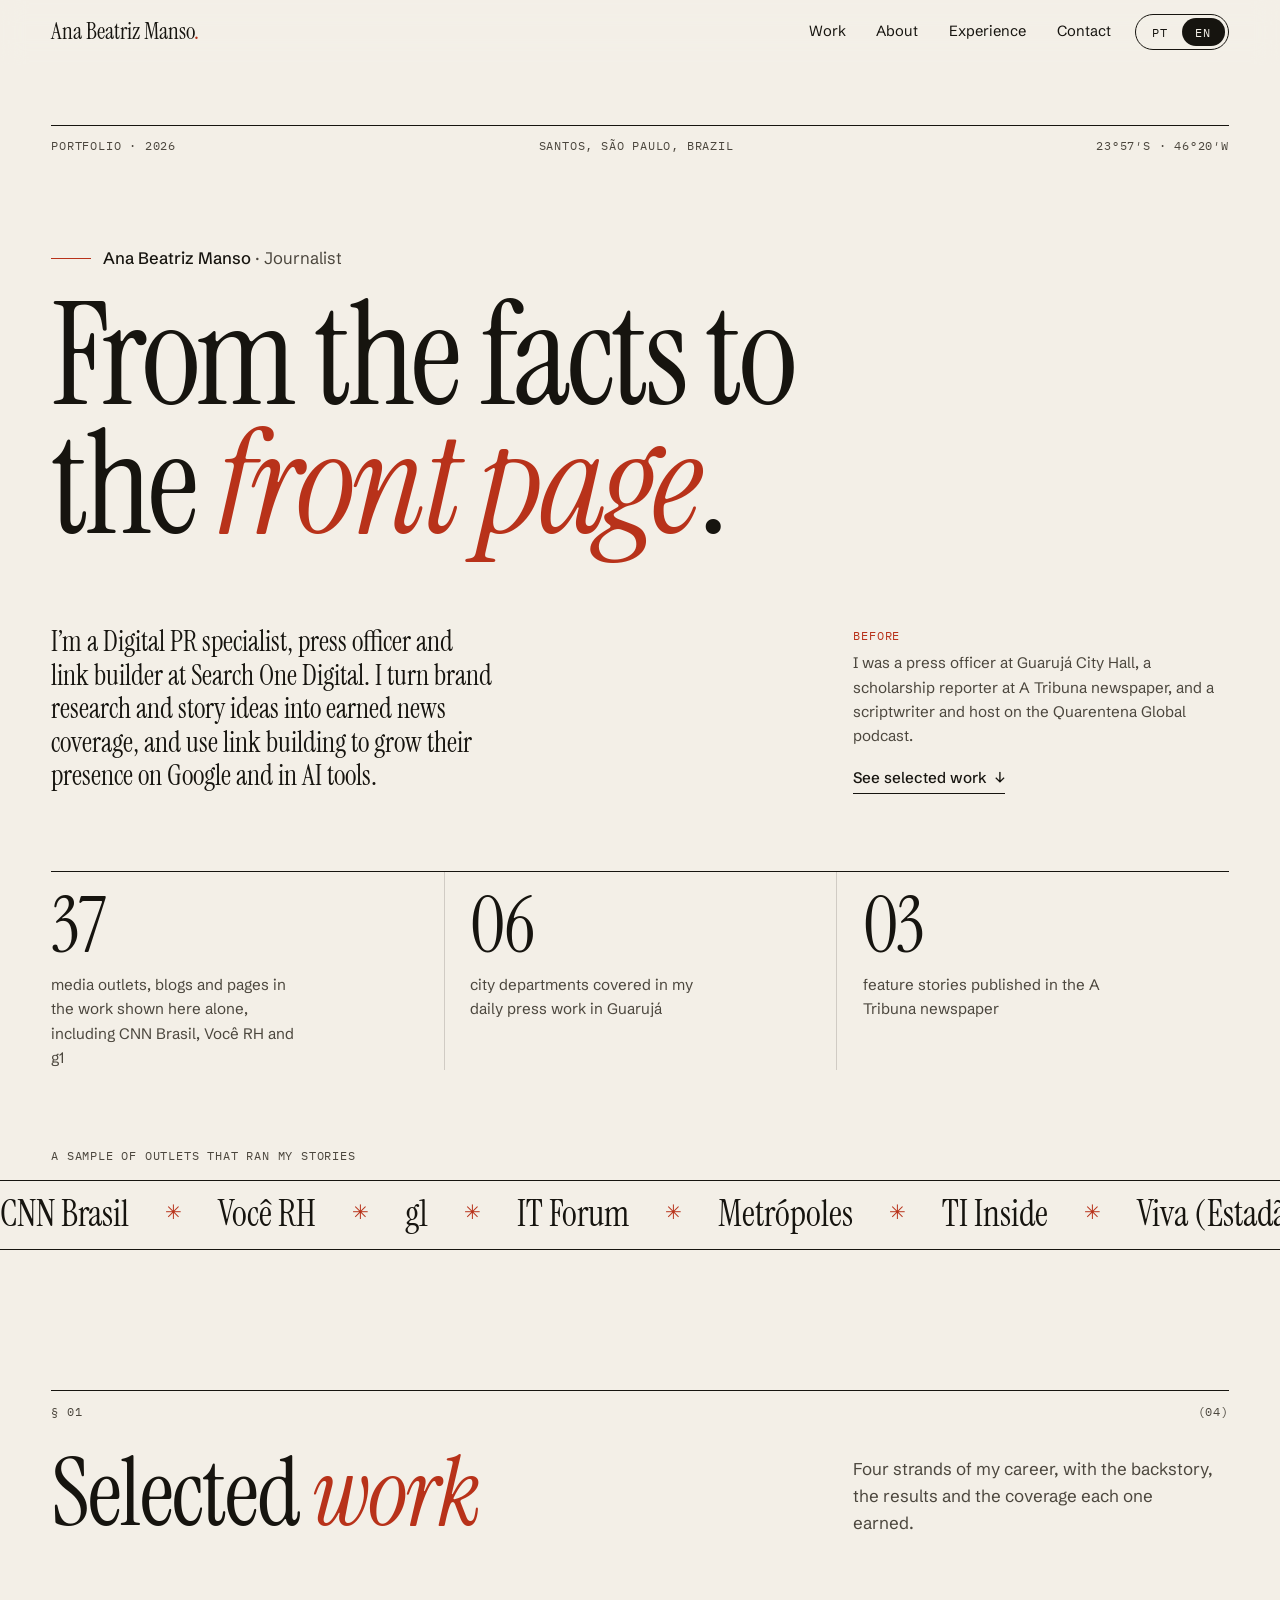
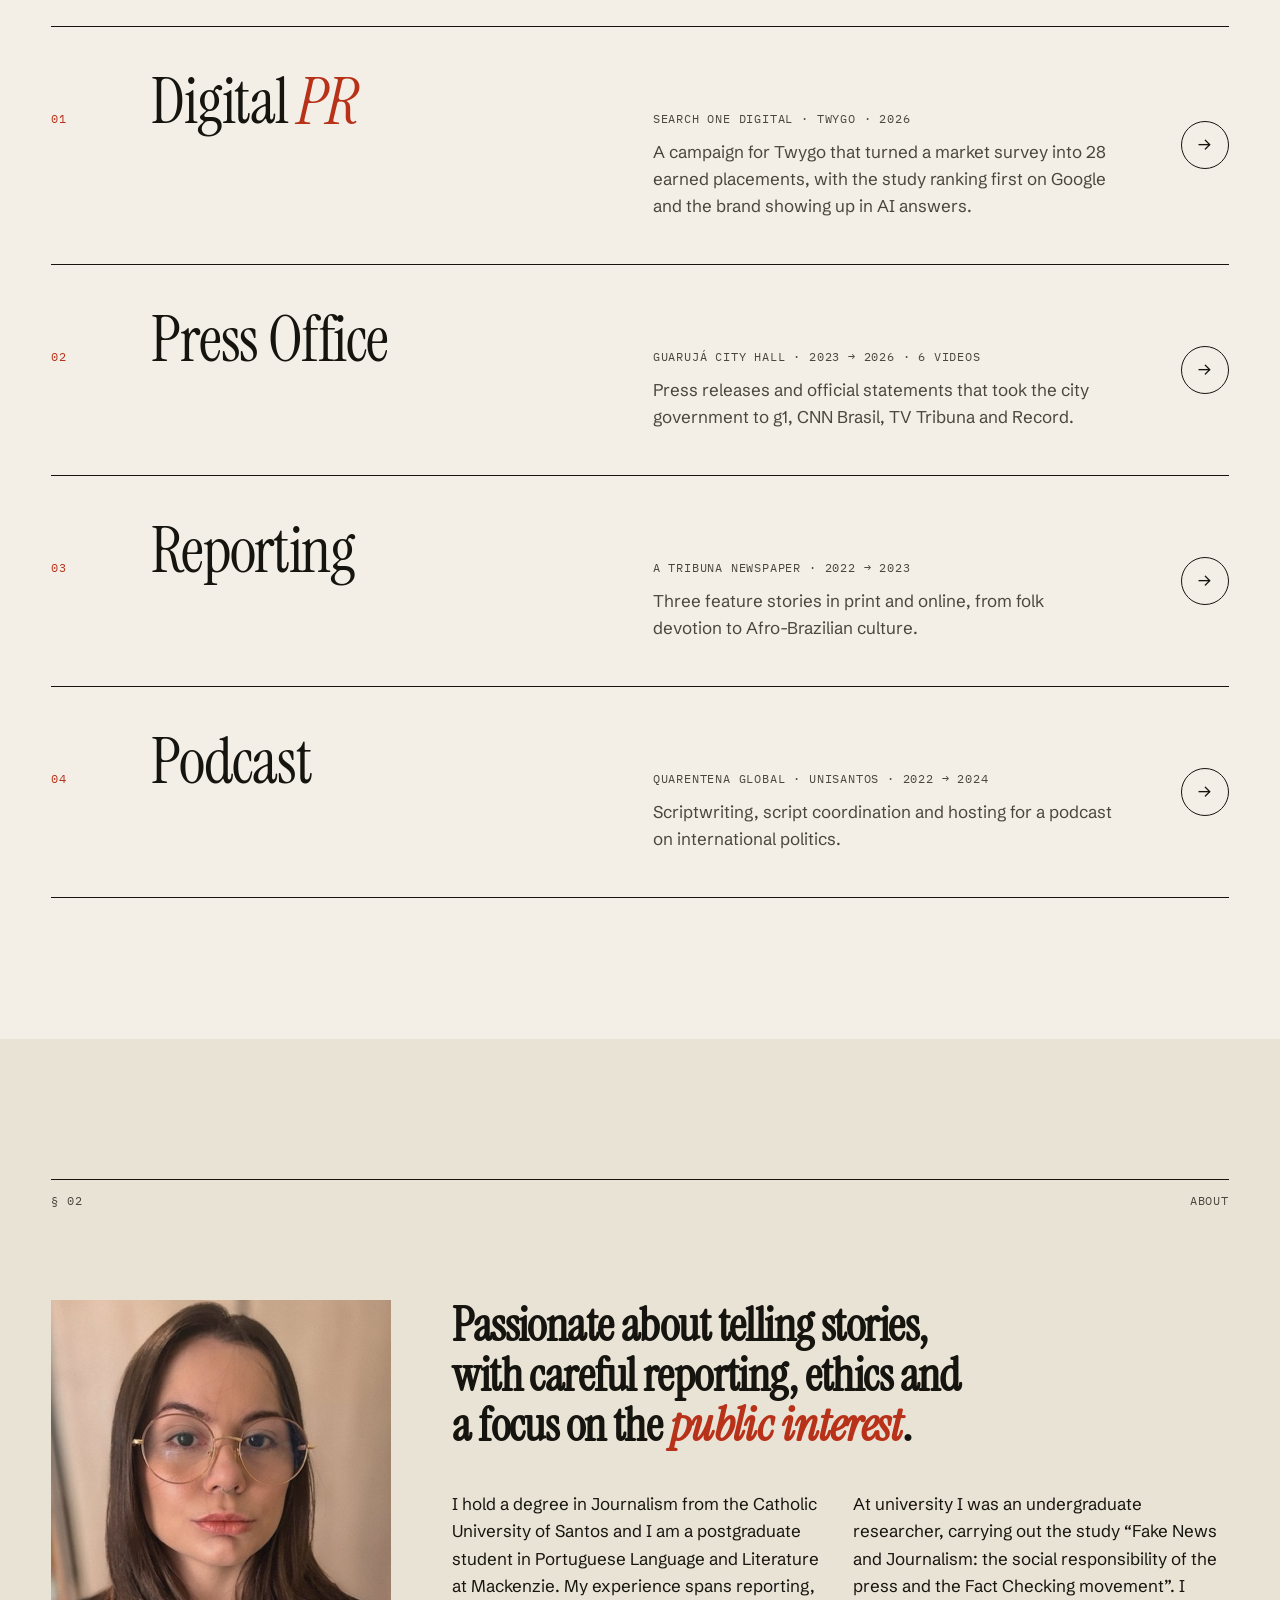
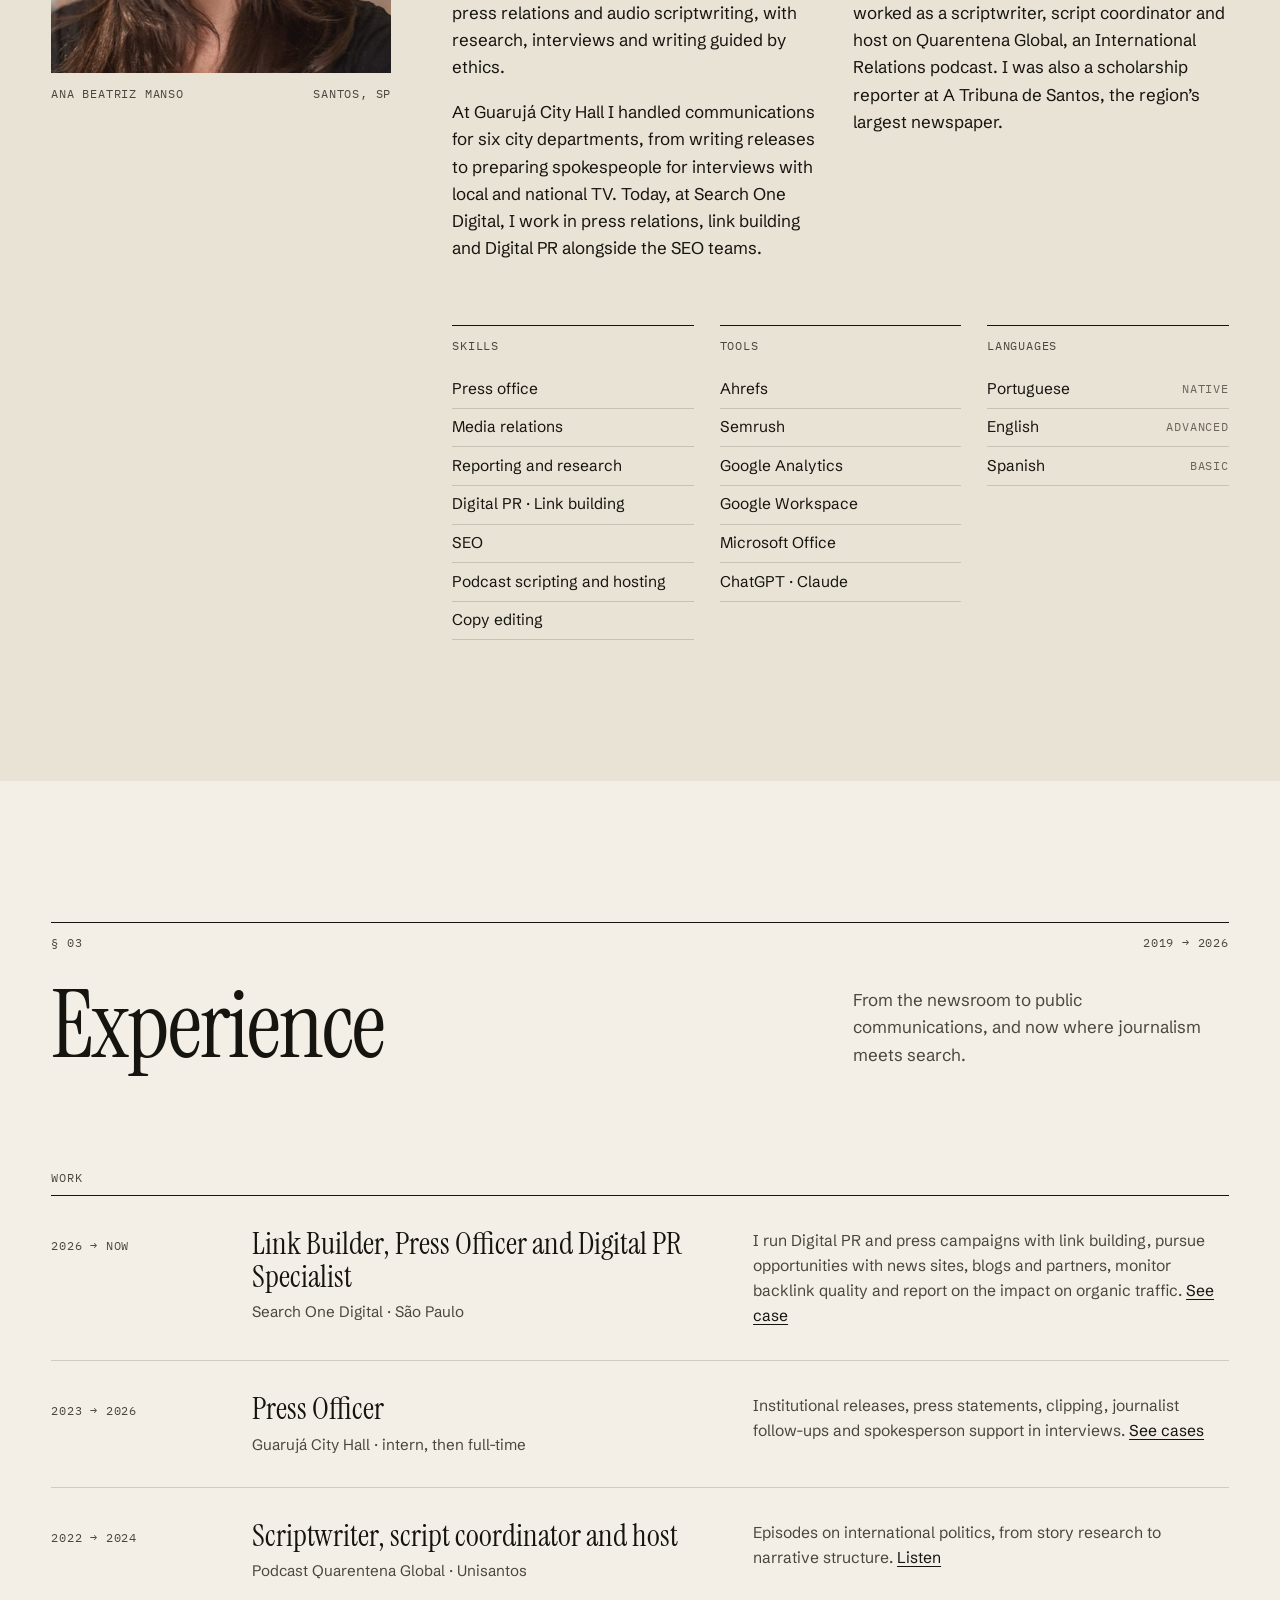
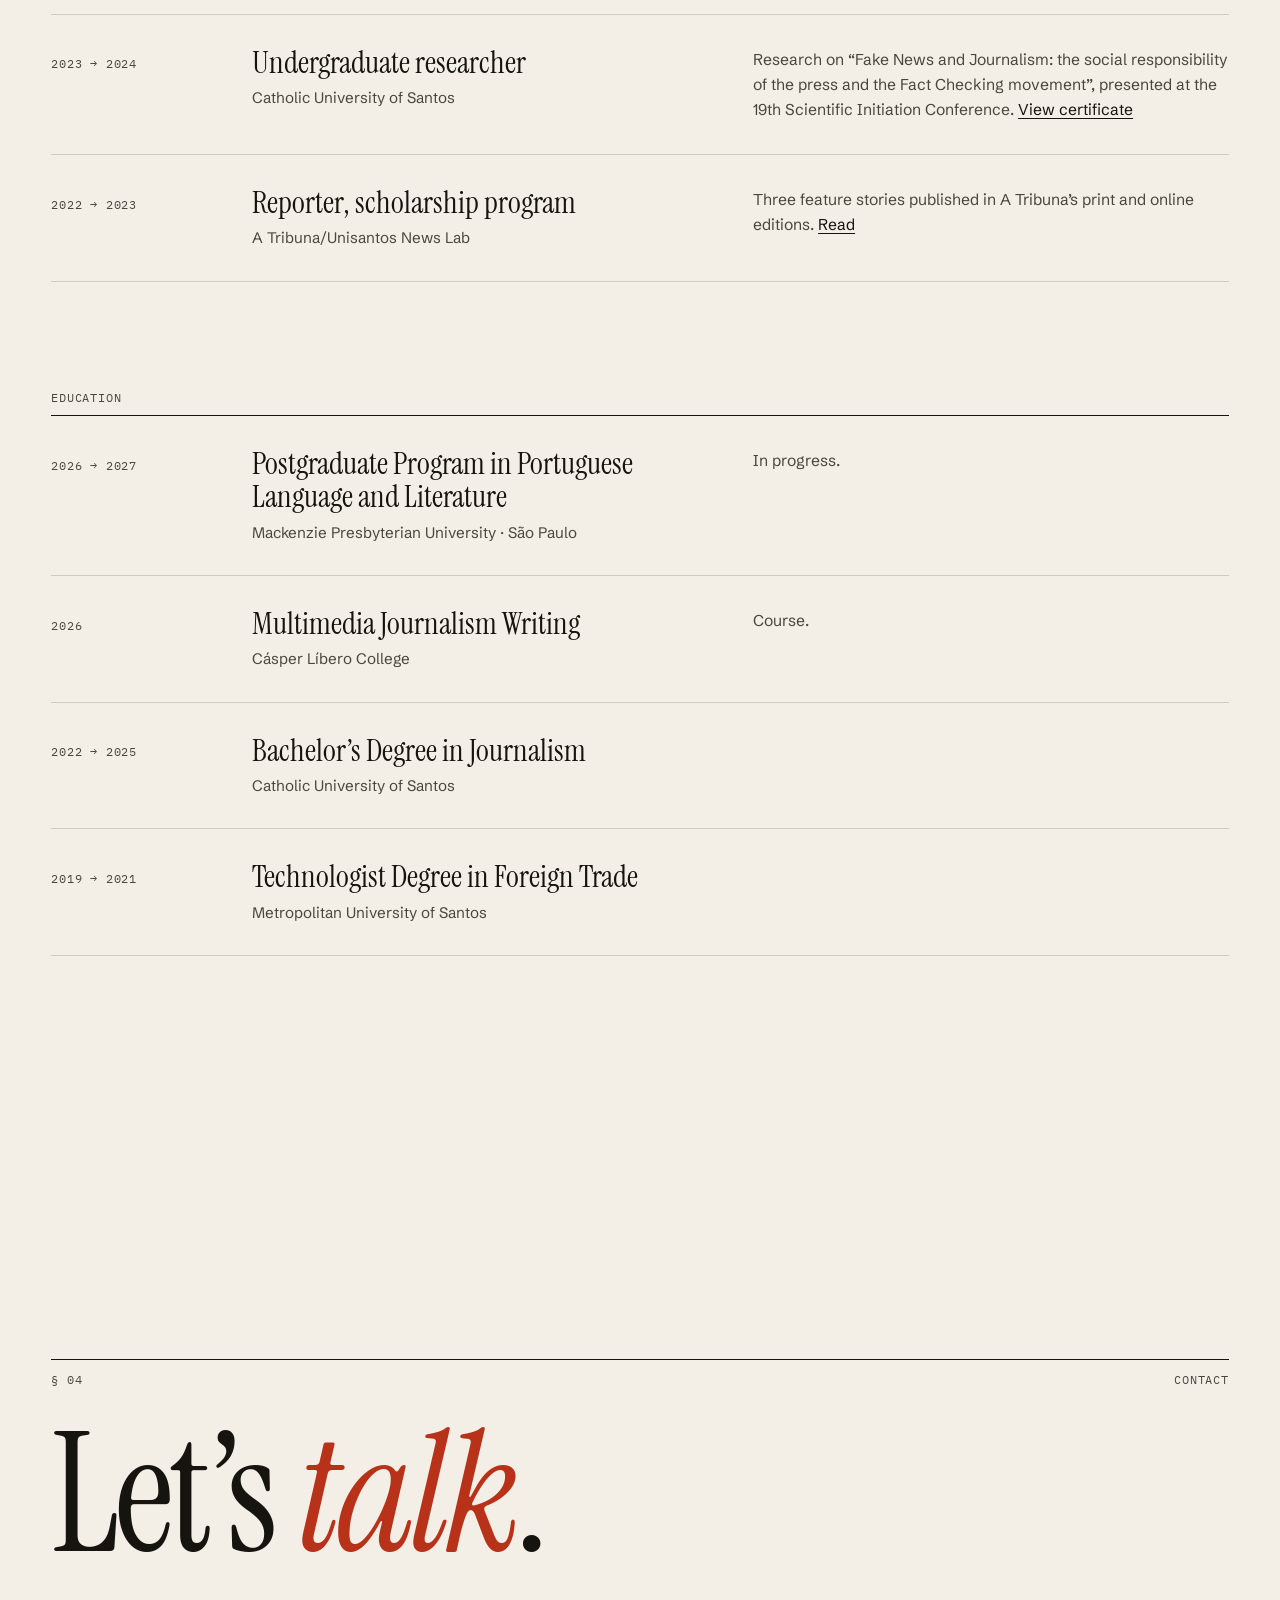
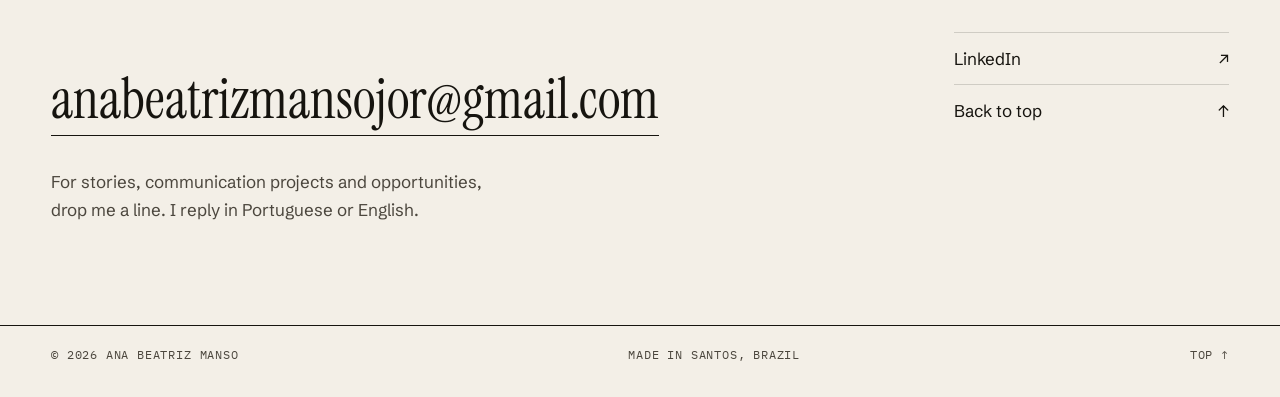
<file: index.html>
<!doctype html>
<html lang="pt-BR" data-lang="pt"
  data-doc-title-pt="Ana Beatriz Manso · Jornalista"
  data-doc-title-en="Ana Beatriz Manso · Journalist">
<head>
  <meta charset="utf-8">
  <meta name="viewport" content="width=device-width, initial-scale=1">
  <title>Ana Beatriz Manso · Jornalista</title>
  <meta name="description"
    content="Portfólio de Ana Beatriz Manso, jornalista em Santos (SP). Digital PR, assessoria de imprensa, reportagem e podcast."
    data-pt="Portfólio de Ana Beatriz Manso, jornalista em Santos (SP). Digital PR, assessoria de imprensa, reportagem e podcast."
    data-en="Portfolio of Ana Beatriz Manso, a journalist based in Santos, Brazil. Digital PR, press office, reporting and podcasting.">
  <meta name="theme-color" content="#f3efe7" media="(prefers-color-scheme: light)">
  <meta name="theme-color" content="#12110e" media="(prefers-color-scheme: dark)">
  <link rel="canonical" href="https://www.manso-portfolio.com/">
  <link rel="alternate" hreflang="pt-BR" href="https://www.manso-portfolio.com/?lang=pt">
  <link rel="alternate" hreflang="en" href="https://www.manso-portfolio.com/?lang=en">
  <meta property="og:type" content="website">
  <meta property="og:title" content="Ana Beatriz Manso · Jornalista">
  <meta property="og:description" content="Digital PR, assessoria de imprensa, reportagem e podcast.">
  <meta property="og:url" content="https://www.manso-portfolio.com/">
  <meta property="og:locale" content="pt_BR">
  <meta property="og:locale:alternate" content="en_US">
  <link rel="icon" href="data:image/svg+xml,%3Csvg xmlns='http://www.w3.org/2000/svg' viewBox='0 0 64 64'%3E%3Crect width='64' height='64' rx='14' fill='%2316140f'/%3E%3Ctext x='32' y='46' text-anchor='middle' font-family='Georgia,serif' font-style='italic' font-size='42' fill='%23f3efe7'%3EM%3C/text%3E%3C/svg%3E">
  <script>
    !function(){var d=document.documentElement,l=null;d.className+=" js";try{l=new URLSearchParams(location.search).get("lang")}catch(e){}if(l!=="pt"&&l!=="en"){try{l=localStorage.getItem("abm-lang")}catch(e){}}if(l!=="pt"&&l!=="en"){l=/^pt/i.test(navigator.language||"pt")?"pt":"en"}d.setAttribute("data-lang",l);d.lang=l==="en"?"en":"pt-BR"}();
  </script>
  <link rel="preconnect" href="https://fonts.googleapis.com">
  <link rel="preconnect" href="https://fonts.gstatic.com" crossorigin>
  <link rel="stylesheet" href="https://fonts.googleapis.com/css2?family=IBM+Plex+Mono:wght@400;500&family=Instrument+Serif:ital@0;1&family=Schibsted+Grotesk:ital,wght@0,400..700;1,400..700&display=swap">
  <link rel="stylesheet" href="assets/style.css">
  <script src="assets/main.js" defer></script>
  <script type="application/ld+json">
  {
    "@context": "https://schema.org",
    "@type": "Person",
    "name": "Ana Beatriz Manso",
    "jobTitle": "Jornalista",
    "url": "https://www.manso-portfolio.com/",
    "email": "mailto:anabeatrizmansojor@gmail.com",
    "address": { "@type": "PostalAddress", "addressLocality": "Santos", "addressRegion": "SP", "addressCountry": "BR" },
    "alumniOf": [
      { "@type": "CollegeOrUniversity", "name": "Universidade Católica de Santos" },
      { "@type": "CollegeOrUniversity", "name": "Universidade Metropolitana de Santos" }
    ],
    "worksFor": { "@type": "Organization", "name": "Search One Digital" },
    "knowsLanguage": ["pt-BR", "en", "es"],
    "sameAs": ["https://www.linkedin.com/in/ana-beatriz-manso-5119b9244/"]
  }
  </script>
</head>
<body>
  <a class="skip-link" href="#conteudo"><span lang="pt-BR">Pular para o conteúdo</span><span lang="en">Skip to content</span></a>

  <header class="site-header" data-header>
    <div class="wrap header-inner">
      <a class="brand" href="#top">Ana Beatriz Manso<span class="dot">.</span></a>
      <nav class="nav" data-label-pt="Principal" data-label-en="Main" aria-label="Principal">
        <a href="#trabalhos"><span lang="pt-BR">Trabalhos</span><span lang="en">Work</span></a>
        <a href="#sobre"><span lang="pt-BR">Sobre</span><span lang="en">About</span></a>
        <a href="#trajetoria"><span lang="pt-BR">Trajetória</span><span lang="en">Experience</span></a>
        <a href="#contato"><span lang="pt-BR">Contato</span><span lang="en">Contact</span></a>
      </nav>
      <div class="lang-tabs" role="group" aria-label="Idioma / Language">
        <button type="button" data-set-lang="pt" aria-pressed="true" title="Português">PT</button>
        <button type="button" data-set-lang="en" aria-pressed="false" title="English">EN</button>
      </div>
      <button type="button" class="menu-btn" aria-expanded="false" aria-controls="mobile-menu">Menu</button>
    </div>
  </header>

  <div class="mobile-menu" id="mobile-menu" hidden>
    <nav data-label-pt="Menu" data-label-en="Menu" aria-label="Menu">
      <a href="#trabalhos"><span lang="pt-BR">Trabalhos</span><span lang="en">Work</span></a>
      <a href="#sobre"><span lang="pt-BR">Sobre</span><span lang="en">About</span></a>
      <a href="#trajetoria"><span lang="pt-BR">Trajetória</span><span lang="en">Experience</span></a>
      <a href="#contato"><span lang="pt-BR">Contato</span><span lang="en">Contact</span></a>
    </nav>
    <p class="mono">anabeatrizmansojor@gmail.com</p>
  </div>

  <main id="conteudo">
    <!-- HERO -->
    <section class="hero" id="top">
      <div class="wrap">
        <p class="dateline mono">
          <span><span lang="pt-BR">Portfólio</span><span lang="en">Portfolio</span> · 2026</span>
          <span><span lang="pt-BR">Santos, São Paulo, Brasil</span><span lang="en">Santos, São Paulo, Brazil</span></span>
          <span>23°57′S · 46°20′W</span>
        </p>

        <h1 class="hero-name"><span>Ana Beatriz Manso<span class="visually-hidden">,</span> <span class="role"><span lang="pt-BR">· Jornalista</span><span lang="en">· Journalist</span></span></span></h1>

        <p class="hero-title reveal">
          <span lang="pt-BR">Da apuração à <em>manchete</em>.</span>
          <span lang="en">From the facts to the <em>front page</em>.</span>
        </p>

        <div class="hero-foot">
          <p class="hero-lede reveal">
            <span lang="pt-BR">Sou Digital PR, assessora de imprensa e link builder na Search One Digital. Transformo pesquisas e pautas de marcas em notícia espontânea na imprensa e uso o link building para ampliar a presença delas no Google e nas ferramentas de IA.</span>
            <span lang="en">I’m a Digital PR specialist, press officer and link builder at Search One Digital. I turn brand research and story ideas into earned news coverage, and use link building to grow their presence on Google and in AI tools.</span>
          </p>
          <p class="hero-now reveal">
            <span class="mono"><span lang="pt-BR">Antes</span><span lang="en">Before</span></span>
            <span lang="pt-BR">Fui assessora de imprensa da Prefeitura de Guarujá, repórter bolsista no jornal A Tribuna e roteirista e apresentadora do podcast Quarentena Global.</span>
            <span lang="en">I was a press officer at Guarujá City Hall, a scholarship reporter at A Tribuna newspaper, and a scriptwriter and host on the Quarentena Global podcast.</span>
            <br>
            <a href="#trabalhos"><span lang="pt-BR">Ver trabalhos selecionados</span><span lang="en">See selected work</span> <span class="arrow" aria-hidden="true">↓</span></a>
          </p>
        </div>

        <dl class="facts reveal">
          <div class="fact">
            <dt data-count="37">37</dt>
            <dd><span lang="pt-BR">veículos, blogs e perfis só nos trabalhos deste portfólio, entre eles CNN Brasil, Você RH e g1</span><span lang="en">media outlets, blogs and pages in the work shown here alone, including CNN Brasil, Você RH and g1</span></dd>
          </div>
          <div class="fact">
            <dt data-count="06">06</dt>
            <dd><span lang="pt-BR">secretarias municipais na minha cobertura diária em Guarujá</span><span lang="en">city departments covered in my daily press work in Guarujá</span></dd>
          </div>
          <div class="fact">
            <dt data-count="03">03</dt>
            <dd><span lang="pt-BR">reportagens especiais publicadas no jornal A Tribuna</span><span lang="en">feature stories published in the A Tribuna newspaper</span></dd>
          </div>
        </dl>
      </div>
    </section>

    <!-- VEÍCULOS -->
    <section aria-labelledby="ticker-label">
      <div class="wrap">
        <p class="ticker-label mono" id="ticker-label"><span lang="pt-BR">Uma amostra dos veículos que publicaram minhas pautas</span><span lang="en">A sample of outlets that ran my stories</span></p>
      </div>
      <div class="ticker">
        <div class="ticker-track">
          <ul class="ticker-group">
            <li>CNN Brasil</li>
            <li>Você RH</li>
            <li>g1</li>
            <li>IT Forum</li>
            <li>Metrópoles</li>
            <li>TI Inside</li>
            <li>Viva (Estadão)</li>
            <li>TV Tribuna</li>
            <li>RH pra Você</li>
            <li>Record TV Litoral e Vale</li>
            <li>Gestão RH</li>
            <li>A Tribuna</li>
            <li>Portal Radar</li>
            <li>Diário do Litoral</li>
            <li>Jornal da Orla</li>
            <li>Gazeta de São Paulo</li>
          </ul>
          <ul class="ticker-group" aria-hidden="true">
            <li>CNN Brasil</li>
            <li>Você RH</li>
            <li>g1</li>
            <li>IT Forum</li>
            <li>Metrópoles</li>
            <li>TI Inside</li>
            <li>Viva (Estadão)</li>
            <li>TV Tribuna</li>
            <li>RH pra Você</li>
            <li>Record TV Litoral e Vale</li>
            <li>Gestão RH</li>
            <li>A Tribuna</li>
            <li>Portal Radar</li>
            <li>Diário do Litoral</li>
            <li>Jornal da Orla</li>
            <li>Gazeta de São Paulo</li>
          </ul>
        </div>
      </div>
    </section>

    <!-- TRABALHOS -->
    <section class="section" id="trabalhos" aria-labelledby="trabalhos-title">
      <div class="wrap">
        <header class="section-head">
          <p class="eyebrow mono"><span>§ 01</span><span>(04)</span></p>
          <h2 class="section-title reveal" id="trabalhos-title">
            <span lang="pt-BR">Trabalhos <em>selecionados</em></span>
            <span lang="en">Selected <em>work</em></span>
          </h2>
          <p class="section-note reveal">
            <span lang="pt-BR">Quatro frentes da minha carreira, com os bastidores, os resultados e a repercussão de cada uma.</span>
            <span lang="en">Four strands of my career, with the backstory, the results and the coverage each one earned.</span>
          </p>
        </header>

        <ol class="work-index">
          <li class="work-row reveal">
            <span class="work-num mono">01</span>
            <h3 class="work-title"><a href="digital-pr.html">Digital <em>PR</em></a></h3>
            <div class="work-body">
              <p class="work-meta mono">Search One Digital · Twygo · 2026</p>
              <p class="work-desc">
                <span lang="pt-BR">Campanha para a Twygo que transformou uma pesquisa de mercado em 28 publicações espontâneas, com o estudo em primeiro lugar no Google e a marca presente nas respostas de IA.</span>
                <span lang="en">A campaign for Twygo that turned a market survey into 28 earned placements, with the study ranking first on Google and the brand showing up in AI answers.</span>
              </p>
            </div>
            <span class="work-arrow" aria-hidden="true">→</span>
          </li>

          <li class="work-row reveal">
            <span class="work-num mono">02</span>
            <h3 class="work-title"><a href="assessoria-de-imprensa.html"><span lang="pt-BR">Assessoria de Imprensa</span><span lang="en">Press Office</span></a></h3>
            <div class="work-body">
              <p class="work-meta mono"><span lang="pt-BR">Prefeitura de Guarujá</span><span lang="en">Guarujá City Hall</span> · 2023 → 2026 · <span lang="pt-BR">6 vídeos</span><span lang="en">6 videos</span></p>
              <p class="work-desc">
                <span lang="pt-BR">Releases e respostas institucionais que levaram a gestão municipal ao g1, à CNN Brasil, à TV Tribuna e à Record.</span>
                <span lang="en">Press releases and official statements that took the city government to g1, CNN Brasil, TV Tribuna and Record.</span>
              </p>
            </div>
            <span class="work-arrow" aria-hidden="true">→</span>
          </li>

          <li class="work-row reveal">
            <span class="work-num mono">03</span>
            <h3 class="work-title"><a href="reportagem.html"><span lang="pt-BR">Reportagem</span><span lang="en">Reporting</span></a></h3>
            <div class="work-body">
              <p class="work-meta mono"><span lang="pt-BR">Jornal A Tribuna</span><span lang="en">A Tribuna newspaper</span> · 2022 → 2023</p>
              <p class="work-desc">
                <span lang="pt-BR">Três reportagens especiais nas edições impressa e digital, da devoção popular à cultura afro-brasileira.</span>
                <span lang="en">Three feature stories in print and online, from folk devotion to Afro-Brazilian culture.</span>
              </p>
            </div>
            <span class="work-arrow" aria-hidden="true">→</span>
          </li>

          <li class="work-row reveal">
            <span class="work-num mono">04</span>
            <h3 class="work-title"><a href="podcast.html">Podcast</a></h3>
            <div class="work-body">
              <p class="work-meta mono">Quarentena Global · Unisantos · 2022 → 2024</p>
              <p class="work-desc">
                <span lang="pt-BR">Roteiro, coordenação de roteiros e apresentação de um podcast sobre política internacional.</span>
                <span lang="en">Scriptwriting, script coordination and hosting for a podcast on international politics.</span>
              </p>
            </div>
            <span class="work-arrow" aria-hidden="true">→</span>
          </li>
        </ol>
      </div>
    </section>

    <!-- SOBRE -->
    <section class="section about" id="sobre" aria-labelledby="sobre-title">
      <div class="wrap">
        <header class="section-head">
          <p class="eyebrow mono"><span>§ 02</span><span lang="pt-BR">Sobre</span><span lang="en">About</span></p>
        </header>
        <div class="about-grid">
          <figure class="about-portrait reveal">
            <img src="assets/img/ana-beatriz-manso.jpg" width="373" height="373"
              data-alt-pt="Retrato de Ana Beatriz Manso, de cabelos castanhos e óculos de armação dourada"
              data-alt-en="Portrait of Ana Beatriz Manso, with brown hair and gold-rimmed glasses"
              alt="Retrato de Ana Beatriz Manso, de cabelos castanhos e óculos de armação dourada">
            <figcaption class="mono"><span>Ana Beatriz Manso</span><span>Santos, SP</span></figcaption>
          </figure>

          <div class="about-body">
            <h2 class="about-statement reveal" id="sobre-title">
              <span lang="pt-BR">Apaixonada por contar histórias, com apuração cuidadosa, ética e foco no <em>interesse público</em>.</span>
              <span lang="en">Passionate about telling stories, with careful reporting, ethics and a focus on the <em>public interest</em>.</span>
            </h2>

            <div class="about-text reveal">
              <p lang="pt-BR">Sou jornalista formada pela Universidade Católica de Santos e pós-graduanda em Língua Portuguesa e Literatura pelo Mackenzie. Tenho experiência em reportagem, assessoria de imprensa e roteiro para mídia sonora, com apuração, entrevistas e redação orientadas pela ética.</p>
              <p lang="en">I hold a degree in Journalism from the Catholic University of Santos and I am a postgraduate student in Portuguese Language and Literature at Mackenzie. My experience spans reporting, press relations and audio scriptwriting, with research, interviews and writing guided by ethics.</p>
              <p lang="pt-BR">Na Prefeitura de Guarujá, cuidei da comunicação de seis secretarias, do release ao acompanhamento de porta-vozes em entrevistas para emissoras locais e nacionais. Hoje, na Search One Digital, trabalho com assessoria de imprensa, link building e digital PR ao lado das equipes de SEO.</p>
              <p lang="en">At Guarujá City Hall I handled communications for six city departments, from writing releases to preparing spokespeople for interviews with local and national TV. Today, at Search One Digital, I work in press relations, link building and Digital PR alongside the SEO teams.</p>
              <p lang="pt-BR">Na universidade, fui aluna-pesquisadora, realizando a pesquisa científica “Fake News e Jornalismo: a responsabilidade social da imprensa e o movimento Fact Checking”. Atuei como roteirista, coordenadora de roteiros e apresentadora no podcast de Relações Internacionais, Quarentena Global. Além disso, fui repórter bolsista no maior jornal da região, o A Tribuna de Santos.</p>
              <p lang="en">At university I was an undergraduate researcher, carrying out the study “Fake News and Journalism: the social responsibility of the press and the Fact Checking movement”. I worked as a scriptwriter, script coordinator and host on Quarentena Global, an International Relations podcast. I was also a scholarship reporter at A Tribuna de Santos, the region’s largest newspaper.</p>
            </div>

            <div class="about-lists reveal">
              <div>
                <h3 class="mono"><span lang="pt-BR">Competências</span><span lang="en">Skills</span></h3>
                <ul>
                  <li><span lang="pt-BR">Assessoria de imprensa</span><span lang="en">Press office</span></li>
                  <li><span lang="pt-BR">Relacionamento com a imprensa</span><span lang="en">Media relations</span></li>
                  <li><span lang="pt-BR">Reportagem e apuração</span><span lang="en">Reporting and research</span></li>
                  <li>Digital PR · Link building</li>
                  <li>SEO</li>
                  <li><span lang="pt-BR">Roteiro e apresentação de podcast</span><span lang="en">Podcast scripting and hosting</span></li>
                  <li><span lang="pt-BR">Revisão de textos</span><span lang="en">Copy editing</span></li>
                </ul>
              </div>
              <div>
                <h3 class="mono"><span lang="pt-BR">Ferramentas</span><span lang="en">Tools</span></h3>
                <ul>
                  <li>Ahrefs</li>
                  <li>Semrush</li>
                  <li>Google Analytics</li>
                  <li>Google Workspace</li>
                  <li><span lang="pt-BR">Pacote Office</span><span lang="en">Microsoft Office</span></li>
                  <li>ChatGPT · Claude</li>
                </ul>
              </div>
              <div>
                <h3 class="mono"><span lang="pt-BR">Idiomas</span><span lang="en">Languages</span></h3>
                <ul>
                  <li><span lang="pt-BR">Português</span><span lang="en">Portuguese</span> <span class="mono"><span lang="pt-BR">Nativo</span><span lang="en">Native</span></span></li>
                  <li><span lang="pt-BR">Inglês</span><span lang="en">English</span> <span class="mono"><span lang="pt-BR">Avançado</span><span lang="en">Advanced</span></span></li>
                  <li><span lang="pt-BR">Espanhol</span><span lang="en">Spanish</span> <span class="mono"><span lang="pt-BR">Básico</span><span lang="en">Basic</span></span></li>
                </ul>
              </div>
            </div>
          </div>
        </div>
      </div>
    </section>

    <!-- TRAJETÓRIA -->
    <section class="section" id="trajetoria" aria-labelledby="trajetoria-title">
      <div class="wrap">
        <header class="section-head">
          <p class="eyebrow mono"><span>§ 03</span><span>2019 → 2026</span></p>
          <h2 class="section-title reveal" id="trajetoria-title">
            <span lang="pt-BR">Trajetória</span>
            <span lang="en">Experience</span>
          </h2>
          <p class="section-note reveal">
            <span lang="pt-BR">Da redação do jornal à comunicação pública, e agora ao encontro entre jornalismo e busca.</span>
            <span lang="en">From the newsroom to public communications, and now where journalism meets search.</span>
          </p>
        </header>

        <h3 class="tl-heading mono"><span lang="pt-BR">Experiência</span><span lang="en">Work</span></h3>
        <ol class="timeline">
          <li class="tl-item reveal">
            <span class="tl-years mono">2026 → <span lang="pt-BR">hoje</span><span lang="en">now</span></span>
            <h4 class="tl-role">
              <span lang="pt-BR">Link Builder, Assessora de Imprensa e Digital PR</span>
              <span lang="en">Link Builder, Press Officer and Digital PR Specialist</span>
              <span class="tl-org">Search One Digital · São Paulo</span>
            </h4>
            <p class="tl-desc">
              <span lang="pt-BR">Conduzo campanhas de Digital PR e assessoria de imprensa com link building, busco oportunidades em portais, blogs e parceiros, monitoro a qualidade do perfil de backlinks e reporto o impacto no tráfego orgânico. <a href="digital-pr.html">Ver caso</a></span>
              <span lang="en">I run Digital PR and press campaigns with link building, pursue opportunities with news sites, blogs and partners, monitor backlink quality and report on the impact on organic traffic. <a href="digital-pr.html">See case</a></span>
            </p>
          </li>
          <li class="tl-item reveal">
            <span class="tl-years mono">2023 → 2026</span>
            <h4 class="tl-role">
              <span lang="pt-BR">Assessora de Imprensa</span>
              <span lang="en">Press Officer</span>
              <span class="tl-org"><span lang="pt-BR">Prefeitura de Guarujá</span><span lang="en">Guarujá City Hall</span> · <span lang="pt-BR">estágio e efetivação</span><span lang="en">intern, then full-time</span></span>
            </h4>
            <p class="tl-desc">
              <span lang="pt-BR">Releases institucionais, respostas à imprensa, clipping, follow-up com jornalistas e apoio a porta-vozes em entrevistas. <a href="assessoria-de-imprensa.html">Ver casos</a></span>
              <span lang="en">Institutional releases, press statements, clipping, journalist follow-ups and spokesperson support in interviews. <a href="assessoria-de-imprensa.html">See cases</a></span>
            </p>
          </li>
          <li class="tl-item reveal">
            <span class="tl-years mono">2022 → 2024</span>
            <h4 class="tl-role">
              <span lang="pt-BR">Roteirista, coordenadora de roteiros e apresentadora</span>
              <span lang="en">Scriptwriter, script coordinator and host</span>
              <span class="tl-org">Podcast Quarentena Global · Unisantos</span>
            </h4>
            <p class="tl-desc">
              <span lang="pt-BR">Episódios sobre política internacional, da pesquisa de pauta à construção narrativa. <a href="podcast.html">Ouvir</a></span>
              <span lang="en">Episodes on international politics, from story research to narrative structure. <a href="podcast.html">Listen</a></span>
            </p>
          </li>
          <li class="tl-item reveal">
            <span class="tl-years mono">2023 → 2024</span>
            <h4 class="tl-role">
              <span lang="pt-BR">Pesquisadora de iniciação científica</span>
              <span lang="en">Undergraduate researcher</span>
              <span class="tl-org"><span lang="pt-BR">Universidade Católica de Santos</span><span lang="en">Catholic University of Santos</span></span>
            </h4>
            <p class="tl-desc">
              <span lang="pt-BR">Pesquisa “Fake News e Jornalismo: a responsabilidade social da imprensa e o movimento Fact Checking”, apresentada na XIX Jornada de Iniciação Científica. <a href="https://drive.google.com/file/d/1CjnT9OLcvXH7vgWNGGtwIlUjl39rzTDM/view?usp=sharing" target="_blank" rel="noopener">Ver certificado</a></span>
              <span lang="en">Research on “Fake News and Journalism: the social responsibility of the press and the Fact Checking movement”, presented at the 19th Scientific Initiation Conference. <a href="https://drive.google.com/file/d/1CjnT9OLcvXH7vgWNGGtwIlUjl39rzTDM/view?usp=sharing" target="_blank" rel="noopener">View certificate</a></span>
            </p>
          </li>
          <li class="tl-item reveal">
            <span class="tl-years mono">2022 → 2023</span>
            <h4 class="tl-role">
              <span lang="pt-BR">Repórter bolsista</span>
              <span lang="en">Reporter, scholarship program</span>
              <span class="tl-org"><span lang="pt-BR">Laboratório de Notícias A Tribuna/Unisantos</span><span lang="en">A Tribuna/Unisantos News Lab</span></span>
            </h4>
            <p class="tl-desc">
              <span lang="pt-BR">Três reportagens especiais publicadas nas edições impressa e digital do A Tribuna. <a href="reportagem.html">Ler</a></span>
              <span lang="en">Three feature stories published in A Tribuna’s print and online editions. <a href="reportagem.html">Read</a></span>
            </p>
          </li>
        </ol>

        <h3 class="tl-heading mono"><span lang="pt-BR">Formação</span><span lang="en">Education</span></h3>
        <ol class="timeline">
          <li class="tl-item reveal">
            <span class="tl-years mono">2026 → 2027</span>
            <h4 class="tl-role">
              <span lang="pt-BR">Pós-graduação em Língua Portuguesa e Literatura</span>
              <span lang="en">Postgraduate Program in Portuguese Language and Literature</span>
              <span class="tl-org"><span lang="pt-BR">Universidade Presbiteriana Mackenzie</span><span lang="en">Mackenzie Presbyterian University</span> · São Paulo</span>
            </h4>
            <p class="tl-desc"><span lang="pt-BR">Em andamento.</span><span lang="en">In progress.</span></p>
          </li>
          <li class="tl-item reveal">
            <span class="tl-years mono">2026</span>
            <h4 class="tl-role">
              <span lang="pt-BR">Produção de texto jornalístico para multimeios</span>
              <span lang="en">Multimedia Journalism Writing</span>
              <span class="tl-org"><span lang="pt-BR">Faculdade Cásper Líbero</span><span lang="en">Cásper Líbero College</span></span>
            </h4>
            <p class="tl-desc"><span lang="pt-BR">Curso.</span><span lang="en">Course.</span></p>
          </li>
          <li class="tl-item reveal">
            <span class="tl-years mono">2022 → 2025</span>
            <h4 class="tl-role">
              <span lang="pt-BR">Bacharelado em Jornalismo</span>
              <span lang="en">Bachelor’s Degree in Journalism</span>
              <span class="tl-org"><span lang="pt-BR">Universidade Católica de Santos</span><span lang="en">Catholic University of Santos</span></span>
            </h4>
            <p class="tl-desc"></p>
          </li>
          <li class="tl-item reveal">
            <span class="tl-years mono">2019 → 2021</span>
            <h4 class="tl-role">
              <span lang="pt-BR">Tecnóloga em Comércio Exterior</span>
              <span lang="en">Technologist Degree in Foreign Trade</span>
              <span class="tl-org"><span lang="pt-BR">Universidade Metropolitana de Santos</span><span lang="en">Metropolitan University of Santos</span></span>
            </h4>
            <p class="tl-desc"></p>
          </li>
        </ol>
      </div>
    </section>

    <!-- CONTATO -->
    <section class="contact" id="contato" aria-labelledby="contato-title">
      <div class="wrap">
        <p class="eyebrow mono"><span>§ 04</span><span lang="pt-BR">Contato</span><span lang="en">Contact</span></p>
        <h2 class="contact-title reveal" id="contato-title">
          <span lang="pt-BR">Vamos <em>conversar</em>.</span>
          <span lang="en">Let’s <em>talk</em>.</span>
        </h2>
        <div class="contact-row">
          <a class="contact-mail reveal" href="mailto:anabeatrizmansojor@gmail.com">anabeatrizmansojor@gmail.com</a>
          <ul class="contact-links reveal">
            <li><a href="https://www.linkedin.com/in/ana-beatriz-manso-5119b9244/" target="_blank" rel="noopener">LinkedIn <span aria-hidden="true">↗</span></a></li>
            <li><a href="#top"><span lang="pt-BR">Voltar ao topo</span><span lang="en">Back to top</span> <span aria-hidden="true">↑</span></a></li>
          </ul>
          <p class="contact-note reveal">
            <span lang="pt-BR">Para pautas, projetos de comunicação e oportunidades, escreva para mim. Respondo em português ou inglês.</span>
            <span lang="en">For stories, communication projects and opportunities, drop me a line. I reply in Portuguese or English.</span>
          </p>
        </div>
      </div>
    </section>
  </main>

  <footer class="site-footer">
    <div class="wrap footer-inner mono">
      <span>© <span data-year>2026</span> Ana Beatriz Manso</span>
      <span lang="pt-BR">Feito em Santos, SP</span><span lang="en">Made in Santos, Brazil</span>
      <a href="#top"><span lang="pt-BR">Topo</span><span lang="en">Top</span> ↑</a>
    </div>
  </footer>
</body>
</html>
</file>
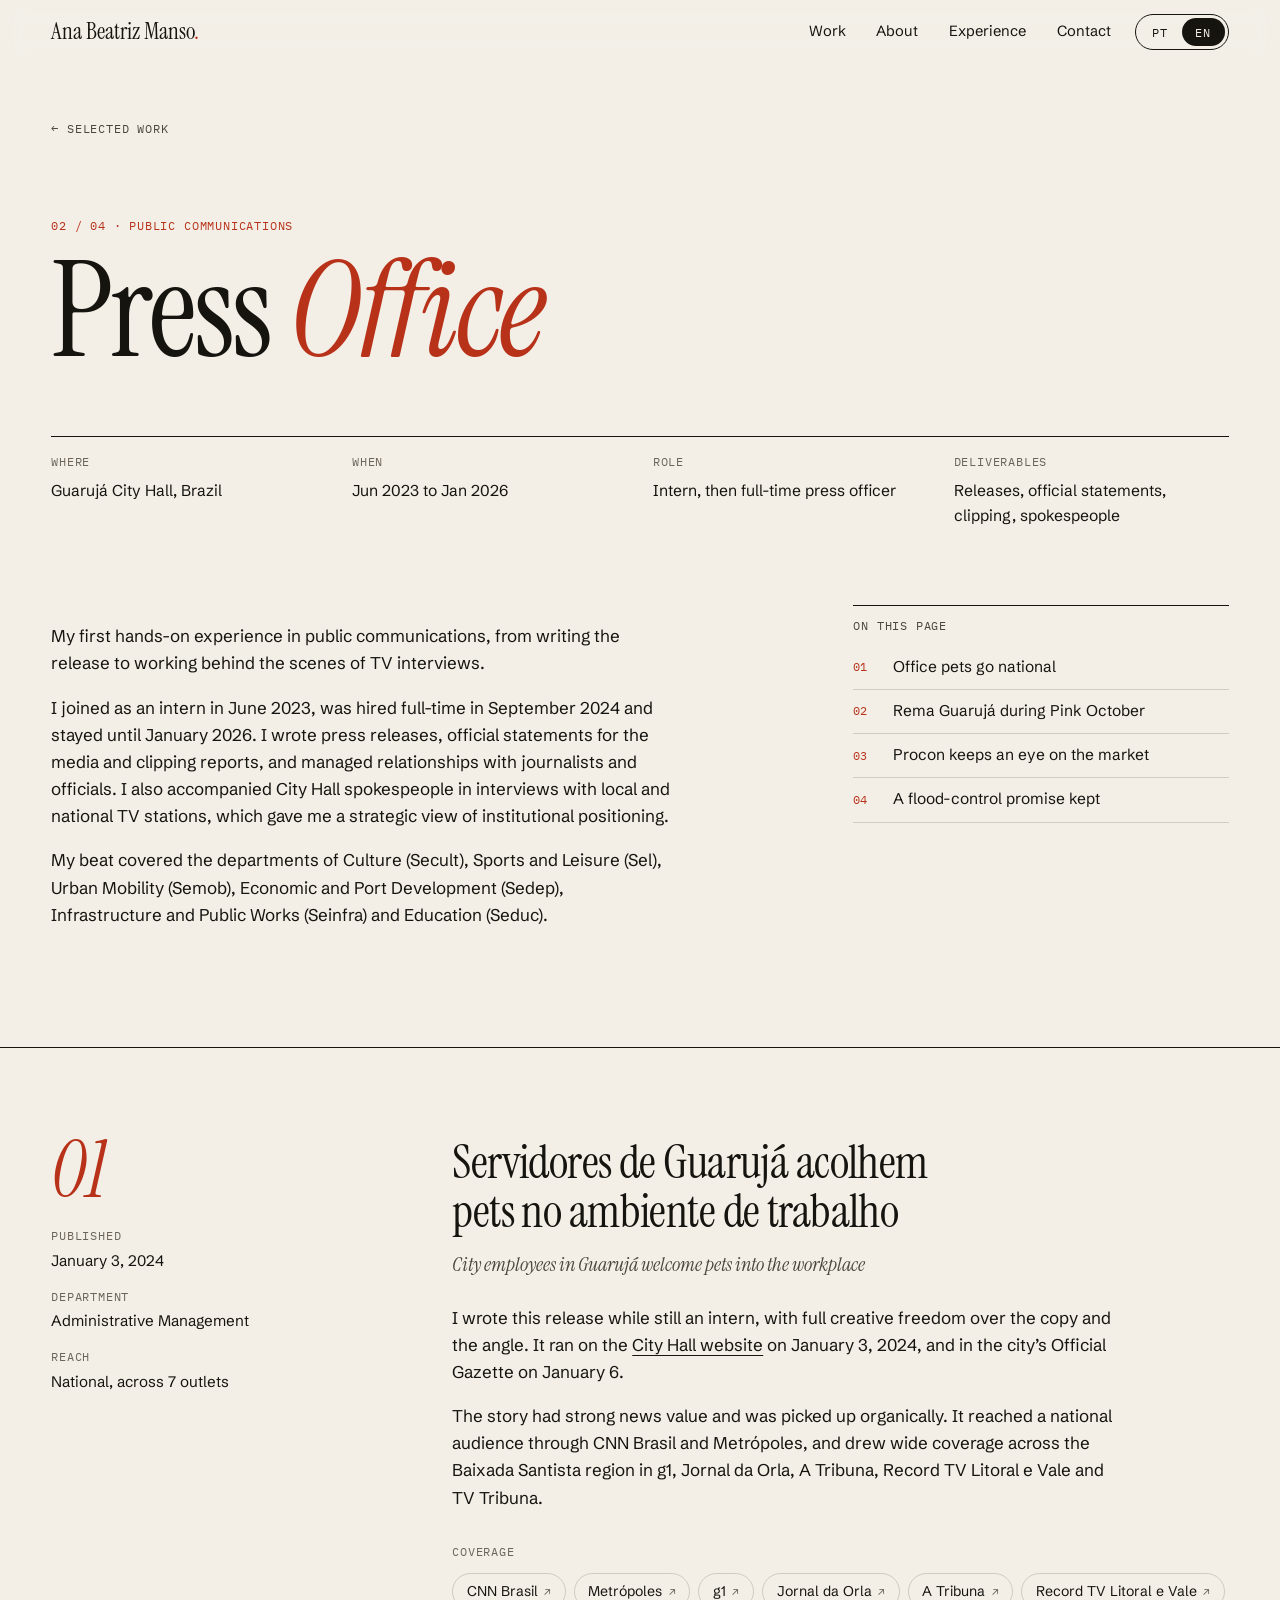
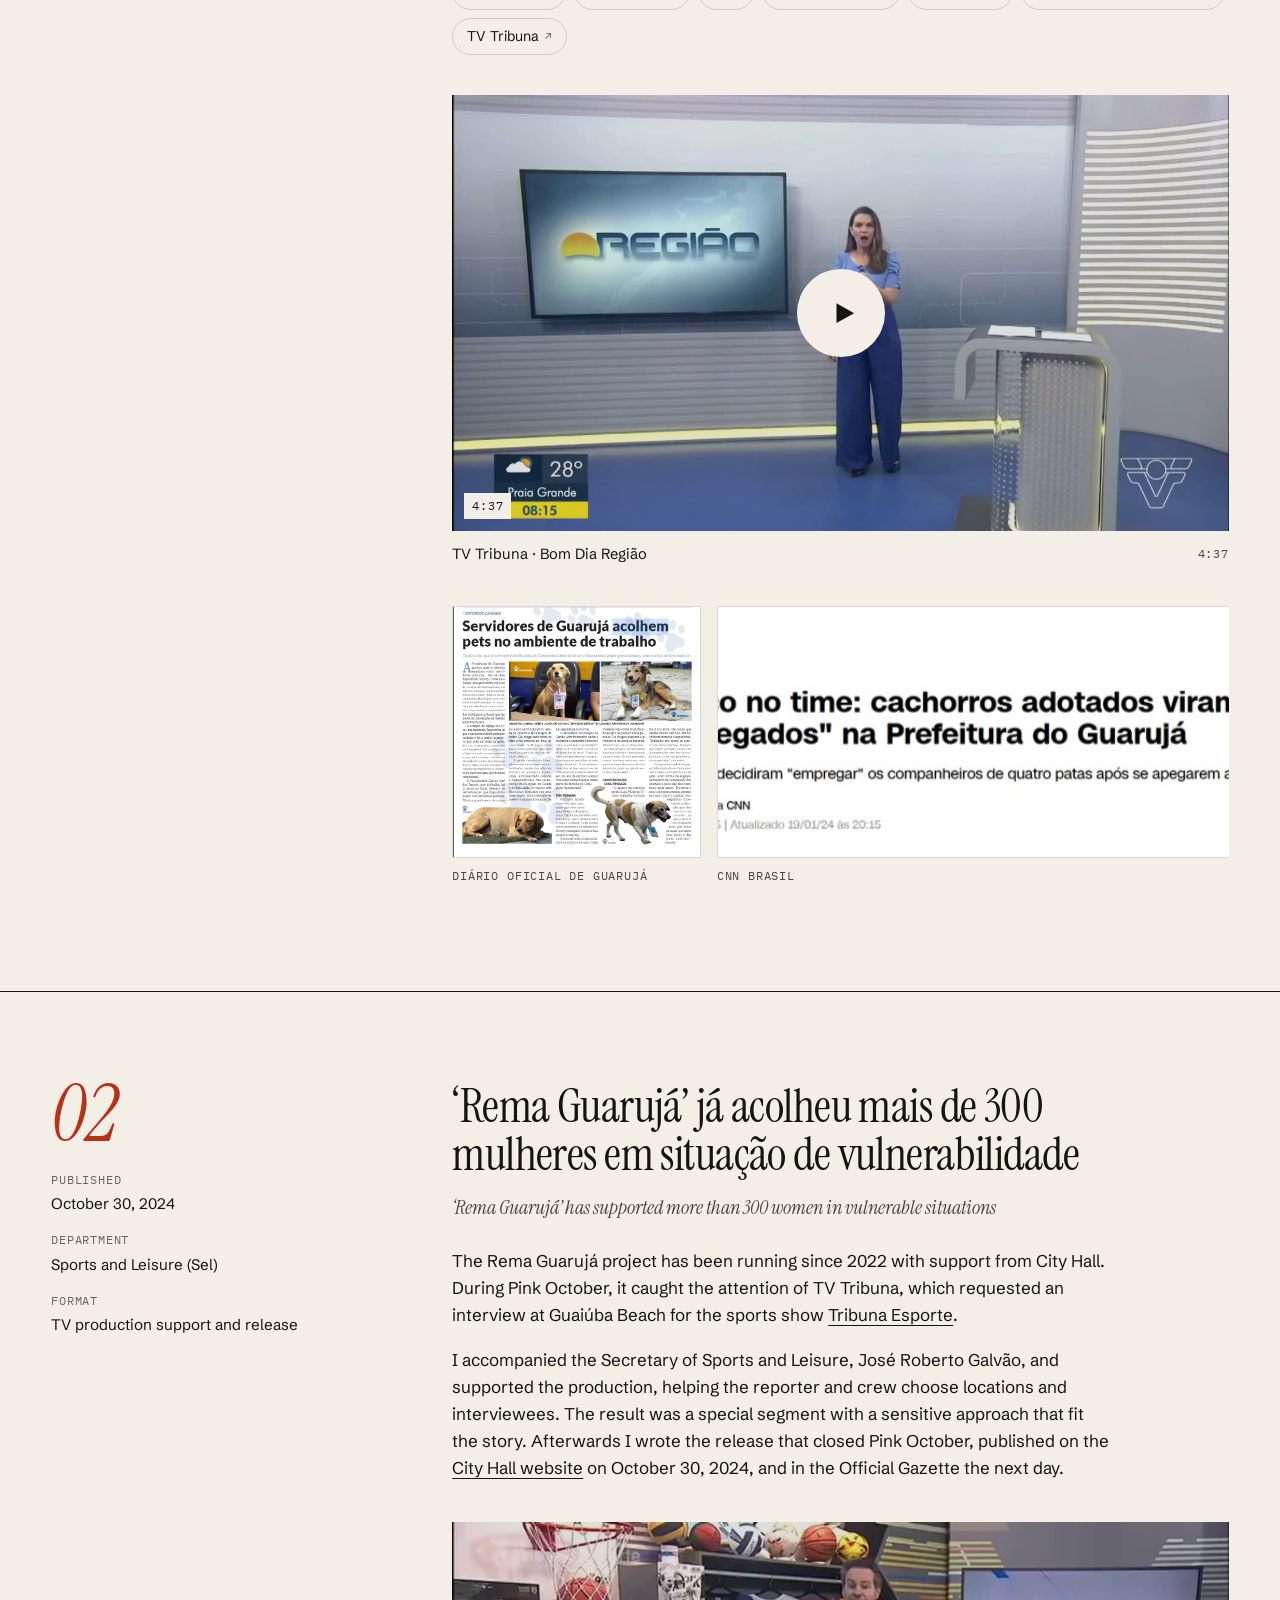
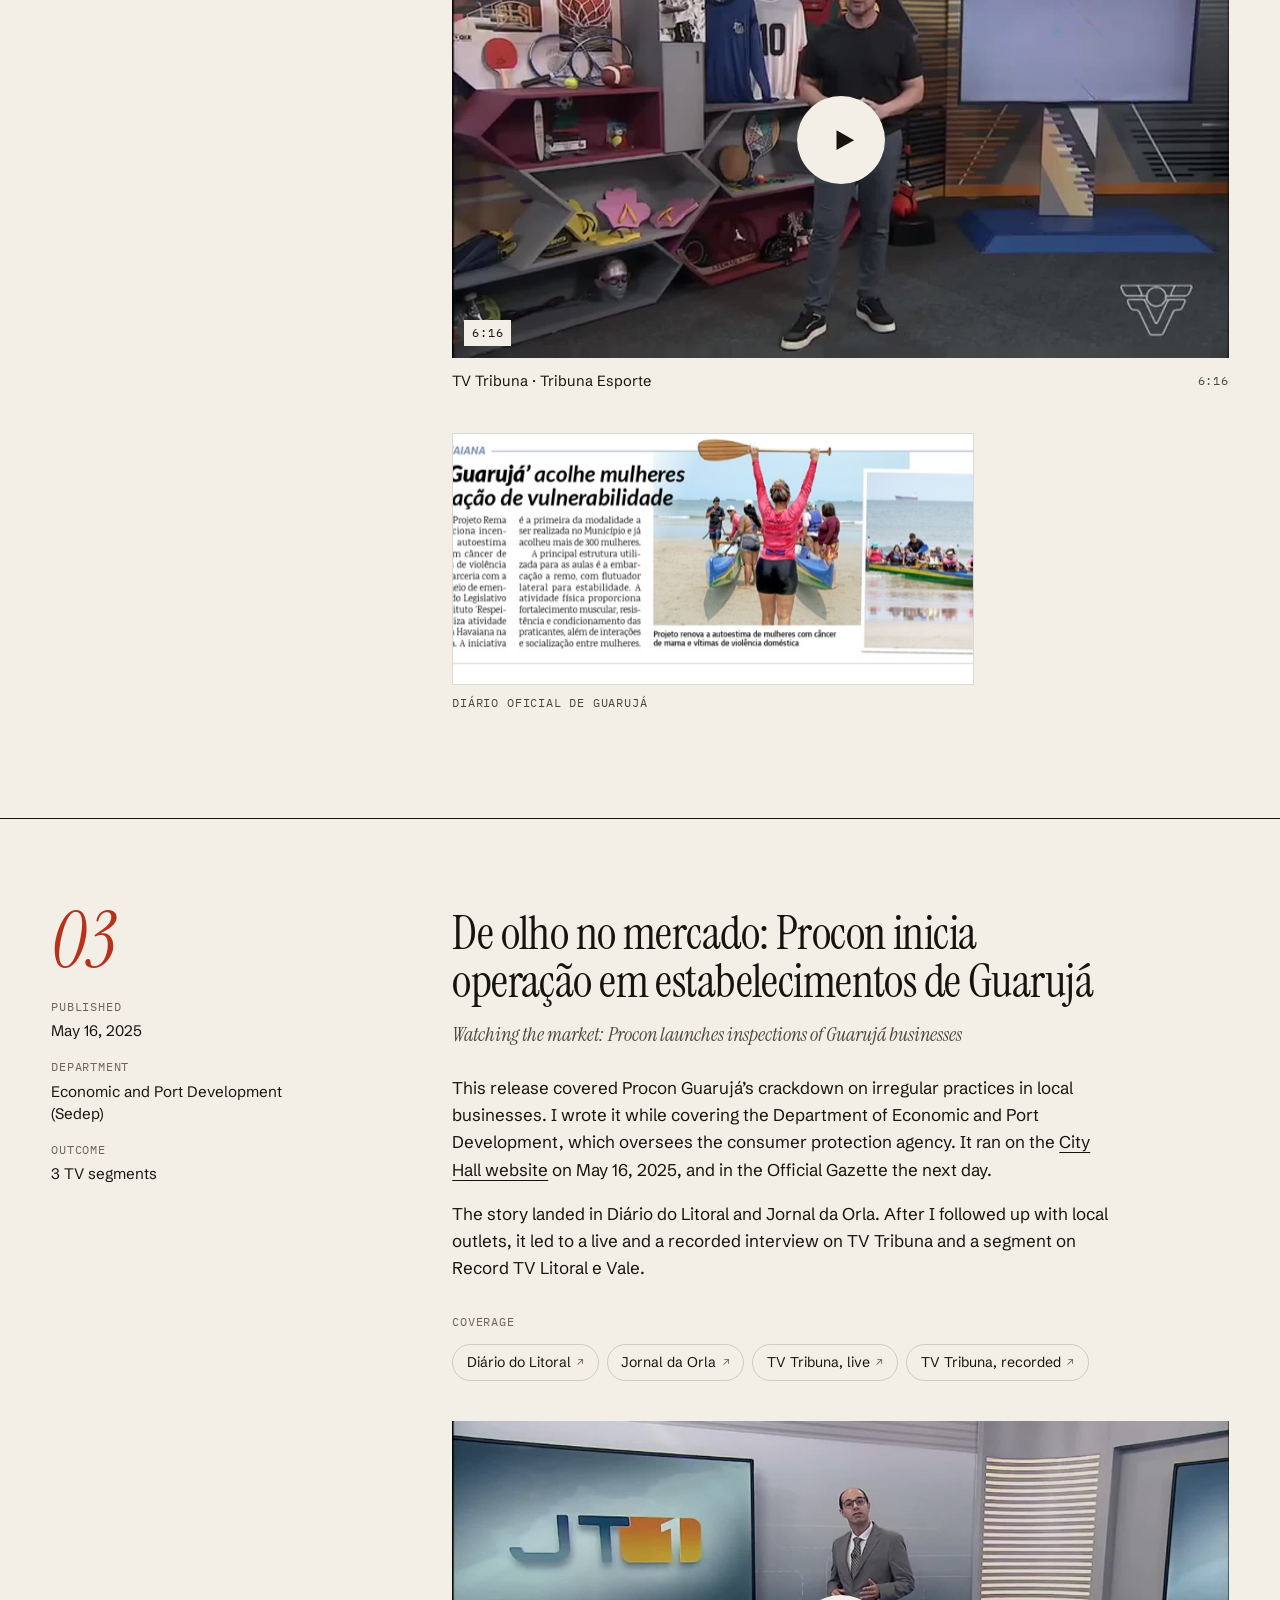
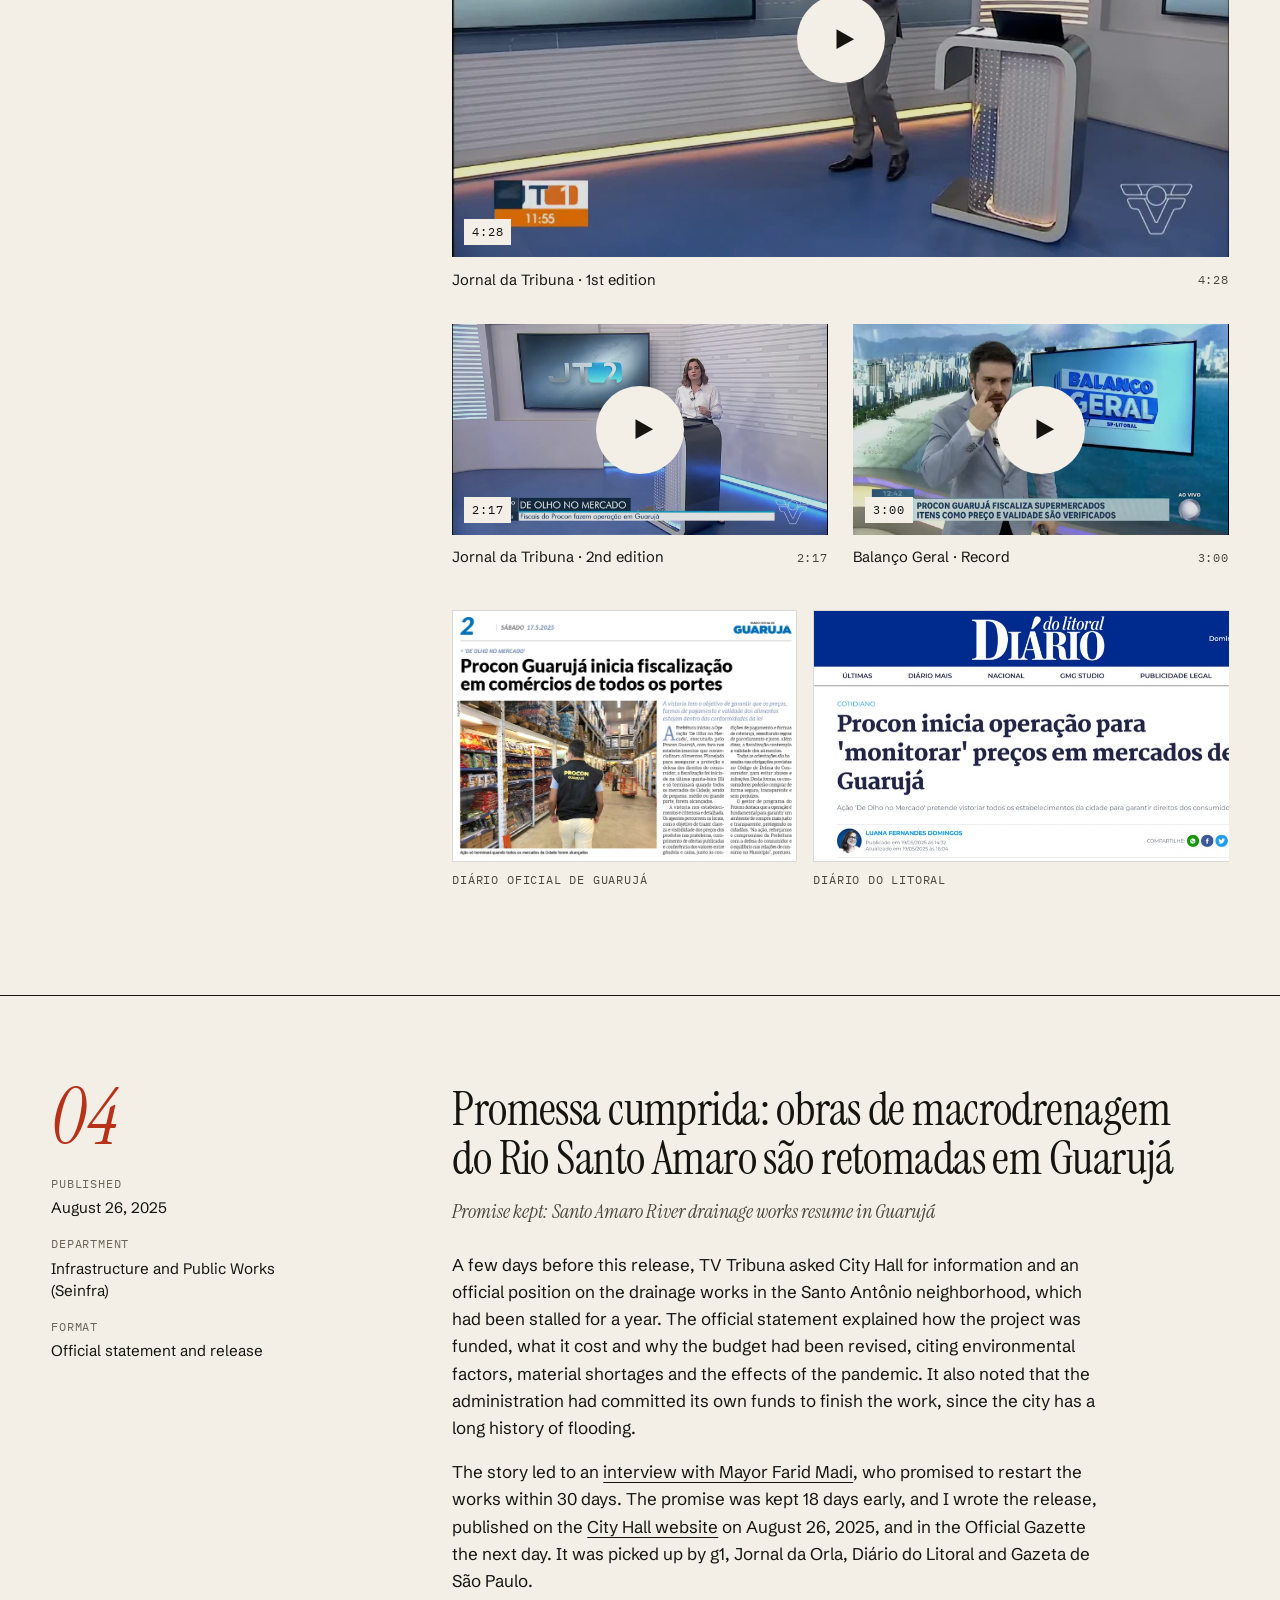
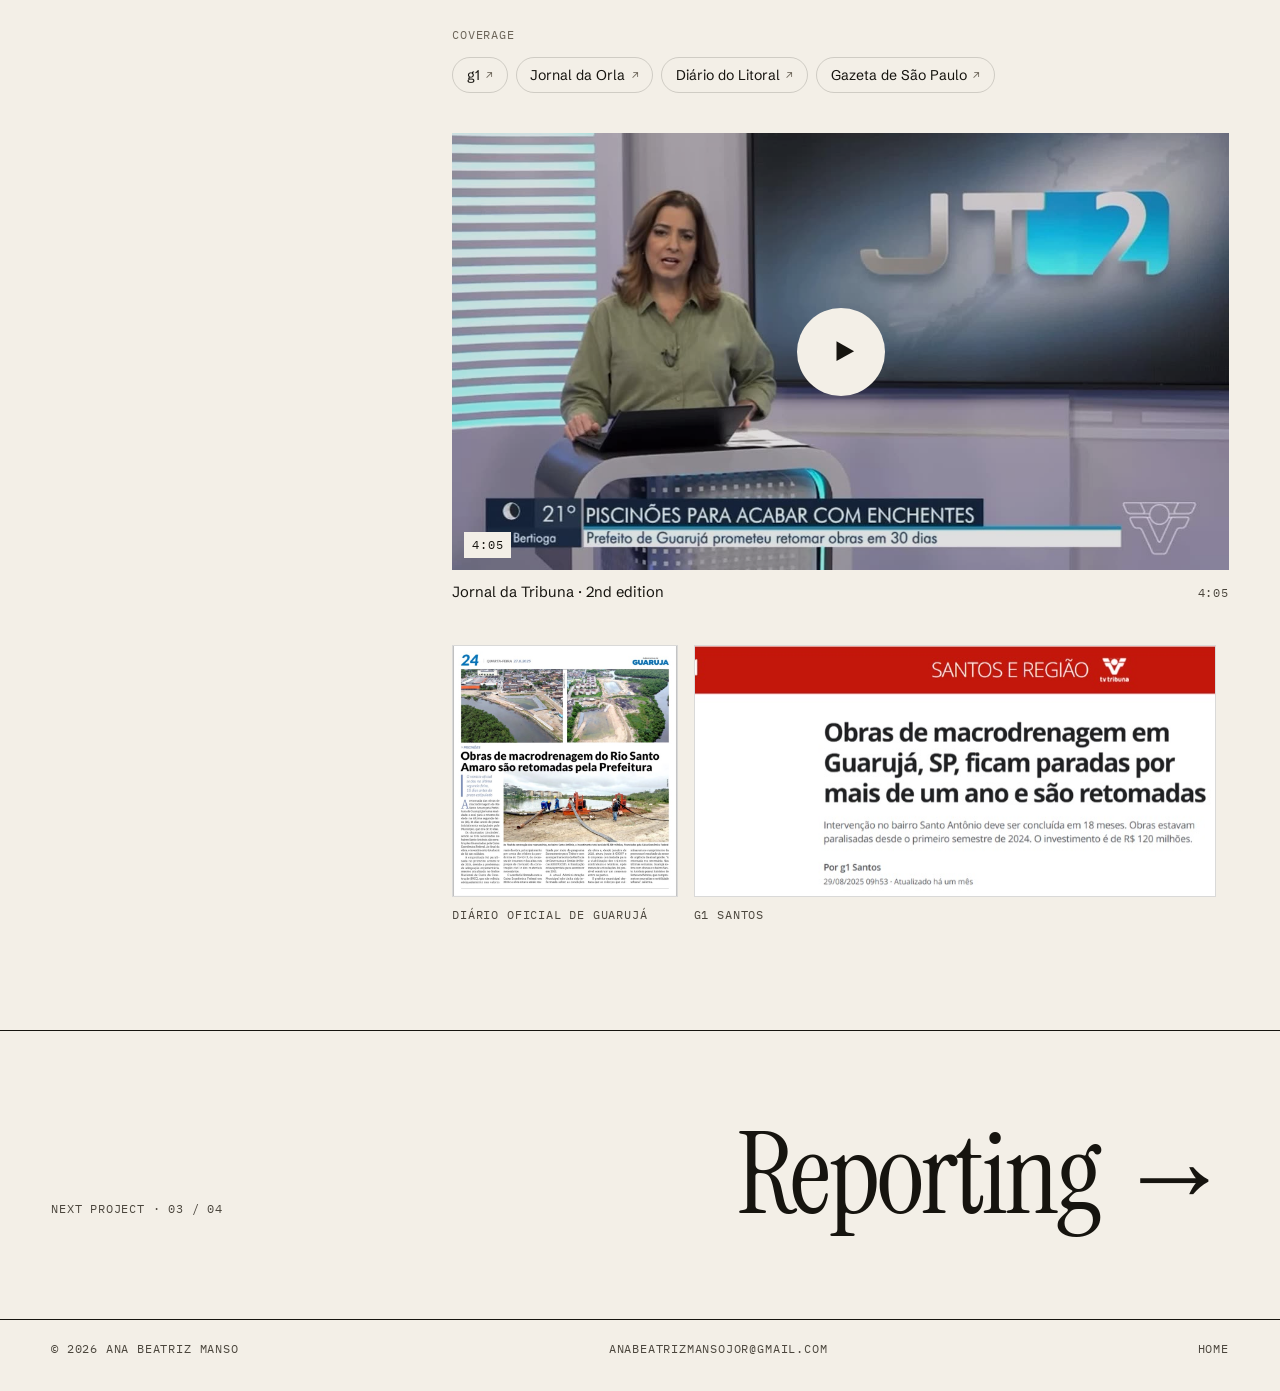
<file: assessoria-de-imprensa.html>
<!doctype html>
<html lang="pt-BR" data-lang="pt"
  data-doc-title-pt="Assessoria de Imprensa · Ana Beatriz Manso"
  data-doc-title-en="Press Office · Ana Beatriz Manso">
<head>
  <meta charset="utf-8">
  <meta name="viewport" content="width=device-width, initial-scale=1">
  <title>Assessoria de Imprensa · Ana Beatriz Manso</title>
  <meta name="description"
    content="Casos de assessoria de imprensa na Prefeitura de Guarujá, com releases que repercutiram no g1, na CNN Brasil, no Metrópoles, na TV Tribuna e na Record."
    data-pt="Casos de assessoria de imprensa na Prefeitura de Guarujá, com releases que repercutiram no g1, na CNN Brasil, no Metrópoles, na TV Tribuna e na Record."
    data-en="Press office case studies from Guarujá City Hall, with releases picked up by g1, CNN Brasil, Metrópoles, TV Tribuna and Record.">
  <meta name="theme-color" content="#f3efe7" media="(prefers-color-scheme: light)">
  <meta name="theme-color" content="#12110e" media="(prefers-color-scheme: dark)">
  <link rel="canonical" href="https://www.manso-portfolio.com/assessoria-de-imprensa.html">
  <meta property="og:type" content="article">
  <meta property="og:title" content="Assessoria de Imprensa · Ana Beatriz Manso">
  <meta property="og:image" content="https://www.manso-portfolio.com/assets/video/macrodrenagem-jornal-da-tribuna-2-edicao.jpg">
  <link rel="icon" href="data:image/svg+xml,%3Csvg xmlns='http://www.w3.org/2000/svg' viewBox='0 0 64 64'%3E%3Crect width='64' height='64' rx='14' fill='%2316140f'/%3E%3Ctext x='32' y='46' text-anchor='middle' font-family='Georgia,serif' font-style='italic' font-size='42' fill='%23f3efe7'%3EM%3C/text%3E%3C/svg%3E">
  <script>
    !function(){var d=document.documentElement,l=null;d.className+=" js";try{l=new URLSearchParams(location.search).get("lang")}catch(e){}if(l!=="pt"&&l!=="en"){try{l=localStorage.getItem("abm-lang")}catch(e){}}if(l!=="pt"&&l!=="en"){l=/^pt/i.test(navigator.language||"pt")?"pt":"en"}d.setAttribute("data-lang",l);d.lang=l==="en"?"en":"pt-BR"}();
  </script>
  <link rel="preconnect" href="https://fonts.googleapis.com">
  <link rel="preconnect" href="https://fonts.gstatic.com" crossorigin>
  <link rel="stylesheet" href="https://fonts.googleapis.com/css2?family=IBM+Plex+Mono:wght@400;500&family=Instrument+Serif:ital@0;1&family=Schibsted+Grotesk:ital,wght@0,400..700;1,400..700&display=swap">
  <link rel="stylesheet" href="assets/style.css">
  <script src="assets/main.js" defer></script>
</head>
<body>
  <a class="skip-link" href="#conteudo"><span lang="pt-BR">Pular para o conteúdo</span><span lang="en">Skip to content</span></a>

  <header class="site-header" data-header>
    <div class="wrap header-inner">
      <a class="brand" href="index.html">Ana Beatriz Manso<span class="dot">.</span></a>
      <nav class="nav" data-label-pt="Principal" data-label-en="Main" aria-label="Principal">
        <a href="index.html#trabalhos"><span lang="pt-BR">Trabalhos</span><span lang="en">Work</span></a>
        <a href="index.html#sobre"><span lang="pt-BR">Sobre</span><span lang="en">About</span></a>
        <a href="index.html#trajetoria"><span lang="pt-BR">Trajetória</span><span lang="en">Experience</span></a>
        <a href="index.html#contato"><span lang="pt-BR">Contato</span><span lang="en">Contact</span></a>
      </nav>
      <div class="lang-tabs" role="group" aria-label="Idioma / Language">
        <button type="button" data-set-lang="pt" aria-pressed="true" title="Português">PT</button>
        <button type="button" data-set-lang="en" aria-pressed="false" title="English">EN</button>
      </div>
      <button type="button" class="menu-btn" aria-expanded="false" aria-controls="mobile-menu">Menu</button>
    </div>
  </header>

  <div class="mobile-menu" id="mobile-menu" hidden>
    <nav data-label-pt="Menu" data-label-en="Menu" aria-label="Menu">
      <a href="index.html#trabalhos"><span lang="pt-BR">Trabalhos</span><span lang="en">Work</span></a>
      <a href="index.html#sobre"><span lang="pt-BR">Sobre</span><span lang="en">About</span></a>
      <a href="index.html#trajetoria"><span lang="pt-BR">Trajetória</span><span lang="en">Experience</span></a>
      <a href="index.html#contato"><span lang="pt-BR">Contato</span><span lang="en">Contact</span></a>
    </nav>
    <p class="mono">anabeatrizmansojor@gmail.com</p>
  </div>

  <main id="conteudo">
    <section class="case-hero">
      <div class="wrap">
        <a class="crumb mono" href="index.html#trabalhos">← <span lang="pt-BR">Trabalhos selecionados</span><span lang="en">Selected work</span></a>
        <p class="case-kicker mono">02 / 04 · <span lang="pt-BR">Comunicação pública</span><span lang="en">Public communications</span></p>
        <h1 class="case-title reveal">
          <span lang="pt-BR">Assessoria de <em>Imprensa</em></span>
          <span lang="en">Press <em>Office</em></span>
        </h1>
        <dl class="case-facts reveal">
          <div><dt class="mono"><span lang="pt-BR">Onde</span><span lang="en">Where</span></dt><dd><span lang="pt-BR">Prefeitura de Guarujá, SP</span><span lang="en">Guarujá City Hall, Brazil</span></dd></div>
          <div><dt class="mono"><span lang="pt-BR">Quando</span><span lang="en">When</span></dt><dd><span lang="pt-BR">Jun 2023 a jan 2026</span><span lang="en">Jun 2023 to Jan 2026</span></dd></div>
          <div><dt class="mono"><span lang="pt-BR">Função</span><span lang="en">Role</span></dt><dd><span lang="pt-BR">Estagiária e depois assessora efetivada</span><span lang="en">Intern, then full-time press officer</span></dd></div>
          <div><dt class="mono"><span lang="pt-BR">Entregas</span><span lang="en">Deliverables</span></dt><dd><span lang="pt-BR">Releases, respostas institucionais, clipping, porta-vozes</span><span lang="en">Releases, official statements, clipping, spokespeople</span></dd></div>
        </dl>
      </div>
    </section>

    <section class="wrap case-intro">
      <div class="lede reveal">
        <p lang="pt-BR">Meu primeiro contato direto com a comunicação pública institucional, do texto do release ao bastidor das entrevistas na TV.</p>
        <p lang="en">My first hands-on experience in public communications, from writing the release to working behind the scenes of TV interviews.</p>
        <p lang="pt-BR">Comecei como estagiária em junho de 2023 e fui efetivada em setembro de 2024, ficando na função até janeiro de 2026. Produzi press releases, respostas institucionais para veículos de comunicação e clipping, e cuidei do relacionamento com jornalistas e autoridades. Também acompanhei porta-vozes da Prefeitura em entrevistas para emissoras de TV locais e nacionais, o que me deu uma visão estratégica sobre posicionamento institucional.</p>
        <p lang="en">I joined as an intern in June 2023, was hired full-time in September 2024 and stayed until January 2026. I wrote press releases, official statements for the media and clipping reports, and managed relationships with journalists and officials. I also accompanied City Hall spokespeople in interviews with local and national TV stations, which gave me a strategic view of institutional positioning.</p>
        <p lang="pt-BR">Cobri as secretarias de Cultura (Secult), Esporte e Lazer (Sel), Mobilidade Urbana (Semob), Desenvolvimento Econômico e Portuário (Sedep), Infraestrutura e Obras (Seinfra) e Educação (Seduc).</p>
        <p lang="en">My beat covered the departments of Culture (Secult), Sports and Leisure (Sel), Urban Mobility (Semob), Economic and Port Development (Sedep), Infrastructure and Public Works (Seinfra) and Education (Seduc).</p>
      </div>
      <nav class="toc reveal" data-label-pt="Casos nesta página" data-label-en="Cases on this page" aria-label="Casos nesta página">
        <h2 class="mono"><span lang="pt-BR">Nesta página</span><span lang="en">On this page</span></h2>
        <ol>
          <li><a href="#pets"><span lang="pt-BR">Pets no serviço público ganham o país</span><span lang="en">Office pets go national</span></a></li>
          <li><a href="#rema"><span lang="pt-BR">Rema Guarujá no Outubro Rosa</span><span lang="en">Rema Guarujá during Pink October</span></a></li>
          <li><a href="#procon"><span lang="pt-BR">Procon de olho no mercado</span><span lang="en">Procon keeps an eye on the market</span></a></li>
          <li><a href="#macrodrenagem"><span lang="pt-BR">Promessa cumprida contra enchentes</span><span lang="en">A flood-control promise kept</span></a></li>
        </ol>
      </nav>
    </section>

    <!-- CASO 01 -->
    <article class="case" id="pets">
      <div class="wrap case-grid">
        <aside class="case-side reveal">
          <span class="case-num">01</span>
          <dl>
            <dt class="mono"><span lang="pt-BR">Publicação</span><span lang="en">Published</span></dt>
            <dd><span lang="pt-BR">3 de janeiro de 2024</span><span lang="en">January 3, 2024</span></dd>
            <dt class="mono"><span lang="pt-BR">Secretaria</span><span lang="en">Department</span></dt>
            <dd><span lang="pt-BR">Gestão Administrativa</span><span lang="en">Administrative Management</span></dd>
            <dt class="mono"><span lang="pt-BR">Alcance</span><span lang="en">Reach</span></dt>
            <dd><span lang="pt-BR">Nacional, em 7 veículos</span><span lang="en">National, across 7 outlets</span></dd>
          </dl>
        </aside>
        <div class="case-main">
          <h2 class="reveal">Servidores de Guarujá acolhem pets no ambiente de trabalho</h2>
          <span class="translation" lang="en">City employees in Guarujá welcome pets into the workplace</span>
          <div class="reveal">
            <p lang="pt-BR">Escrevi este release ainda como estagiária, com autonomia criativa para construir o texto e a abordagem. Ele saiu no <a href="https://www.guaruja.sp.gov.br/servidores-de-guaruja-acolhem-pets-no-ambiente-de-trabalho" target="_blank" rel="noopener">site da Prefeitura</a> em 3 de janeiro de 2024 e no Diário Oficial do Município em 6 de janeiro.</p>
            <p lang="en">I wrote this release while still an intern, with full creative freedom over the copy and the angle. It ran on the <a href="https://www.guaruja.sp.gov.br/servidores-de-guaruja-acolhem-pets-no-ambiente-de-trabalho" target="_blank" rel="noopener">City Hall website</a> on January 3, 2024, and in the city’s Official Gazette on January 6.</p>
            <p lang="pt-BR">A pauta tinha alto potencial de interesse jornalístico e gerou repercussão espontânea. Ganhou alcance nacional na CNN Brasil e no Metrópoles e teve forte apelo na Baixada Santista, com publicações no g1, no Jornal da Orla, no A Tribuna, na Record TV Litoral e Vale e na TV Tribuna.</p>
            <p lang="en">The story had strong news value and was picked up organically. It reached a national audience through CNN Brasil and Metrópoles, and drew wide coverage across the Baixada Santista region in g1, Jornal da Orla, A Tribuna, Record TV Litoral e Vale and TV Tribuna.</p>
          </div>

          <p class="outlets-label mono"><span lang="pt-BR">Repercussão</span><span lang="en">Coverage</span></p>
          <ul class="outlets">
            <li><a href="https://www.cnnbrasil.com.br/entretenimento/reforco-no-time-cachorros-adotados-viram-empregados-na-prefeitura-do-guaruja/" target="_blank" rel="noopener">CNN Brasil</a></li>
            <li><a href="https://www.metropoles.com/colunas/e-o-bicho/prefeitura-do-guaruja-adota-animais-e-ganha-reforco-de-quatro-patas" target="_blank" rel="noopener">Metrópoles</a></li>
            <li><a href="https://g1.globo.com/sp/santos-regiao/noticia/2024/01/07/cachorros-viram-servidores-publicos-e-ganham-crachas-em-guaruja-sp.ghtml" target="_blank" rel="noopener">g1</a></li>
            <li><a href="https://jornaldaorla.com.br/noticias/servidores-de-guaruja-acolhem-pets-no-ambiente-de-trabalho/" target="_blank" rel="noopener">Jornal da Orla</a></li>
            <li><a href="https://www.atribuna.com.br/cidades/guaruja/servidores-contratam-pets-que-participam-da-rotina-de-trabalho-no-litoral-de-sp-1.402403" target="_blank" rel="noopener">A Tribuna</a></li>
            <li><a href="https://record.r7.com/record-tv-litoral-e-vale/sp-record/videos/servidores-de-guaruja-acolhem-pets-no-ambiente-de-trabalho-08012024/" target="_blank" rel="noopener">Record TV Litoral e Vale</a></li>
            <li><a href="https://globoplay.globo.com/v/12257593/" target="_blank" rel="noopener">TV Tribuna</a></li>
          </ul>

          <div class="clips reveal">
            <figure class="clip">
              <div class="clip-frame">
                <button type="button" class="clip-play" data-label-pt="Assistir ao vídeo da TV Tribuna, Bom Dia Região" data-label-en="Play the TV Tribuna clip, Bom Dia Região" aria-label="Assistir ao vídeo da TV Tribuna, Bom Dia Região">
                  <span class="play-disc"><svg viewBox="0 0 24 24" aria-hidden="true"><path d="M5 3l16 9-16 9z" fill="currentColor"/></svg></span>
                </button>
                <video controls preload="none" playsinline poster="assets/video/pets-tv-tribuna-bom-dia-regiao.jpg"><source src="assets/video/pets-tv-tribuna-bom-dia-regiao.mp4" type="video/mp4"></video>
                <span class="clip-duration mono">4:37</span>
                <p class="clip-error"><span lang="pt-BR">Não foi possível carregar o vídeo.</span><span lang="en">The video could not be loaded.</span></p>
              </div>
              <figcaption><span>TV Tribuna · Bom Dia Região</span><span class="mono">4:37</span></figcaption>
            </figure>
          </div>

          <ul class="clippings" data-label-pt="Recortes de imprensa" data-label-en="Press clippings" aria-label="Recortes de imprensa">
            <li><figure class="clipping">
              <button type="button" data-zoom="assets/img/recortes/pets-diario-oficial.jpg"><img src="assets/img/recortes/pets-diario-oficial-thumb.jpg" data-alt-pt="Recorte do Diário Oficial de Guarujá" data-alt-en="Clipping from the Guarujá Official Gazette" alt="Recorte do Diário Oficial de Guarujá" loading="lazy"></button>
              <figcaption class="mono">Diário Oficial de Guarujá</figcaption></figure></li>
            <li><figure class="clipping">
              <button type="button" data-zoom="assets/img/recortes/pets-cnn-brasil.jpg"><img src="assets/img/recortes/pets-cnn-brasil-thumb.jpg" data-alt-pt="Recorte da CNN Brasil" data-alt-en="Clipping from CNN Brasil" alt="Recorte da CNN Brasil" loading="lazy"></button>
              <figcaption class="mono">CNN Brasil</figcaption></figure></li>
            <li><figure class="clipping">
              <button type="button" data-zoom="assets/img/recortes/pets-metropoles.jpg"><img src="assets/img/recortes/pets-metropoles-thumb.jpg" data-alt-pt="Recorte do Metrópoles" data-alt-en="Clipping from Metrópoles" alt="Recorte do Metrópoles" loading="lazy"></button>
              <figcaption class="mono">Metrópoles</figcaption></figure></li>
            <li><figure class="clipping">
              <button type="button" data-zoom="assets/img/recortes/pets-g1-santos.jpg"><img src="assets/img/recortes/pets-g1-santos-thumb.jpg" data-alt-pt="Recorte do g1 Santos" data-alt-en="Clipping from g1 Santos" alt="Recorte do g1 Santos" loading="lazy"></button>
              <figcaption class="mono">g1 Santos</figcaption></figure></li>
            <li><figure class="clipping">
              <button type="button" data-zoom="assets/img/recortes/pets-a-tribuna.jpg"><img src="assets/img/recortes/pets-a-tribuna-thumb.jpg" data-alt-pt="Recorte do A Tribuna" data-alt-en="Clipping from A Tribuna" alt="Recorte do A Tribuna" loading="lazy"></button>
              <figcaption class="mono">A Tribuna</figcaption></figure></li>
            <li><figure class="clipping">
              <button type="button" data-zoom="assets/img/recortes/pets-jornal-da-orla.jpg"><img src="assets/img/recortes/pets-jornal-da-orla-thumb.jpg" data-alt-pt="Recorte do Jornal da Orla" data-alt-en="Clipping from Jornal da Orla" alt="Recorte do Jornal da Orla" loading="lazy"></button>
              <figcaption class="mono">Jornal da Orla</figcaption></figure></li>
          </ul>
        </div>
      </div>
    </article>

    <!-- CASO 02 -->
    <article class="case" id="rema">
      <div class="wrap case-grid">
        <aside class="case-side reveal">
          <span class="case-num">02</span>
          <dl>
            <dt class="mono"><span lang="pt-BR">Publicação</span><span lang="en">Published</span></dt>
            <dd><span lang="pt-BR">30 de outubro de 2024</span><span lang="en">October 30, 2024</span></dd>
            <dt class="mono"><span lang="pt-BR">Secretaria</span><span lang="en">Department</span></dt>
            <dd><span lang="pt-BR">Esporte e Lazer (Sel)</span><span lang="en">Sports and Leisure (Sel)</span></dd>
            <dt class="mono"><span lang="pt-BR">Formato</span><span lang="en">Format</span></dt>
            <dd><span lang="pt-BR">Produção de TV e release</span><span lang="en">TV production support and release</span></dd>
          </dl>
        </aside>
        <div class="case-main">
          <h2 class="reveal">‘Rema Guarujá’ já acolheu mais de 300 mulheres em situação de vulnerabilidade</h2>
          <span class="translation" lang="en">‘Rema Guarujá’ has supported more than 300 women in vulnerable situations</span>
          <div class="reveal">
            <p lang="pt-BR">O projeto Rema Guarujá existe desde 2022 e tem apoio da Prefeitura. Durante o Outubro Rosa, a iniciativa despertou o interesse da TV Tribuna, que pediu uma entrevista na Praia do Guaiúba para o programa esportivo <a href="https://globoplay.globo.com/v/13018714/" target="_blank" rel="noopener">Tribuna Esporte</a>.</p>
            <p lang="en">The Rema Guarujá project has been running since 2022 with support from City Hall. During Pink October, it caught the attention of TV Tribuna, which requested an interview at Guaiúba Beach for the sports show <a href="https://globoplay.globo.com/v/13018714/" target="_blank" rel="noopener">Tribuna Esporte</a>.</p>
            <p lang="pt-BR">Acompanhei o secretário de Esporte e Lazer, José Roberto Galvão, e dei suporte à produção da matéria, ajudando a repórter e a equipe técnica a definir cenários e personagens. O resultado foi um conteúdo especial, com abordagem sensível e alinhada ao contexto da reportagem. Depois, escrevi o release divulgado no encerramento do Outubro Rosa, publicado no <a href="https://www.guaruja.sp.gov.br/rema-guaruja-ja-acolheu-mais-de-300-mulheres-em-situacao-de-vulnerabilidade" target="_blank" rel="noopener">site da Prefeitura</a> em 30 de outubro de 2024 e no Diário Oficial no dia 31.</p>
            <p lang="en">I accompanied the Secretary of Sports and Leisure, José Roberto Galvão, and supported the production, helping the reporter and crew choose locations and interviewees. The result was a special segment with a sensitive approach that fit the story. Afterwards I wrote the release that closed Pink October, published on the <a href="https://www.guaruja.sp.gov.br/rema-guaruja-ja-acolheu-mais-de-300-mulheres-em-situacao-de-vulnerabilidade" target="_blank" rel="noopener">City Hall website</a> on October 30, 2024, and in the Official Gazette the next day.</p>
          </div>

          <div class="clips reveal">
            <figure class="clip">
              <div class="clip-frame">
                <button type="button" class="clip-play" data-label-pt="Assistir ao vídeo da TV Tribuna, Tribuna Esporte" data-label-en="Play the TV Tribuna clip, Tribuna Esporte" aria-label="Assistir ao vídeo da TV Tribuna, Tribuna Esporte">
                  <span class="play-disc"><svg viewBox="0 0 24 24" aria-hidden="true"><path d="M5 3l16 9-16 9z" fill="currentColor"/></svg></span>
                </button>
                <video controls preload="none" playsinline poster="assets/video/rema-tv-tribuna-tribuna-esporte.jpg"><source src="assets/video/rema-tv-tribuna-tribuna-esporte.mp4" type="video/mp4"></video>
                <span class="clip-duration mono">6:16</span>
                <p class="clip-error"><span lang="pt-BR">Não foi possível carregar o vídeo.</span><span lang="en">The video could not be loaded.</span></p>
              </div>
              <figcaption><span>TV Tribuna · Tribuna Esporte</span><span class="mono">6:16</span></figcaption>
            </figure>
          </div>

          <ul class="clippings" data-label-pt="Recortes de imprensa" data-label-en="Press clippings" aria-label="Recortes de imprensa">
            <li><figure class="clipping">
              <button type="button" data-zoom="assets/img/recortes/rema-diario-oficial.jpg"><img src="assets/img/recortes/rema-diario-oficial-thumb.jpg" data-alt-pt="Recorte do Diário Oficial de Guarujá" data-alt-en="Clipping from the Guarujá Official Gazette" alt="Recorte do Diário Oficial de Guarujá" loading="lazy"></button>
              <figcaption class="mono">Diário Oficial de Guarujá</figcaption></figure></li>
          </ul>
        </div>
      </div>
    </article>

    <!-- CASO 03 -->
    <article class="case" id="procon">
      <div class="wrap case-grid">
        <aside class="case-side reveal">
          <span class="case-num">03</span>
          <dl>
            <dt class="mono"><span lang="pt-BR">Publicação</span><span lang="en">Published</span></dt>
            <dd><span lang="pt-BR">16 de maio de 2025</span><span lang="en">May 16, 2025</span></dd>
            <dt class="mono"><span lang="pt-BR">Secretaria</span><span lang="en">Department</span></dt>
            <dd><span lang="pt-BR">Desenvolvimento Econômico e Portuário (Sedep)</span><span lang="en">Economic and Port Development (Sedep)</span></dd>
            <dt class="mono"><span lang="pt-BR">Resultado</span><span lang="en">Outcome</span></dt>
            <dd><span lang="pt-BR">3 reportagens de TV</span><span lang="en">3 TV segments</span></dd>
          </dl>
        </aside>
        <div class="case-main">
          <h2 class="reveal">De olho no mercado: Procon inicia operação em estabelecimentos de Guarujá</h2>
          <span class="translation" lang="en">Watching the market: Procon launches inspections of Guarujá businesses</span>
          <div class="reveal">
            <p lang="pt-BR">O release mostrou a atuação do Procon Guarujá contra condutas irregulares no comércio da cidade. Escrevi durante a cobertura da Secretaria de Desenvolvimento Econômico e Portuário, à qual o órgão é vinculado. Ele saiu no <a href="https://www.guaruja.sp.gov.br/de-olho-no-mercado-procon-inicia-operacao-em-estabelecimentos-de-guaruja" target="_blank" rel="noopener">site da Prefeitura</a> em 16 de maio de 2025 e no Diário Oficial no dia 17.</p>
            <p lang="en">This release covered Procon Guarujá’s crackdown on irregular practices in local businesses. I wrote it while covering the Department of Economic and Port Development, which oversees the consumer protection agency. It ran on the <a href="https://www.guaruja.sp.gov.br/de-olho-no-mercado-procon-inicia-operacao-em-estabelecimentos-de-guaruja" target="_blank" rel="noopener">City Hall website</a> on May 16, 2025, and in the Official Gazette the next day.</p>
            <p lang="pt-BR">A pauta emplacou no Diário do Litoral e no Jornal da Orla. Depois do follow-up com os veículos locais, rendeu entrevistas ao vivo e gravada na TV Tribuna e uma reportagem da Record TV Litoral e Vale.</p>
            <p lang="en">The story landed in Diário do Litoral and Jornal da Orla. After I followed up with local outlets, it led to a live and a recorded interview on TV Tribuna and a segment on Record TV Litoral e Vale.</p>
          </div>

          <p class="outlets-label mono"><span lang="pt-BR">Repercussão</span><span lang="en">Coverage</span></p>
          <ul class="outlets">
            <li><a href="https://www.diariodolitoral.com.br/cotidiano/procon-inicia-operacao-para-monitorar-precos-em-mercados-de-guaruja/195259/" target="_blank" rel="noopener">Diário do Litoral</a></li>
            <li><a href="https://jornaldaorla.com.br/noticias/procon-inicia-operacao-em-mercados-de-guaruja/" target="_blank" rel="noopener">Jornal da Orla</a></li>
            <li><a href="https://globoplay.globo.com/v/13617335/" target="_blank" rel="noopener"><span lang="pt-BR">TV Tribuna, ao vivo</span><span lang="en">TV Tribuna, live</span></a></li>
            <li><a href="https://g1.globo.com/sp/santos-regiao/videos-jornal-tribuna-2-edicao/video/fiscais-do-procon-fazem-operacao-em-guaruja-sp-13618584.ghtml" target="_blank" rel="noopener"><span lang="pt-BR">TV Tribuna, gravada</span><span lang="en">TV Tribuna, recorded</span></a></li>
          </ul>

          <div class="clips clips--three reveal">
            <figure class="clip">
              <div class="clip-frame">
                <button type="button" class="clip-play" data-label-pt="Assistir ao vídeo do Jornal da Tribuna, 1ª edição" data-label-en="Play the Jornal da Tribuna clip, first edition" aria-label="Assistir ao vídeo do Jornal da Tribuna, 1ª edição">
                  <span class="play-disc"><svg viewBox="0 0 24 24" aria-hidden="true"><path d="M5 3l16 9-16 9z" fill="currentColor"/></svg></span>
                </button>
                <video controls preload="none" playsinline poster="assets/video/procon-jornal-da-tribuna-1-edicao.jpg"><source src="assets/video/procon-jornal-da-tribuna-1-edicao.mp4" type="video/mp4"></video>
                <span class="clip-duration mono">4:28</span>
                <p class="clip-error"><span lang="pt-BR">Não foi possível carregar o vídeo.</span><span lang="en">The video could not be loaded.</span></p>
              </div>
              <figcaption><span>Jornal da Tribuna · <span lang="pt-BR">1ª edição</span><span lang="en">1st edition</span></span><span class="mono">4:28</span></figcaption>
            </figure>
            <figure class="clip">
              <div class="clip-frame">
                <button type="button" class="clip-play" data-label-pt="Assistir ao vídeo do Jornal da Tribuna, 2ª edição" data-label-en="Play the Jornal da Tribuna clip, second edition" aria-label="Assistir ao vídeo do Jornal da Tribuna, 2ª edição">
                  <span class="play-disc"><svg viewBox="0 0 24 24" aria-hidden="true"><path d="M5 3l16 9-16 9z" fill="currentColor"/></svg></span>
                </button>
                <video controls preload="none" playsinline poster="assets/video/procon-jornal-da-tribuna-2-edicao.jpg"><source src="assets/video/procon-jornal-da-tribuna-2-edicao.mp4" type="video/mp4"></video>
                <span class="clip-duration mono">2:17</span>
                <p class="clip-error"><span lang="pt-BR">Não foi possível carregar o vídeo.</span><span lang="en">The video could not be loaded.</span></p>
              </div>
              <figcaption><span>Jornal da Tribuna · <span lang="pt-BR">2ª edição</span><span lang="en">2nd edition</span></span><span class="mono">2:17</span></figcaption>
            </figure>
            <figure class="clip">
              <div class="clip-frame">
                <button type="button" class="clip-play" data-label-pt="Assistir ao vídeo do Balanço Geral, Record" data-label-en="Play the Balanço Geral clip, Record" aria-label="Assistir ao vídeo do Balanço Geral, Record">
                  <span class="play-disc"><svg viewBox="0 0 24 24" aria-hidden="true"><path d="M5 3l16 9-16 9z" fill="currentColor"/></svg></span>
                </button>
                <video controls preload="none" playsinline poster="assets/video/procon-record-balanco-geral.jpg"><source src="assets/video/procon-record-balanco-geral.mp4" type="video/mp4"></video>
                <span class="clip-duration mono">3:00</span>
                <p class="clip-error"><span lang="pt-BR">Não foi possível carregar o vídeo.</span><span lang="en">The video could not be loaded.</span></p>
              </div>
              <figcaption><span>Balanço Geral · Record</span><span class="mono">3:00</span></figcaption>
            </figure>
          </div>

          <ul class="clippings" data-label-pt="Recortes de imprensa" data-label-en="Press clippings" aria-label="Recortes de imprensa">
            <li><figure class="clipping">
              <button type="button" data-zoom="assets/img/recortes/procon-diario-oficial.jpg"><img src="assets/img/recortes/procon-diario-oficial-thumb.jpg" data-alt-pt="Recorte do Diário Oficial de Guarujá" data-alt-en="Clipping from the Guarujá Official Gazette" alt="Recorte do Diário Oficial de Guarujá" loading="lazy"></button>
              <figcaption class="mono">Diário Oficial de Guarujá</figcaption></figure></li>
            <li><figure class="clipping">
              <button type="button" data-zoom="assets/img/recortes/procon-diario-do-litoral.jpg"><img src="assets/img/recortes/procon-diario-do-litoral-thumb.jpg" data-alt-pt="Recorte do Diário do Litoral" data-alt-en="Clipping from Diário do Litoral" alt="Recorte do Diário do Litoral" loading="lazy"></button>
              <figcaption class="mono">Diário do Litoral</figcaption></figure></li>
            <li><figure class="clipping">
              <button type="button" data-zoom="assets/img/recortes/procon-jornal-da-orla.jpg"><img src="assets/img/recortes/procon-jornal-da-orla-thumb.jpg" data-alt-pt="Recorte do Jornal da Orla" data-alt-en="Clipping from Jornal da Orla" alt="Recorte do Jornal da Orla" loading="lazy"></button>
              <figcaption class="mono">Jornal da Orla</figcaption></figure></li>
          </ul>
        </div>
      </div>
    </article>

    <!-- CASO 04 -->
    <article class="case" id="macrodrenagem">
      <div class="wrap case-grid">
        <aside class="case-side reveal">
          <span class="case-num">04</span>
          <dl>
            <dt class="mono"><span lang="pt-BR">Publicação</span><span lang="en">Published</span></dt>
            <dd><span lang="pt-BR">26 de agosto de 2025</span><span lang="en">August 26, 2025</span></dd>
            <dt class="mono"><span lang="pt-BR">Secretaria</span><span lang="en">Department</span></dt>
            <dd><span lang="pt-BR">Infraestrutura e Obras (Seinfra)</span><span lang="en">Infrastructure and Public Works (Seinfra)</span></dd>
            <dt class="mono"><span lang="pt-BR">Formato</span><span lang="en">Format</span></dt>
            <dd><span lang="pt-BR">Resposta institucional e release</span><span lang="en">Official statement and release</span></dd>
          </dl>
        </aside>
        <div class="case-main">
          <h2 class="reveal">Promessa cumprida: obras de macrodrenagem do Rio Santo Amaro são retomadas em Guarujá</h2>
          <span class="translation" lang="en">Promise kept: Santo Amaro River drainage works resume in Guarujá</span>
          <div class="reveal">
            <p lang="pt-BR">Alguns dias antes deste release, a TV Tribuna pediu informações e o posicionamento oficial da Prefeitura sobre as obras de macrodrenagem no bairro Santo Antônio, paradas havia um ano. A resposta institucional esclareceu o financiamento e os valores da obra, além da atualização do orçamento, alterado por fatores ambientais, falta de insumos e efeitos da pandemia. Também destacou que a gestão destinou recursos próprios para continuar a obra, já que a cidade sofre historicamente com enchentes.</p>
            <p lang="en">A few days before this release, TV Tribuna asked City Hall for information and an official position on the drainage works in the Santo Antônio neighborhood, which had been stalled for a year. The official statement explained how the project was funded, what it cost and why the budget had been revised, citing environmental factors, material shortages and the effects of the pandemic. It also noted that the administration had committed its own funds to finish the work, since the city has a long history of flooding.</p>
            <p lang="pt-BR">O tema virou uma <a href="https://globoplay.globo.com/v/13840081/" target="_blank" rel="noopener">entrevista com o prefeito Farid Madi</a>, que prometeu retomar a obra em até 30 dias. A promessa foi cumprida com 18 dias de antecedência, e escrevi o release, publicado no <a href="https://www.guaruja.sp.gov.br/promessa-cumprida-obras-de-macrodrenagem-do-rio-santo-amaro-sao-retomadas-em-guaruja" target="_blank" rel="noopener">site da Prefeitura</a> em 26 de agosto de 2025 e no Diário Oficial no dia 27. A matéria emplacou no g1, no Jornal da Orla, no Diário do Litoral e na Gazeta de São Paulo.</p>
            <p lang="en">The story led to an <a href="https://globoplay.globo.com/v/13840081/" target="_blank" rel="noopener">interview with Mayor Farid Madi</a>, who promised to restart the works within 30 days. The promise was kept 18 days early, and I wrote the release, published on the <a href="https://www.guaruja.sp.gov.br/promessa-cumprida-obras-de-macrodrenagem-do-rio-santo-amaro-sao-retomadas-em-guaruja" target="_blank" rel="noopener">City Hall website</a> on August 26, 2025, and in the Official Gazette the next day. It was picked up by g1, Jornal da Orla, Diário do Litoral and Gazeta de São Paulo.</p>
          </div>

          <p class="outlets-label mono"><span lang="pt-BR">Repercussão</span><span lang="en">Coverage</span></p>
          <ul class="outlets">
            <li><a href="https://g1.globo.com/sp/santos-regiao/noticia/2025/08/29/obras-de-macrodrenagem-em-guaruja-sp-ficaram-paradas-por-mais-de-um-ano-e-sao-retomadas-apos-ajustes.ghtml" target="_blank" rel="noopener">g1</a></li>
            <li><a href="https://jornaldaorla.com.br/noticias/obras-dos-piscinoes-no-rio-santo-amaro-sao-retomadas-em-guaruja/" target="_blank" rel="noopener">Jornal da Orla</a></li>
            <li><a href="https://www.diariodolitoral.com.br/cotidiano/obras-milionarias-em-piscinoes-no-litoral-de-sp-prometem-acabar-com/200815/" target="_blank" rel="noopener">Diário do Litoral</a></li>
            <li><a href="https://www.gazetasp.com.br/cotidiano/obras-milionarias-contra-enchentes-retomadas-litoral-sp/1162139/" target="_blank" rel="noopener">Gazeta de São Paulo</a></li>
          </ul>

          <div class="clips reveal">
            <figure class="clip">
              <div class="clip-frame">
                <button type="button" class="clip-play" data-label-pt="Assistir ao vídeo do Jornal da Tribuna, 2ª edição" data-label-en="Play the Jornal da Tribuna clip, second edition" aria-label="Assistir ao vídeo do Jornal da Tribuna, 2ª edição">
                  <span class="play-disc"><svg viewBox="0 0 24 24" aria-hidden="true"><path d="M5 3l16 9-16 9z" fill="currentColor"/></svg></span>
                </button>
                <video controls preload="none" playsinline poster="assets/video/macrodrenagem-jornal-da-tribuna-2-edicao.jpg"><source src="assets/video/macrodrenagem-jornal-da-tribuna-2-edicao.mp4" type="video/mp4"></video>
                <span class="clip-duration mono">4:05</span>
                <p class="clip-error"><span lang="pt-BR">Não foi possível carregar o vídeo.</span><span lang="en">The video could not be loaded.</span></p>
              </div>
              <figcaption><span>Jornal da Tribuna · <span lang="pt-BR">2ª edição</span><span lang="en">2nd edition</span></span><span class="mono">4:05</span></figcaption>
            </figure>
          </div>

          <ul class="clippings" data-label-pt="Recortes de imprensa" data-label-en="Press clippings" aria-label="Recortes de imprensa">
            <li><figure class="clipping">
              <button type="button" data-zoom="assets/img/recortes/macrodrenagem-diario-oficial.jpg"><img src="assets/img/recortes/macrodrenagem-diario-oficial-thumb.jpg" data-alt-pt="Recorte do Diário Oficial de Guarujá" data-alt-en="Clipping from the Guarujá Official Gazette" alt="Recorte do Diário Oficial de Guarujá" loading="lazy"></button>
              <figcaption class="mono">Diário Oficial de Guarujá</figcaption></figure></li>
            <li><figure class="clipping">
              <button type="button" data-zoom="assets/img/recortes/macrodrenagem-g1-santos.jpg"><img src="assets/img/recortes/macrodrenagem-g1-santos-thumb.jpg" data-alt-pt="Recorte do g1 Santos" data-alt-en="Clipping from g1 Santos" alt="Recorte do g1 Santos" loading="lazy"></button>
              <figcaption class="mono">g1 Santos</figcaption></figure></li>
            <li><figure class="clipping">
              <button type="button" data-zoom="assets/img/recortes/macrodrenagem-diario-do-litoral.jpg"><img src="assets/img/recortes/macrodrenagem-diario-do-litoral-thumb.jpg" data-alt-pt="Recorte do Diário do Litoral" data-alt-en="Clipping from Diário do Litoral" alt="Recorte do Diário do Litoral" loading="lazy"></button>
              <figcaption class="mono">Diário do Litoral</figcaption></figure></li>
            <li><figure class="clipping">
              <button type="button" data-zoom="assets/img/recortes/macrodrenagem-jornal-da-orla.jpg"><img src="assets/img/recortes/macrodrenagem-jornal-da-orla-thumb.jpg" data-alt-pt="Recorte do Jornal da Orla" data-alt-en="Clipping from Jornal da Orla" alt="Recorte do Jornal da Orla" loading="lazy"></button>
              <figcaption class="mono">Jornal da Orla</figcaption></figure></li>
            <li><figure class="clipping">
              <button type="button" data-zoom="assets/img/recortes/macrodrenagem-gazeta-de-sao-paulo.jpg"><img src="assets/img/recortes/macrodrenagem-gazeta-de-sao-paulo-thumb.jpg" data-alt-pt="Recorte da Gazeta de São Paulo" data-alt-en="Clipping from Gazeta de São Paulo" alt="Recorte da Gazeta de São Paulo" loading="lazy"></button>
              <figcaption class="mono">Gazeta de São Paulo</figcaption></figure></li>
          </ul>
        </div>
      </div>
    </article>

    <nav class="next-project" data-label-pt="Próximo projeto" data-label-en="Next project" aria-label="Próximo projeto">
      <a class="wrap" href="reportagem.html">
        <span class="mono"><span lang="pt-BR">Próximo projeto</span><span lang="en">Next project</span> · 03 / 04</span>
        <span class="next-title"><span lang="pt-BR">Reportagem</span><span lang="en">Reporting</span> <span class="arrow" aria-hidden="true">→</span></span>
      </a>
    </nav>
  </main>

  <dialog class="lightbox" data-label-pt="Recorte ampliado" data-label-en="Enlarged clipping" aria-label="Recorte ampliado">
    <img alt="">
    <div class="lightbox-bar">
      <span class="lightbox-cap mono"></span>
      <button type="button" data-close><span lang="pt-BR">Fechar</span><span lang="en">Close</span> ✕</button>
    </div>
  </dialog>

  <footer class="site-footer">
    <div class="wrap footer-inner mono">
      <span>© <span data-year>2026</span> Ana Beatriz Manso</span>
      <a href="mailto:anabeatrizmansojor@gmail.com">anabeatrizmansojor@gmail.com</a>
      <a href="index.html"><span lang="pt-BR">Início</span><span lang="en">Home</span></a>
    </div>
  </footer>
</body>
</html>
</file>
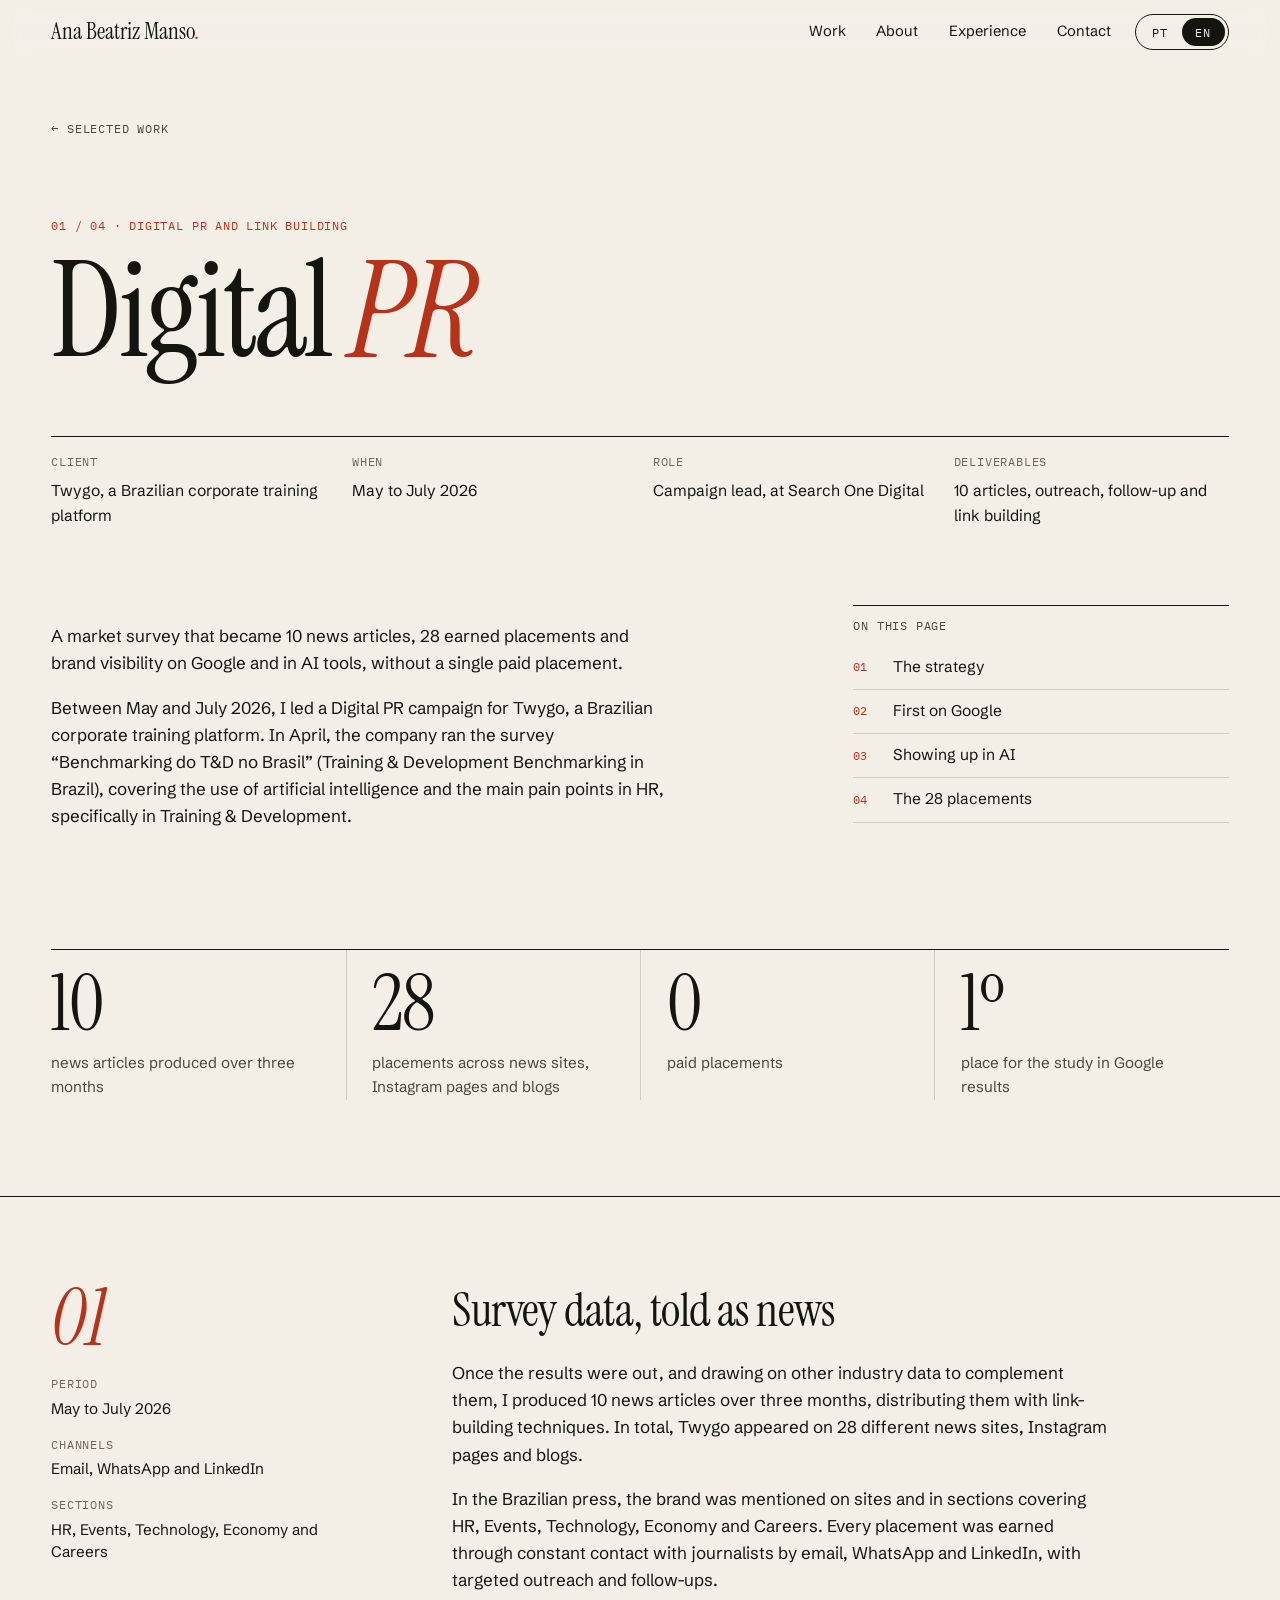
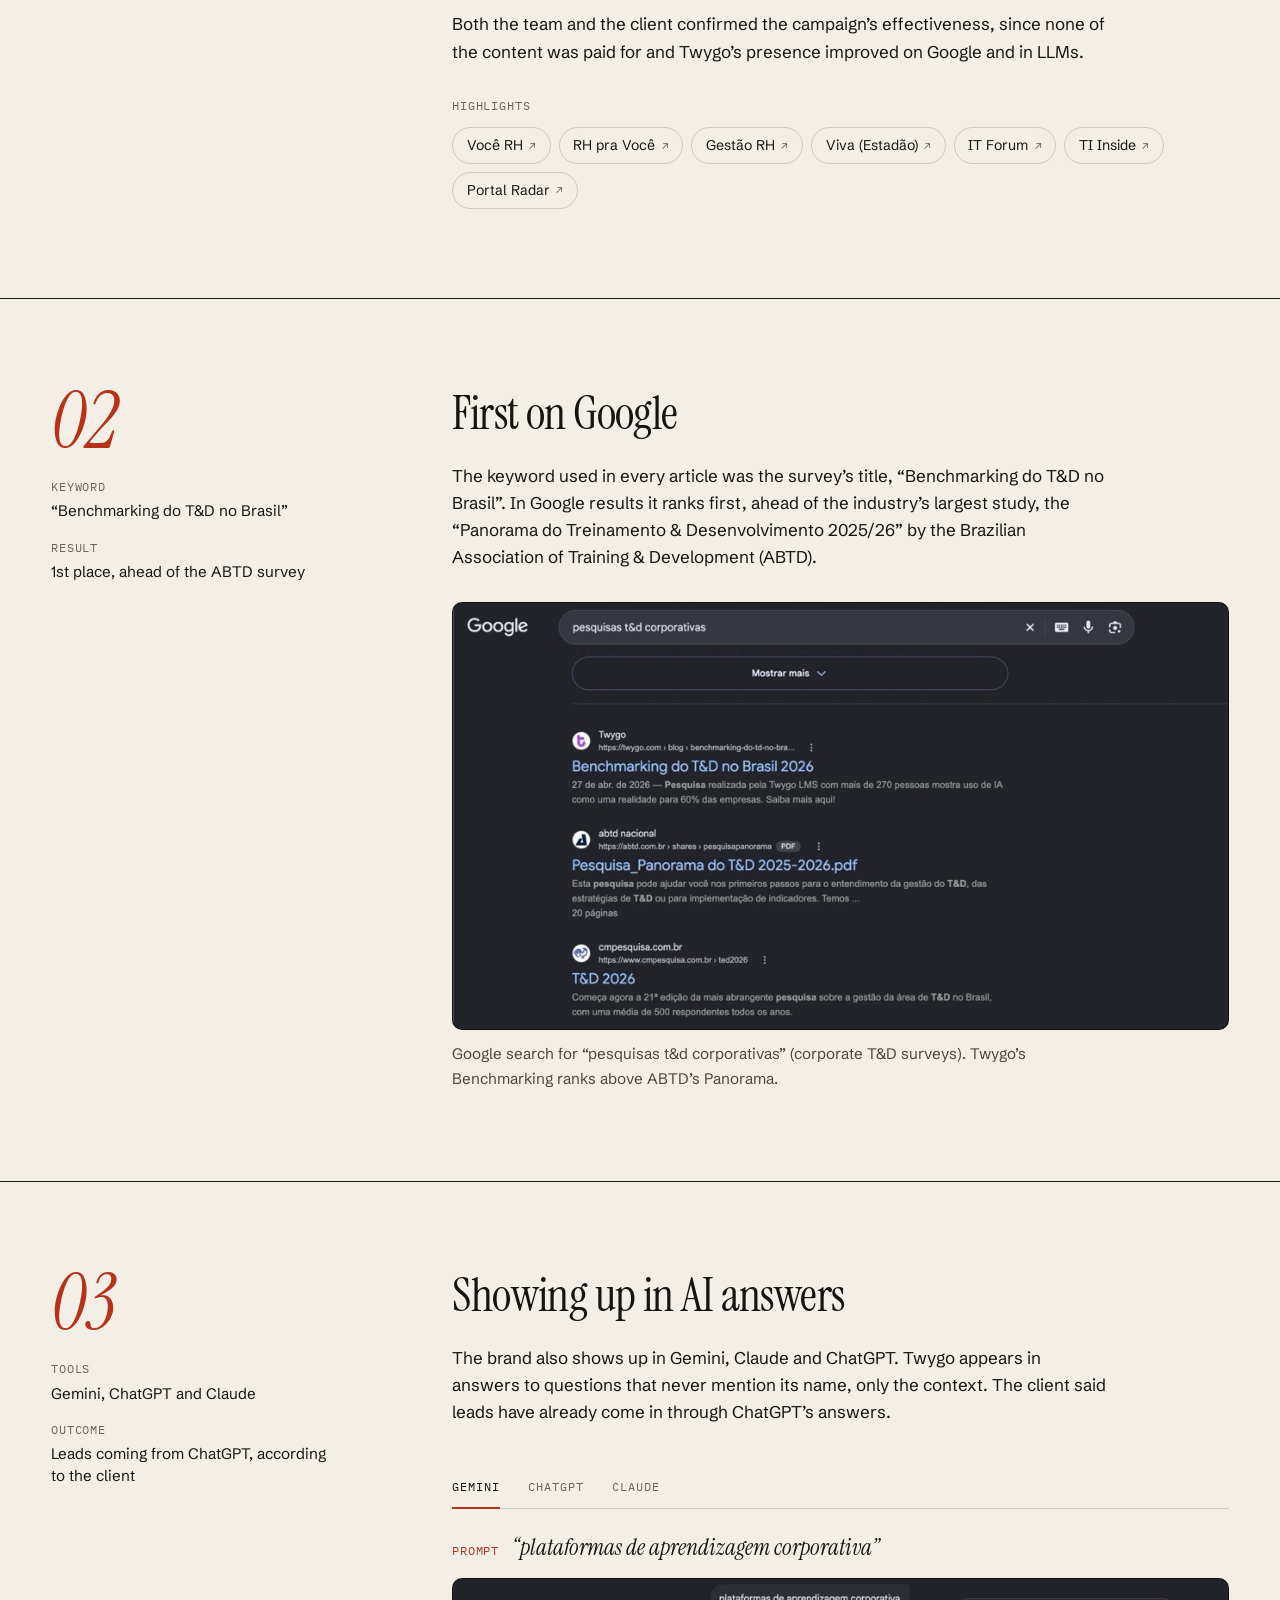
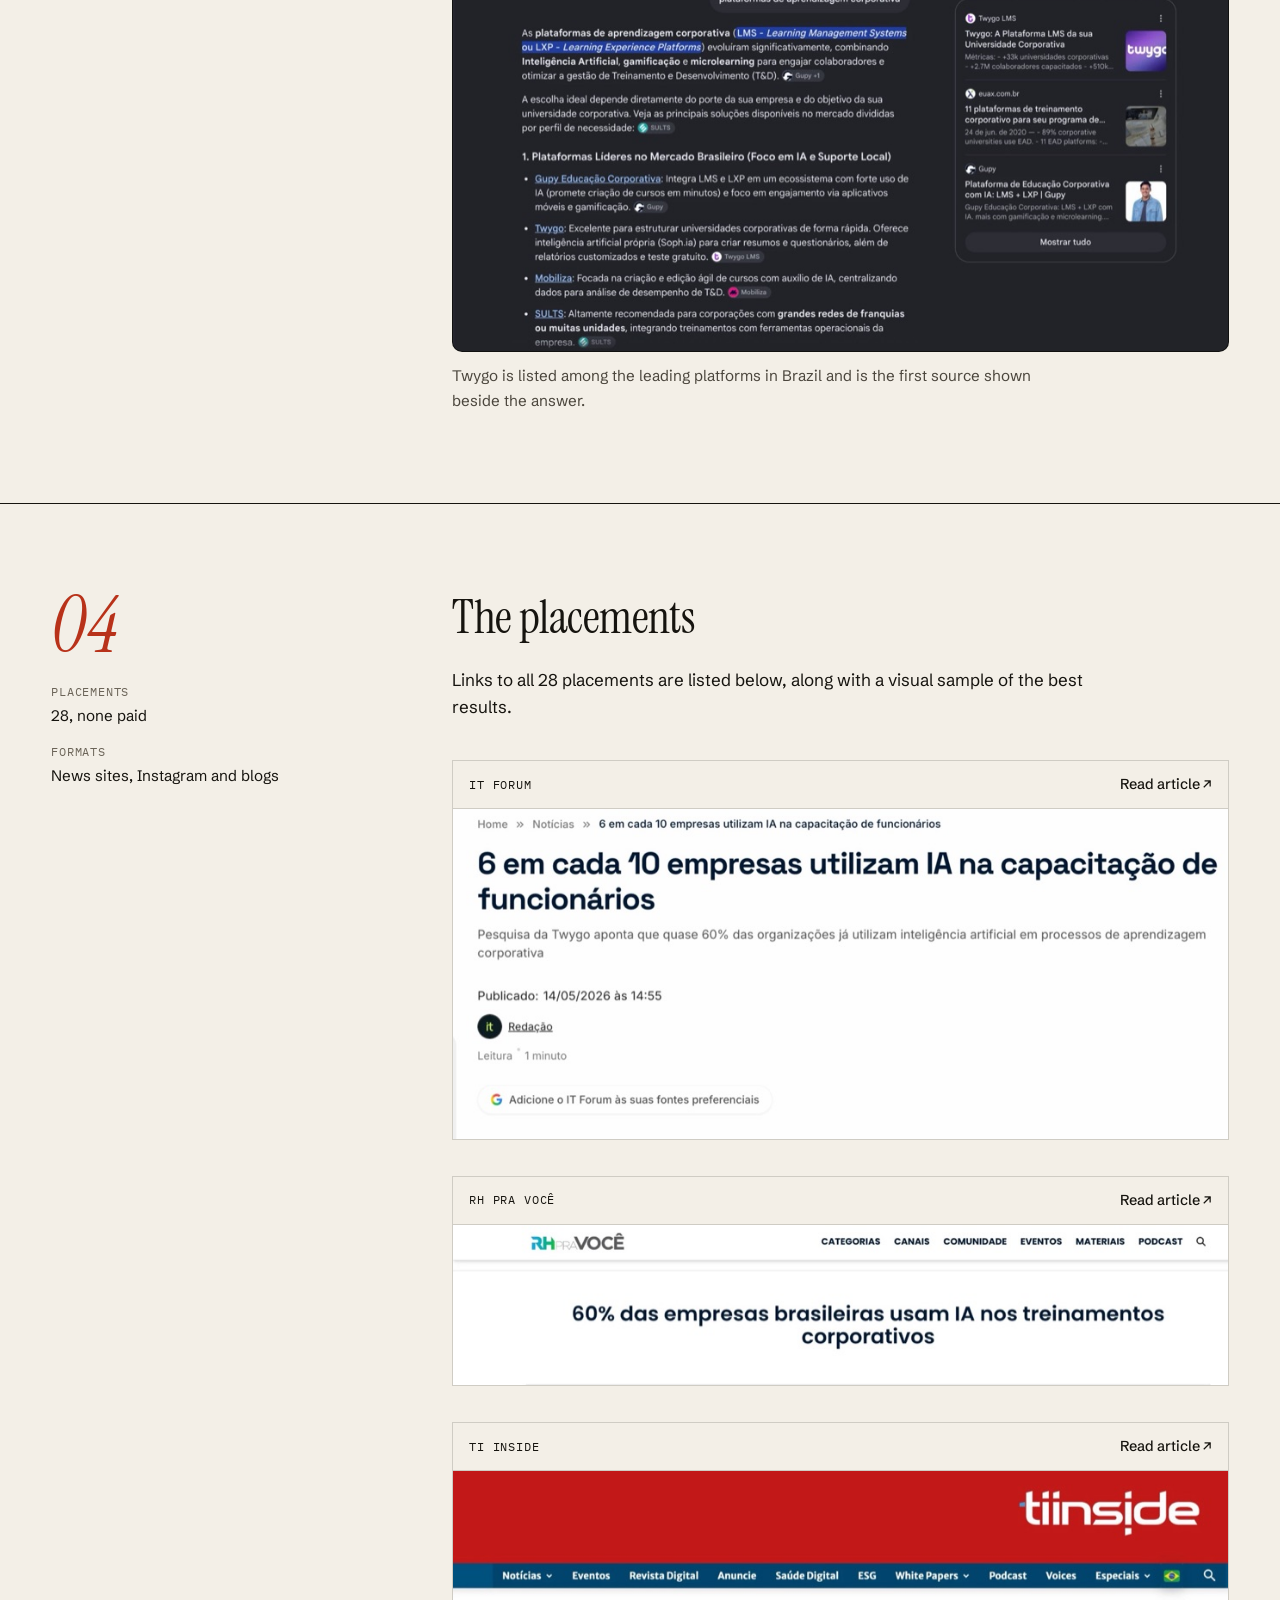
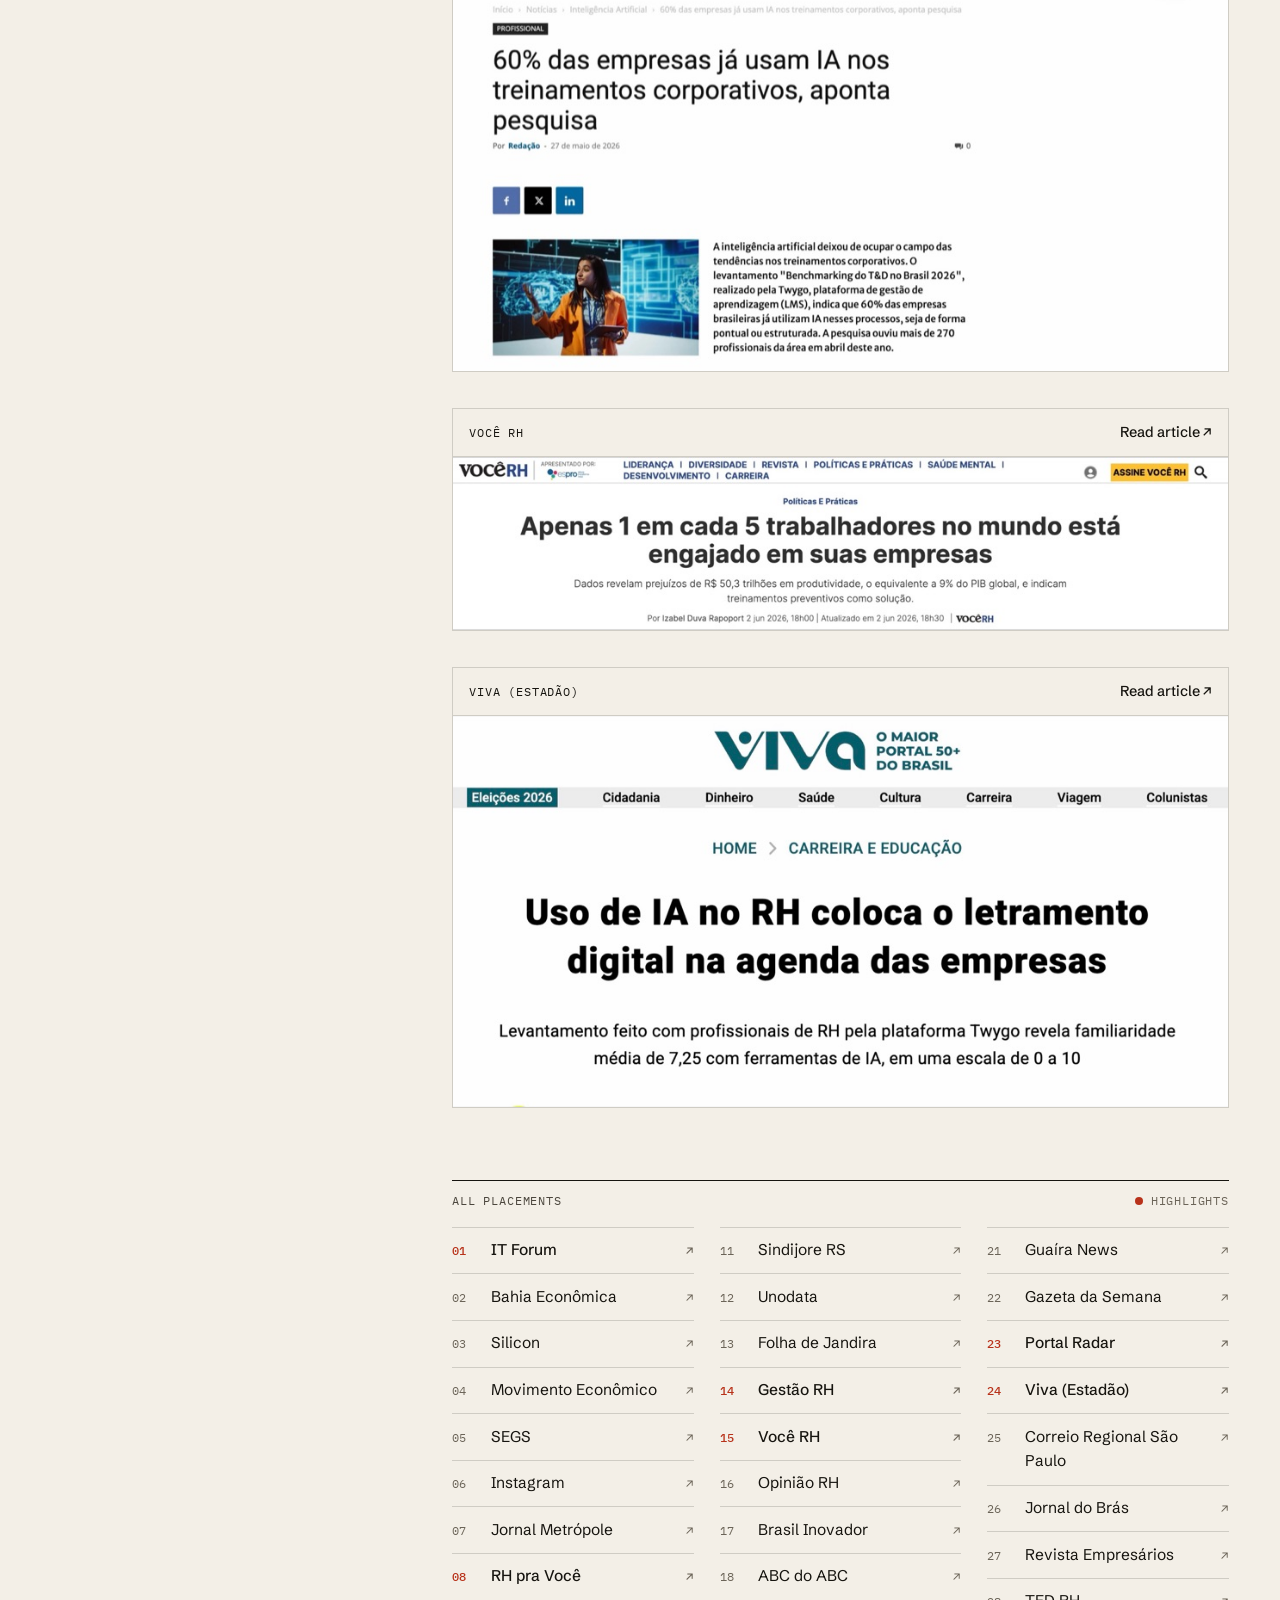
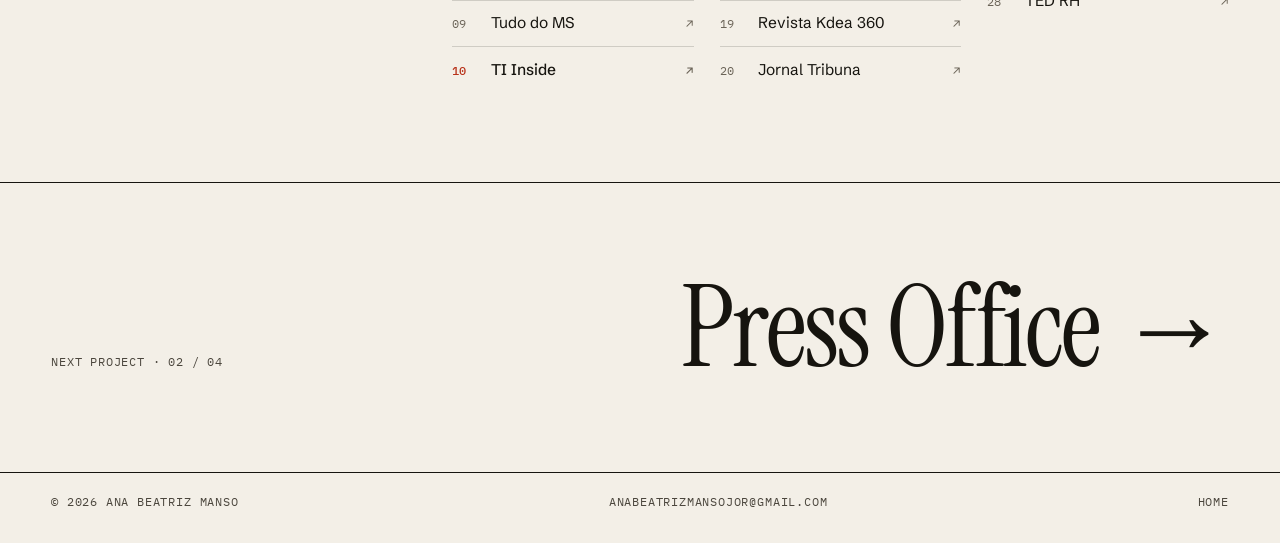
<file: digital-pr.html>
<!doctype html>
<html lang="pt-BR" data-lang="pt"
  data-doc-title-pt="Digital PR · Ana Beatriz Manso"
  data-doc-title-en="Digital PR · Ana Beatriz Manso">
<head>
  <meta charset="utf-8">
  <meta name="viewport" content="width=device-width, initial-scale=1">
  <title>Digital PR · Ana Beatriz Manso</title>
  <meta name="description"
    content="Campanha de Digital PR para a Twygo que transformou a pesquisa Benchmarking do T&amp;D no Brasil em 28 publicações espontâneas, com o estudo em primeiro lugar no Google e presença nas respostas de IA."
    data-pt="Campanha de Digital PR para a Twygo que transformou a pesquisa Benchmarking do T&amp;D no Brasil em 28 publicações espontâneas, com o estudo em primeiro lugar no Google e presença nas respostas de IA."
    data-en="A Digital PR campaign for Twygo that turned the Benchmarking do T&amp;D no Brasil survey into 28 earned placements, with the study ranking first on Google and showing up in AI answers.">
  <meta name="theme-color" content="#f3efe7" media="(prefers-color-scheme: light)">
  <meta name="theme-color" content="#12110e" media="(prefers-color-scheme: dark)">
  <link rel="canonical" href="https://www.manso-portfolio.com/digital-pr.html">
  <meta property="og:type" content="article">
  <meta property="og:title" content="Digital PR · Ana Beatriz Manso">
  <meta property="og:image" content="https://www.manso-portfolio.com/assets/img/digital-pr/google-benchmarking-td.jpg">
  <link rel="icon" href="data:image/svg+xml,%3Csvg xmlns='http://www.w3.org/2000/svg' viewBox='0 0 64 64'%3E%3Crect width='64' height='64' rx='14' fill='%2316140f'/%3E%3Ctext x='32' y='46' text-anchor='middle' font-family='Georgia,serif' font-style='italic' font-size='42' fill='%23f3efe7'%3EM%3C/text%3E%3C/svg%3E">
  <script>
    !function(){var d=document.documentElement,l=null;d.className+=" js";try{l=new URLSearchParams(location.search).get("lang")}catch(e){}if(l!=="pt"&&l!=="en"){try{l=localStorage.getItem("abm-lang")}catch(e){}}if(l!=="pt"&&l!=="en"){l=/^pt/i.test(navigator.language||"pt")?"pt":"en"}d.setAttribute("data-lang",l);d.lang=l==="en"?"en":"pt-BR"}();
  </script>
  <link rel="preconnect" href="https://fonts.googleapis.com">
  <link rel="preconnect" href="https://fonts.gstatic.com" crossorigin>
  <link rel="stylesheet" href="https://fonts.googleapis.com/css2?family=IBM+Plex+Mono:wght@400;500&family=Instrument+Serif:ital@0;1&family=Schibsted+Grotesk:ital,wght@0,400..700;1,400..700&display=swap">
  <link rel="stylesheet" href="assets/style.css">
  <script src="assets/main.js" defer></script>
</head>
<body>
  <a class="skip-link" href="#conteudo"><span lang="pt-BR">Pular para o conteúdo</span><span lang="en">Skip to content</span></a>

  <header class="site-header" data-header>
    <div class="wrap header-inner">
      <a class="brand" href="index.html">Ana Beatriz Manso<span class="dot">.</span></a>
      <nav class="nav" data-label-pt="Principal" data-label-en="Main" aria-label="Principal">
        <a href="index.html#trabalhos"><span lang="pt-BR">Trabalhos</span><span lang="en">Work</span></a>
        <a href="index.html#sobre"><span lang="pt-BR">Sobre</span><span lang="en">About</span></a>
        <a href="index.html#trajetoria"><span lang="pt-BR">Trajetória</span><span lang="en">Experience</span></a>
        <a href="index.html#contato"><span lang="pt-BR">Contato</span><span lang="en">Contact</span></a>
      </nav>
      <div class="lang-tabs" role="group" aria-label="Idioma / Language">
        <button type="button" data-set-lang="pt" aria-pressed="true" title="Português">PT</button>
        <button type="button" data-set-lang="en" aria-pressed="false" title="English">EN</button>
      </div>
      <button type="button" class="menu-btn" aria-expanded="false" aria-controls="mobile-menu">Menu</button>
    </div>
  </header>

  <div class="mobile-menu" id="mobile-menu" hidden>
    <nav data-label-pt="Menu" data-label-en="Menu" aria-label="Menu">
      <a href="index.html#trabalhos"><span lang="pt-BR">Trabalhos</span><span lang="en">Work</span></a>
      <a href="index.html#sobre"><span lang="pt-BR">Sobre</span><span lang="en">About</span></a>
      <a href="index.html#trajetoria"><span lang="pt-BR">Trajetória</span><span lang="en">Experience</span></a>
      <a href="index.html#contato"><span lang="pt-BR">Contato</span><span lang="en">Contact</span></a>
    </nav>
    <p class="mono">anabeatrizmansojor@gmail.com</p>
  </div>

  <main id="conteudo">
    <section class="case-hero">
      <div class="wrap">
        <a class="crumb mono" href="index.html#trabalhos">← <span lang="pt-BR">Trabalhos selecionados</span><span lang="en">Selected work</span></a>
        <p class="case-kicker mono">01 / 04 · <span lang="pt-BR">Digital PR e link building</span><span lang="en">Digital PR and link building</span></p>
        <h1 class="case-title reveal">Digital <em>PR</em></h1>
        <dl class="case-facts reveal">
          <div><dt class="mono"><span lang="pt-BR">Cliente</span><span lang="en">Client</span></dt><dd><span lang="pt-BR">Twygo, plataforma brasileira de treinamentos corporativos</span><span lang="en">Twygo, a Brazilian corporate training platform</span></dd></div>
          <div><dt class="mono"><span lang="pt-BR">Quando</span><span lang="en">When</span></dt><dd><span lang="pt-BR">Maio a julho de 2026</span><span lang="en">May to July 2026</span></dd></div>
          <div><dt class="mono"><span lang="pt-BR">Função</span><span lang="en">Role</span></dt><dd><span lang="pt-BR">Liderança da campanha, pela Search One Digital</span><span lang="en">Campaign lead, at Search One Digital</span></dd></div>
          <div><dt class="mono"><span lang="pt-BR">Entregas</span><span lang="en">Deliverables</span></dt><dd><span lang="pt-BR">10 matérias, outreach, follow-up e link building</span><span lang="en">10 articles, outreach, follow-up and link building</span></dd></div>
        </dl>
      </div>
    </section>

    <section class="wrap case-intro">
      <div class="lede reveal">
        <p lang="pt-BR">Uma pesquisa de mercado que virou 10 matérias jornalísticas, 28 publicações espontâneas e presença da marca no Google e nas ferramentas de IA, sem nenhum conteúdo pago.</p>
        <p lang="en">A market survey that became 10 news articles, 28 earned placements and brand visibility on Google and in AI tools, without a single paid placement.</p>
        <p lang="pt-BR">Entre maio e julho de 2026, liderei uma campanha de Digital PR para a Twygo, uma plataforma brasileira de treinamentos corporativos. Em abril, a empresa realizou a pesquisa “Benchmarking do T&amp;D no Brasil”, que abordou o uso da inteligência artificial e as dores e dificuldades do setor de Recursos Humanos, especificamente de Treinamento &amp; Desenvolvimento.</p>
        <p lang="en">Between May and July 2026, I led a Digital PR campaign for Twygo, a Brazilian corporate training platform. In April, the company ran the survey “Benchmarking do T&amp;D no Brasil” (Training &amp; Development Benchmarking in Brazil), covering the use of artificial intelligence and the main pain points in HR, specifically in Training &amp; Development.</p>
      </div>
      <nav class="toc reveal" data-label-pt="Partes da campanha" data-label-en="Campaign sections" aria-label="Partes da campanha">
        <h2 class="mono"><span lang="pt-BR">Nesta página</span><span lang="en">On this page</span></h2>
        <ol>
          <li><a href="#estrategia"><span lang="pt-BR">A estratégia</span><span lang="en">The strategy</span></a></li>
          <li><a href="#google"><span lang="pt-BR">Primeiro lugar no Google</span><span lang="en">First on Google</span></a></li>
          <li><a href="#ia"><span lang="pt-BR">Presença nas IAs</span><span lang="en">Showing up in AI</span></a></li>
          <li><a href="#publicacoes"><span lang="pt-BR">As 28 publicações</span><span lang="en">The 28 placements</span></a></li>
        </ol>
      </nav>
    </section>

    <section class="wrap" aria-label="Resultados">
      <dl class="facts facts--4 reveal">
        <div class="fact">
          <dt data-count="10">10</dt>
          <dd><span lang="pt-BR">matérias jornalísticas produzidas em três meses</span><span lang="en">news articles produced over three months</span></dd>
        </div>
        <div class="fact">
          <dt data-count="28">28</dt>
          <dd><span lang="pt-BR">publicações em portais, perfis do Instagram e blogs</span><span lang="en">placements across news sites, Instagram pages and blogs</span></dd>
        </div>
        <div class="fact">
          <dt>0</dt>
          <dd><span lang="pt-BR">conteúdos pagos</span><span lang="en">paid placements</span></dd>
        </div>
        <div class="fact">
          <dt>1º</dt>
          <dd><span lang="pt-BR">lugar do estudo nos resultados do Google</span><span lang="en">place for the study in Google results</span></dd>
        </div>
      </dl>
    </section>

    <!-- 01 ESTRATÉGIA -->
    <article class="case" id="estrategia">
      <div class="wrap case-grid">
        <aside class="case-side reveal">
          <span class="case-num">01</span>
          <dl>
            <dt class="mono"><span lang="pt-BR">Período</span><span lang="en">Period</span></dt>
            <dd><span lang="pt-BR">Maio a julho de 2026</span><span lang="en">May to July 2026</span></dd>
            <dt class="mono"><span lang="pt-BR">Canais</span><span lang="en">Channels</span></dt>
            <dd><span lang="pt-BR">E-mail, WhatsApp e LinkedIn</span><span lang="en">Email, WhatsApp and LinkedIn</span></dd>
            <dt class="mono"><span lang="pt-BR">Editorias</span><span lang="en">Sections</span></dt>
            <dd><span lang="pt-BR">RH, Eventos, Tecnologia, Economia e Carreira</span><span lang="en">HR, Events, Technology, Economy and Careers</span></dd>
          </dl>
        </aside>
        <div class="case-main">
          <h2 class="reveal"><span lang="pt-BR">Dados de uma pesquisa, contados como notícia</span><span lang="en">Survey data, told as news</span></h2>
          <div class="reveal">
            <p lang="pt-BR">Após a divulgação dos resultados, e com outros dados do setor para complementá-los, produzi 10 matérias jornalísticas ao longo dos três meses de trabalho, com divulgação e uso de técnicas de link building. Ao todo, a Twygo apareceu em 28 portais de notícias, páginas do Instagram e blogs diferentes.</p>
            <p lang="en">Once the results were out, and drawing on other industry data to complement them, I produced 10 news articles over three months, distributing them with link-building techniques. In total, Twygo appeared on 28 different news sites, Instagram pages and blogs.</p>
            <p lang="pt-BR">Na imprensa brasileira, a marca foi citada em sites e editorias de Recursos Humanos, Eventos, Tecnologia, Economia e Carreira. As divulgações foram conquistadas por meio do contato constante com jornalistas por e-mail, WhatsApp e LinkedIn, com outreach direcionado e follow-ups.</p>
            <p lang="en">In the Brazilian press, the brand was mentioned on sites and in sections covering HR, Events, Technology, Economy and Careers. Every placement was earned through constant contact with journalists by email, WhatsApp and LinkedIn, with targeted outreach and follow-ups.</p>
            <p lang="pt-BR">A eficácia da campanha foi constatada pela equipe e pelo cliente, já que nenhum dos conteúdos foi pago e houve melhorias na presença da Twygo nas LLMs e no Google.</p>
            <p lang="en">Both the team and the client confirmed the campaign’s effectiveness, since none of the content was paid for and Twygo’s presence improved on Google and in LLMs.</p>
          </div>

          <p class="outlets-label mono"><span lang="pt-BR">Destaques</span><span lang="en">Highlights</span></p>
          <ul class="outlets">
            <li><a href="https://vocerh.abril.com.br/politicasepraticas/apenas-1-em-cada-5-trabalhadores-no-mundo-esta-engajado-em-suas-empresas/" target="_blank" rel="noopener">Você RH</a></li>
            <li><a href="https://rhpravoce.com.br/redacao/60-das-empresas-brasileiras-usam-ia-nos-treinamentos-corporativos" target="_blank" rel="noopener">RH pra Você</a></li>
            <li><a href="https://www.grupogestaorh.com.br/pt_br/t&amp;d/9574-apesar-de-avancos-da-ia-em-t&amp;d-engajamento-dos-colaboradores-ainda-e-desafio" target="_blank" rel="noopener">Gestão RH</a></li>
            <li><a href="https://viva.com.br/carreira-e-educacao/uso-ia-no-rh-coloca-o-letramento-digital-na-agenda-das-empresas.html" target="_blank" rel="noopener">Viva (Estadão)</a></li>
            <li><a href="https://itforum.com.br/noticias/60-das-empresas-usam-ia-na-capacitacao-de-equipes/" target="_blank" rel="noopener">IT Forum</a></li>
            <li><a href="https://tiinside.com.br/27/05/2026/60-das-empresas-ja-usam-ia-nos-treinamentos-corporativos-aponta-pesquisa/" target="_blank" rel="noopener">TI Inside</a></li>
            <li><a href="https://portalradar.com.br/concarh-2026-coloca-o-fator-humano-no-centro-dos-treinamentos-com-ia/" target="_blank" rel="noopener">Portal Radar</a></li>
          </ul>
        </div>
      </div>
    </article>

    <!-- 02 GOOGLE -->
    <article class="case" id="google">
      <div class="wrap case-grid">
        <aside class="case-side reveal">
          <span class="case-num">02</span>
          <dl>
            <dt class="mono"><span lang="pt-BR">Palavra-chave</span><span lang="en">Keyword</span></dt>
            <dd>“Benchmarking do T&amp;D no Brasil”</dd>
            <dt class="mono"><span lang="pt-BR">Resultado</span><span lang="en">Result</span></dt>
            <dd><span lang="pt-BR">1º lugar, à frente da pesquisa da ABTD</span><span lang="en">1st place, ahead of the ABTD survey</span></dd>
          </dl>
        </aside>
        <div class="case-main">
          <h2 class="reveal"><span lang="pt-BR">Em primeiro lugar no Google</span><span lang="en">First on Google</span></h2>
          <div class="reveal">
            <p lang="pt-BR">A palavra-chave usada em todas as matérias foi o título da pesquisa, “Benchmarking do T&amp;D no Brasil”. Nos resultados do Google, ela aparece em primeiro lugar, à frente do maior levantamento do setor, o “Panorama do Treinamento &amp; Desenvolvimento 2025/26”, da Associação Brasileira de Treinamento &amp; Desenvolvimento (ABTD).</p>
            <p lang="en">The keyword used in every article was the survey’s title, “Benchmarking do T&amp;D no Brasil”. In Google results it ranks first, ahead of the industry’s largest study, the “Panorama do Treinamento &amp; Desenvolvimento 2025/26” by the Brazilian Association of Training &amp; Development (ABTD).</p>
          </div>
          <figure class="shot reveal">
            <button type="button" data-zoom="assets/img/digital-pr/google-benchmarking-td.jpg">
              <img src="assets/img/digital-pr/google-benchmarking-td-thumb.jpg" width="900" height="495" loading="lazy"
                data-alt-pt="Resultados do Google para pesquisas t&amp;d corporativas, com o Benchmarking do T&amp;D no Brasil da Twygo em primeiro lugar e o Panorama do T&amp;D da ABTD em segundo"
                data-alt-en="Google results for pesquisas t&amp;d corporativas, with Twygo’s Benchmarking do T&amp;D no Brasil first and ABTD’s Panorama do T&amp;D second"
                alt="Resultados do Google para pesquisas t&amp;d corporativas, com o Benchmarking do T&amp;D no Brasil da Twygo em primeiro lugar e o Panorama do T&amp;D da ABTD em segundo">
            </button>
            <figcaption>
              <span lang="pt-BR">Busca no Google por “pesquisas t&amp;d corporativas”. O Benchmarking da Twygo aparece antes do Panorama da ABTD.</span>
              <span lang="en">Google search for “pesquisas t&amp;d corporativas” (corporate T&amp;D surveys). Twygo’s Benchmarking ranks above ABTD’s Panorama.</span>
            </figcaption>
          </figure>
        </div>
      </div>
    </article>

    <!-- 03 IA -->
    <article class="case" id="ia">
      <div class="wrap case-grid">
        <aside class="case-side reveal">
          <span class="case-num">03</span>
          <dl>
            <dt class="mono"><span lang="pt-BR">Ferramentas</span><span lang="en">Tools</span></dt>
            <dd>Gemini, ChatGPT <span lang="pt-BR">e</span><span lang="en">and</span> Claude</dd>
            <dt class="mono"><span lang="pt-BR">Resultado</span><span lang="en">Outcome</span></dt>
            <dd><span lang="pt-BR">Leads vindos do ChatGPT, segundo a cliente</span><span lang="en">Leads coming from ChatGPT, according to the client</span></dd>
          </dl>
        </aside>
        <div class="case-main">
          <h2 class="reveal"><span lang="pt-BR">Presente nas respostas das IAs</span><span lang="en">Showing up in AI answers</span></h2>
          <div class="reveal">
            <p lang="pt-BR">No Gemini, no Claude e no ChatGPT também há presença. A Twygo aparece em respostas a perguntas que não citam o nome da marca, apenas o contexto. A cliente afirmou que leads já foram conquistados com base nas respostas do ChatGPT.</p>
            <p lang="en">The brand also shows up in Gemini, Claude and ChatGPT. Twygo appears in answers to questions that never mention its name, only the context. The client said leads have already come in through ChatGPT’s answers.</p>
          </div>

          <div class="tabs reveal" data-tabs>
            <div class="tablist" role="tablist" data-label-pt="Respostas de ferramentas de IA" data-label-en="AI tool answers" aria-label="Respostas de ferramentas de IA">
              <button type="button" role="tab" id="tab-gemini" aria-controls="painel-gemini" aria-selected="true">Gemini</button>
              <button type="button" role="tab" id="tab-chatgpt" aria-controls="painel-chatgpt" aria-selected="false" tabindex="-1">ChatGPT</button>
              <button type="button" role="tab" id="tab-claude" aria-controls="painel-claude" aria-selected="false" tabindex="-1">Claude</button>
            </div>

            <div class="tabpanel" role="tabpanel" id="painel-gemini" aria-labelledby="tab-gemini">
              <p class="prompt"><span class="mono"><span lang="pt-BR">Pergunta</span><span lang="en">Prompt</span></span><span class="prompt-text">“plataformas de aprendizagem corporativa”</span></p>
              <figure class="shot">
                <button type="button" data-zoom="assets/img/digital-pr/ia-gemini.jpg">
                  <img src="assets/img/digital-pr/ia-gemini-thumb.jpg" width="900" height="433" loading="lazy"
                    data-alt-pt="Resposta do Gemini sobre plataformas de aprendizagem corporativa, com a Twygo na lista de plataformas líderes e como primeira fonte ao lado"
                    data-alt-en="Gemini answer about corporate learning platforms, with Twygo among the leading platforms and as the first source on the side"
                    alt="Resposta do Gemini sobre plataformas de aprendizagem corporativa, com a Twygo na lista de plataformas líderes e como primeira fonte ao lado">
                </button>
                <figcaption>
                  <span lang="pt-BR">A Twygo aparece entre as plataformas líderes no Brasil e é a primeira fonte citada ao lado da resposta.</span>
                  <span lang="en">Twygo is listed among the leading platforms in Brazil and is the first source shown beside the answer.</span>
                </figcaption>
              </figure>
            </div>

            <div class="tabpanel" role="tabpanel" id="painel-chatgpt" aria-labelledby="tab-chatgpt">
              <p class="prompt"><span class="mono"><span lang="pt-BR">Pergunta</span><span lang="en">Prompt</span></span><span class="prompt-text">“Liste plataformas brasileiras de LMS para a gestão da aprendizagem corporativa.”</span></p>
              <figure class="shot">
                <button type="button" data-zoom="assets/img/digital-pr/ia-chatgpt.jpg">
                  <img src="assets/img/digital-pr/ia-chatgpt-thumb.jpg" width="900" height="498" loading="lazy"
                    data-alt-pt="Resposta do ChatGPT com uma tabela de plataformas brasileiras de LMS, com a Twygo na primeira linha"
                    data-alt-en="ChatGPT answer with a table of Brazilian LMS platforms, with Twygo in the first row"
                    alt="Resposta do ChatGPT com uma tabela de plataformas brasileiras de LMS, com a Twygo na primeira linha">
                </button>
                <figcaption>
                  <span lang="pt-BR">A Twygo é a primeira plataforma da lista.</span>
                  <span lang="en">Twygo is the first platform on the list.</span>
                </figcaption>
              </figure>
            </div>

            <div class="tabpanel" role="tabpanel" id="painel-claude" aria-labelledby="tab-claude">
              <p class="prompt"><span class="mono"><span lang="pt-BR">Pergunta</span><span lang="en">Prompt</span></span><span class="prompt-text">“Liste plataformas brasileiras de LMS especializadas em gestão da aprendizagem corporativa.”</span></p>
              <figure class="shot">
                <button type="button" data-zoom="assets/img/digital-pr/ia-claude.jpg">
                  <img src="assets/img/digital-pr/ia-claude-thumb.jpg" width="900" height="477" loading="lazy"
                    data-alt-pt="Resposta do Claude com plataformas brasileiras de LMS, entre elas Konviva, PowerMinds e Twygo"
                    data-alt-en="Claude answer listing Brazilian LMS platforms, including Konviva, PowerMinds and Twygo"
                    alt="Resposta do Claude com plataformas brasileiras de LMS, entre elas Konviva, PowerMinds e Twygo">
                </button>
                <figcaption>
                  <span lang="pt-BR">A Twygo aparece entre as plataformas brasileiras recomendadas.</span>
                  <span lang="en">Twygo appears among the recommended Brazilian platforms.</span>
                </figcaption>
              </figure>
            </div>
          </div>
        </div>
      </div>
    </article>

    <!-- 04 PUBLICAÇÕES -->
    <article class="case" id="publicacoes">
      <div class="wrap case-grid">
        <aside class="case-side reveal">
          <span class="case-num">04</span>
          <dl>
            <dt class="mono"><span lang="pt-BR">Publicações</span><span lang="en">Placements</span></dt>
            <dd><span lang="pt-BR">28, nenhuma paga</span><span lang="en">28, none paid</span></dd>
            <dt class="mono"><span lang="pt-BR">Formatos</span><span lang="en">Formats</span></dt>
            <dd><span lang="pt-BR">Portais de notícias, Instagram e blogs</span><span lang="en">News sites, Instagram and blogs</span></dd>
          </dl>
        </aside>
        <div class="case-main">
          <h2 class="reveal"><span lang="pt-BR">As publicações</span><span lang="en">The placements</span></h2>
          <p class="reveal" lang="pt-BR">Os links das 28 publicações podem ser consultados abaixo, com uma amostra visual dos melhores resultados.</p>
          <p class="reveal" lang="en">Links to all 28 placements are listed below, along with a visual sample of the best results.</p>

          <ol class="press-wall">
            <li class="press-card reveal">
              <figure>
                <figcaption><span class="mono" data-cap>IT Forum</span><a href="https://itforum.com.br/noticias/60-das-empresas-usam-ia-na-capacitacao-de-equipes/" target="_blank" rel="noopener"><span lang="pt-BR">Ler matéria</span><span lang="en">Read article</span> ↗</a></figcaption>
                <button type="button" data-zoom="assets/img/digital-pr/it-forum.jpg">
                  <img src="assets/img/digital-pr/it-forum-thumb.jpg" width="900" height="383" loading="lazy"
                    data-alt-pt="Matéria do IT Forum: 6 em cada 10 empresas utilizam IA na capacitação de funcionários"
                    data-alt-en="IT Forum article: 6 in 10 companies use AI to train employees"
                    alt="Matéria do IT Forum: 6 em cada 10 empresas utilizam IA na capacitação de funcionários">
                </button>
              </figure>
            </li>
            <li class="press-card reveal">
              <figure>
                <figcaption><span class="mono" data-cap>RH pra Você</span><a href="https://rhpravoce.com.br/redacao/60-das-empresas-brasileiras-usam-ia-nos-treinamentos-corporativos" target="_blank" rel="noopener"><span lang="pt-BR">Ler matéria</span><span lang="en">Read article</span> ↗</a></figcaption>
                <button type="button" data-zoom="assets/img/digital-pr/rh-pra-voce.jpg">
                  <img src="assets/img/digital-pr/rh-pra-voce-thumb.jpg" width="900" height="186" loading="lazy"
                    data-alt-pt="Matéria do RH pra Você: 60% das empresas brasileiras usam IA nos treinamentos corporativos"
                    data-alt-en="RH pra Você article: 60% of Brazilian companies use AI in corporate training"
                    alt="Matéria do RH pra Você: 60% das empresas brasileiras usam IA nos treinamentos corporativos">
                </button>
              </figure>
            </li>
            <li class="press-card reveal">
              <figure>
                <figcaption><span class="mono" data-cap>TI Inside</span><a href="https://tiinside.com.br/27/05/2026/60-das-empresas-ja-usam-ia-nos-treinamentos-corporativos-aponta-pesquisa/" target="_blank" rel="noopener"><span lang="pt-BR">Ler matéria</span><span lang="en">Read article</span> ↗</a></figcaption>
                <button type="button" data-zoom="assets/img/digital-pr/ti-inside.jpg">
                  <img src="assets/img/digital-pr/ti-inside-thumb.jpg" width="900" height="581" loading="lazy"
                    data-alt-pt="Matéria do TI Inside: 60% das empresas já usam IA nos treinamentos corporativos, aponta pesquisa"
                    data-alt-en="TI Inside article: 60% of companies already use AI in corporate training, survey shows"
                    alt="Matéria do TI Inside: 60% das empresas já usam IA nos treinamentos corporativos, aponta pesquisa">
                </button>
              </figure>
            </li>
            <li class="press-card reveal">
              <figure>
                <figcaption><span class="mono" data-cap>Você RH</span><a href="https://vocerh.abril.com.br/politicasepraticas/apenas-1-em-cada-5-trabalhadores-no-mundo-esta-engajado-em-suas-empresas/" target="_blank" rel="noopener"><span lang="pt-BR">Ler matéria</span><span lang="en">Read article</span> ↗</a></figcaption>
                <button type="button" data-zoom="assets/img/digital-pr/voce-rh.jpg">
                  <img src="assets/img/digital-pr/voce-rh-thumb.jpg" width="900" height="201" loading="lazy"
                    data-alt-pt="Matéria da Você RH: Apenas 1 em cada 5 trabalhadores no mundo está engajado em suas empresas"
                    data-alt-en="Você RH article: Only 1 in 5 workers worldwide is engaged at work"
                    alt="Matéria da Você RH: Apenas 1 em cada 5 trabalhadores no mundo está engajado em suas empresas">
                </button>
              </figure>
            </li>
            <li class="press-card reveal">
              <figure>
                <figcaption><span class="mono" data-cap>Viva (Estadão)</span><a href="https://viva.com.br/carreira-e-educacao/uso-ia-no-rh-coloca-o-letramento-digital-na-agenda-das-empresas.html" target="_blank" rel="noopener"><span lang="pt-BR">Ler matéria</span><span lang="en">Read article</span> ↗</a></figcaption>
                <button type="button" data-zoom="assets/img/digital-pr/viva.jpg">
                  <img src="assets/img/digital-pr/viva-thumb.jpg" width="900" height="454" loading="lazy"
                    data-alt-pt="Matéria do Viva: Uso de IA no RH coloca o letramento digital na agenda das empresas"
                    data-alt-en="Viva article: AI use in HR puts digital literacy on companies’ agenda"
                    alt="Matéria do Viva: Uso de IA no RH coloca o letramento digital na agenda das empresas">
                </button>
              </figure>
            </li>
          </ol>

          <div class="coverage-head reveal">
            <h3 class="mono"><span lang="pt-BR">Todas as publicações</span><span lang="en">All placements</span></h3>
            <p class="coverage-legend mono"><span class="dot" aria-hidden="true"></span><span lang="pt-BR">Destaques</span><span lang="en">Highlights</span></p>
          </div>
          <ol class="coverage reveal">
            <li class="is-highlight"><a href="https://itforum.com.br/noticias/60-das-empresas-usam-ia-na-capacitacao-de-equipes/" target="_blank" rel="noopener">IT Forum</a></li>
            <li><a href="https://bahiaeconomica.com.br/wp/2025/05/14/50-dos-profissionais-de-td-priorizam-desenvolvimento-de-liderancas/" target="_blank" rel="noopener">Bahia Econômica</a></li>
            <li><a href="https://www.siliconweek.com.br/50-dos-profissionais-de-td-priorizam-desenvolvimento-de-liderancas-31595.html" target="_blank" rel="noopener">Silicon</a></li>
            <li><a href="https://movimentoeconomico.com.br/tecnologia/2026/05/22/ia-ja-e-realidade-em-seis-em-cada-dez-empresas-na-area-de-treinamento/" target="_blank" rel="noopener">Movimento Econômico</a></li>
            <li><a href="https://www.segs.com.br/seguros/447953-ia-deve-revolucionar-areas-de-t-d-e-capacitacao-corporativa-ate-2028-diz-estudo" target="_blank" rel="noopener">SEGS</a></li>
            <li><a href="https://www.instagram.com/p/DYhjI9ZE7fI/" target="_blank" rel="noopener">Instagram</a></li>
            <li><a href="https://jornalmetropole.com.br/noticia/4941/ia-deve-transformar-o-tad-nos-proximos-dois-anos-aponta-estudo" target="_blank" rel="noopener">Jornal Metrópole</a></li>
            <li class="is-highlight"><a href="https://rhpravoce.com.br/redacao/60-das-empresas-brasileiras-usam-ia-nos-treinamentos-corporativos" target="_blank" rel="noopener">RH pra Você</a></li>
            <li><a href="https://www.tudodoms.com.br/m/noticia/153779/pesquisa-aponta-que-60-das-empresas-ja-usam-ia-nos-treinamentos-corporativos" target="_blank" rel="noopener">Tudo do MS</a></li>
            <li class="is-highlight"><a href="https://tiinside.com.br/27/05/2026/60-das-empresas-ja-usam-ia-nos-treinamentos-corporativos-aponta-pesquisa/" target="_blank" rel="noopener">TI Inside</a></li>
            <li><a href="https://sindijorers.org.br/60-das-empresas-ja-usam-ia-nos-treinamentos-corporativos-aponta-pesquisa/" target="_blank" rel="noopener">Sindijore RS</a></li>
            <li><a href="https://blog.unodata.com.br/blog/60-das-empresas-usam-ia-na-capacitacao-o-que-ceos-precisam-decidir-agora/" target="_blank" rel="noopener">Unodata</a></li>
            <li><a href="https://folhadejandira.com.br/noticia/1133/ia-deve-transformar-o-tad-nos-proximos-dois-anos-aponta-estudo" target="_blank" rel="noopener">Folha de Jandira</a></li>
            <li class="is-highlight"><a href="https://www.grupogestaorh.com.br/pt_br/t&amp;d/9574-apesar-de-avancos-da-ia-em-t&amp;d-engajamento-dos-colaboradores-ainda-e-desafio" target="_blank" rel="noopener">Gestão RH</a></li>
            <li class="is-highlight"><a href="https://vocerh.abril.com.br/politicasepraticas/apenas-1-em-cada-5-trabalhadores-no-mundo-esta-engajado-em-suas-empresas/" target="_blank" rel="noopener">Você RH</a></li>
            <li><a href="https://opiniaorh.com/2026/06/17/apenas-1-em-cada-5-trabalhadores-do-mundo-estao-engajados-em-suas-empresas-aponta-levantamento/" target="_blank" rel="noopener">Opinião RH</a></li>
            <li><a href="https://brasilinovador.com.br/ia-treinamento-corporativo-chatgpt-empresas/" target="_blank" rel="noopener">Brasil Inovador</a></li>
            <li><a href="https://abcdoabc.com.br/chatgpt-lidera-uso-ia-treinamento-corporativo/" target="_blank" rel="noopener">ABC do ABC</a></li>
            <li><a href="https://revistakdea360.com.br/noticia/75144/chatgpt-lidera-o-uso-de-ia-no-treinamento-corporativo-nas-empresas-aponta-pesquisa" target="_blank" rel="noopener">Revista Kdea 360</a></li>
            <li><a href="https://jornaltribuna.com.br/2026/06/chatgpt-lidera-o-uso-de-ia-no-treinamento-corporativo-nas-empresas-aponta-pesquisa" target="_blank" rel="noopener">Jornal Tribuna</a></li>
            <li><a href="https://www.guairanews.com/2026/07/01/chatgpt-lidera-o-uso-de-ia-no-treinamento-corporativo-nas-empresas-aponta-pesquisa/" target="_blank" rel="noopener">Guaíra News</a></li>
            <li><a href="https://gazetadasemana.com.br/noticia/287995/chatgpt-lidera-o-uso-de-ia-no-treinamento-corporativo-nas-empresas-aponta-pesquisa" target="_blank" rel="noopener">Gazeta da Semana</a></li>
            <li class="is-highlight"><a href="https://portalradar.com.br/concarh-2026-coloca-o-fator-humano-no-centro-dos-treinamentos-com-ia/" target="_blank" rel="noopener">Portal Radar</a></li>
            <li class="is-highlight"><a href="https://viva.com.br/carreira-e-educacao/uso-ia-no-rh-coloca-o-letramento-digital-na-agenda-das-empresas.html" target="_blank" rel="noopener">Viva (Estadão)</a></li>
            <li><a href="https://www.crsaopaulo.com.br/noticia/letramento-digital-e-a-6-habilidade-mais-importante-na-area-de-recursos-humanos" target="_blank" rel="noopener">Correio Regional São Paulo</a></li>
            <li><a href="https://jornaldobras.com.br/noticia/128083/chatgpt-lidera-o-uso-de-ia-no-treinamento-corporativo-nas-empresas-aponta-pesquisa" target="_blank" rel="noopener">Jornal do Brás</a></li>
            <li><a href="https://revistaempresarios.net/web/2026/07/24/concarh-2026-coloca-o-fator-humano-no-centro-dos-treinamentos-com-ia/" target="_blank" rel="noopener">Revista Empresários</a></li>
            <li><a href="https://tedrh.com.br/noticia/chatgpt-lidera-uso-de-ia-no-treinamento-corporativo-no-brasil" target="_blank" rel="noopener">TED RH</a></li>
          </ol>
        </div>
      </div>
    </article>

    <nav class="next-project" data-label-pt="Próximo projeto" data-label-en="Next project" aria-label="Próximo projeto">
      <a class="wrap" href="assessoria-de-imprensa.html">
        <span class="mono"><span lang="pt-BR">Próximo projeto</span><span lang="en">Next project</span> · 02 / 04</span>
        <span class="next-title"><span lang="pt-BR">Assessoria de Imprensa</span><span lang="en">Press Office</span> <span class="arrow" aria-hidden="true">→</span></span>
      </a>
    </nav>
  </main>

  <dialog class="lightbox" data-label-pt="Imagem ampliada" data-label-en="Enlarged image" aria-label="Imagem ampliada">
    <img alt="">
    <div class="lightbox-bar">
      <span class="lightbox-cap mono"></span>
      <button type="button" data-close><span lang="pt-BR">Fechar</span><span lang="en">Close</span> ✕</button>
    </div>
  </dialog>

  <footer class="site-footer">
    <div class="wrap footer-inner mono">
      <span>© <span data-year>2026</span> Ana Beatriz Manso</span>
      <a href="mailto:anabeatrizmansojor@gmail.com">anabeatrizmansojor@gmail.com</a>
      <a href="index.html"><span lang="pt-BR">Início</span><span lang="en">Home</span></a>
    </div>
  </footer>
</body>
</html>
</file>
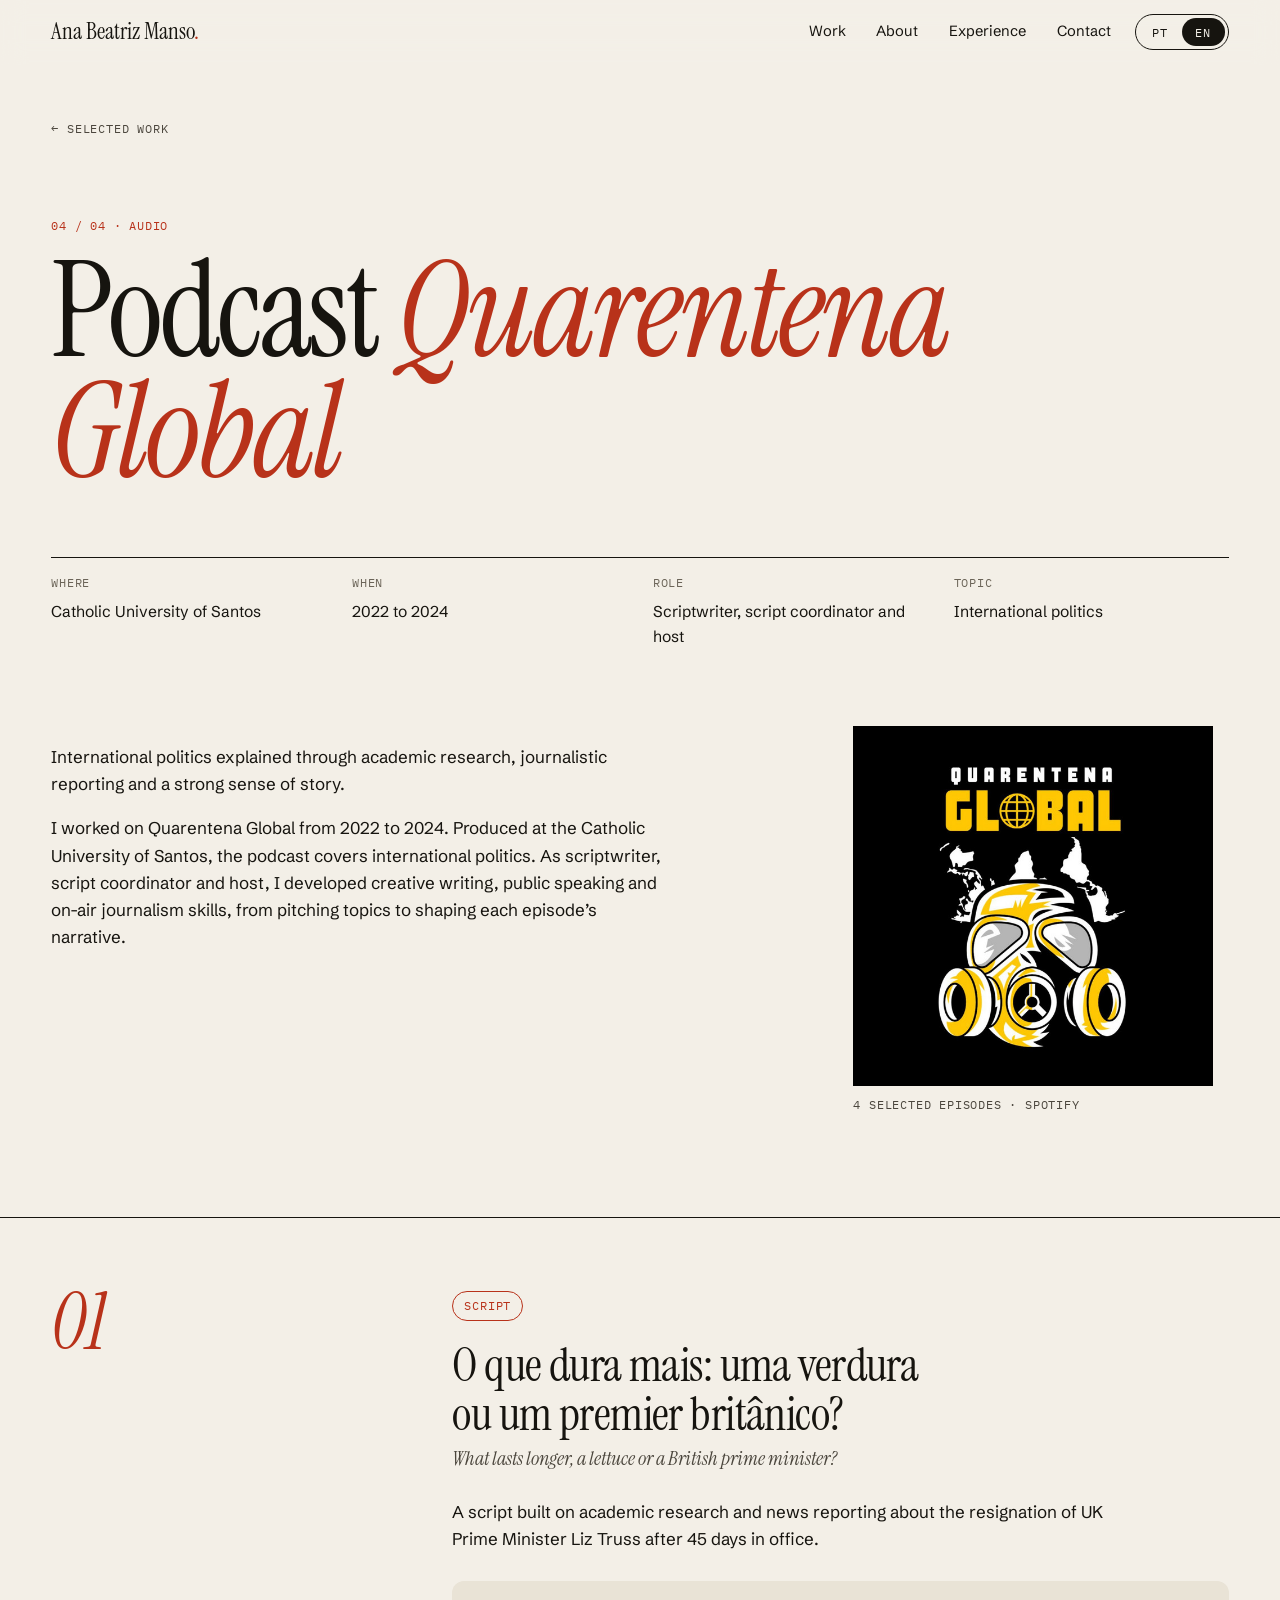
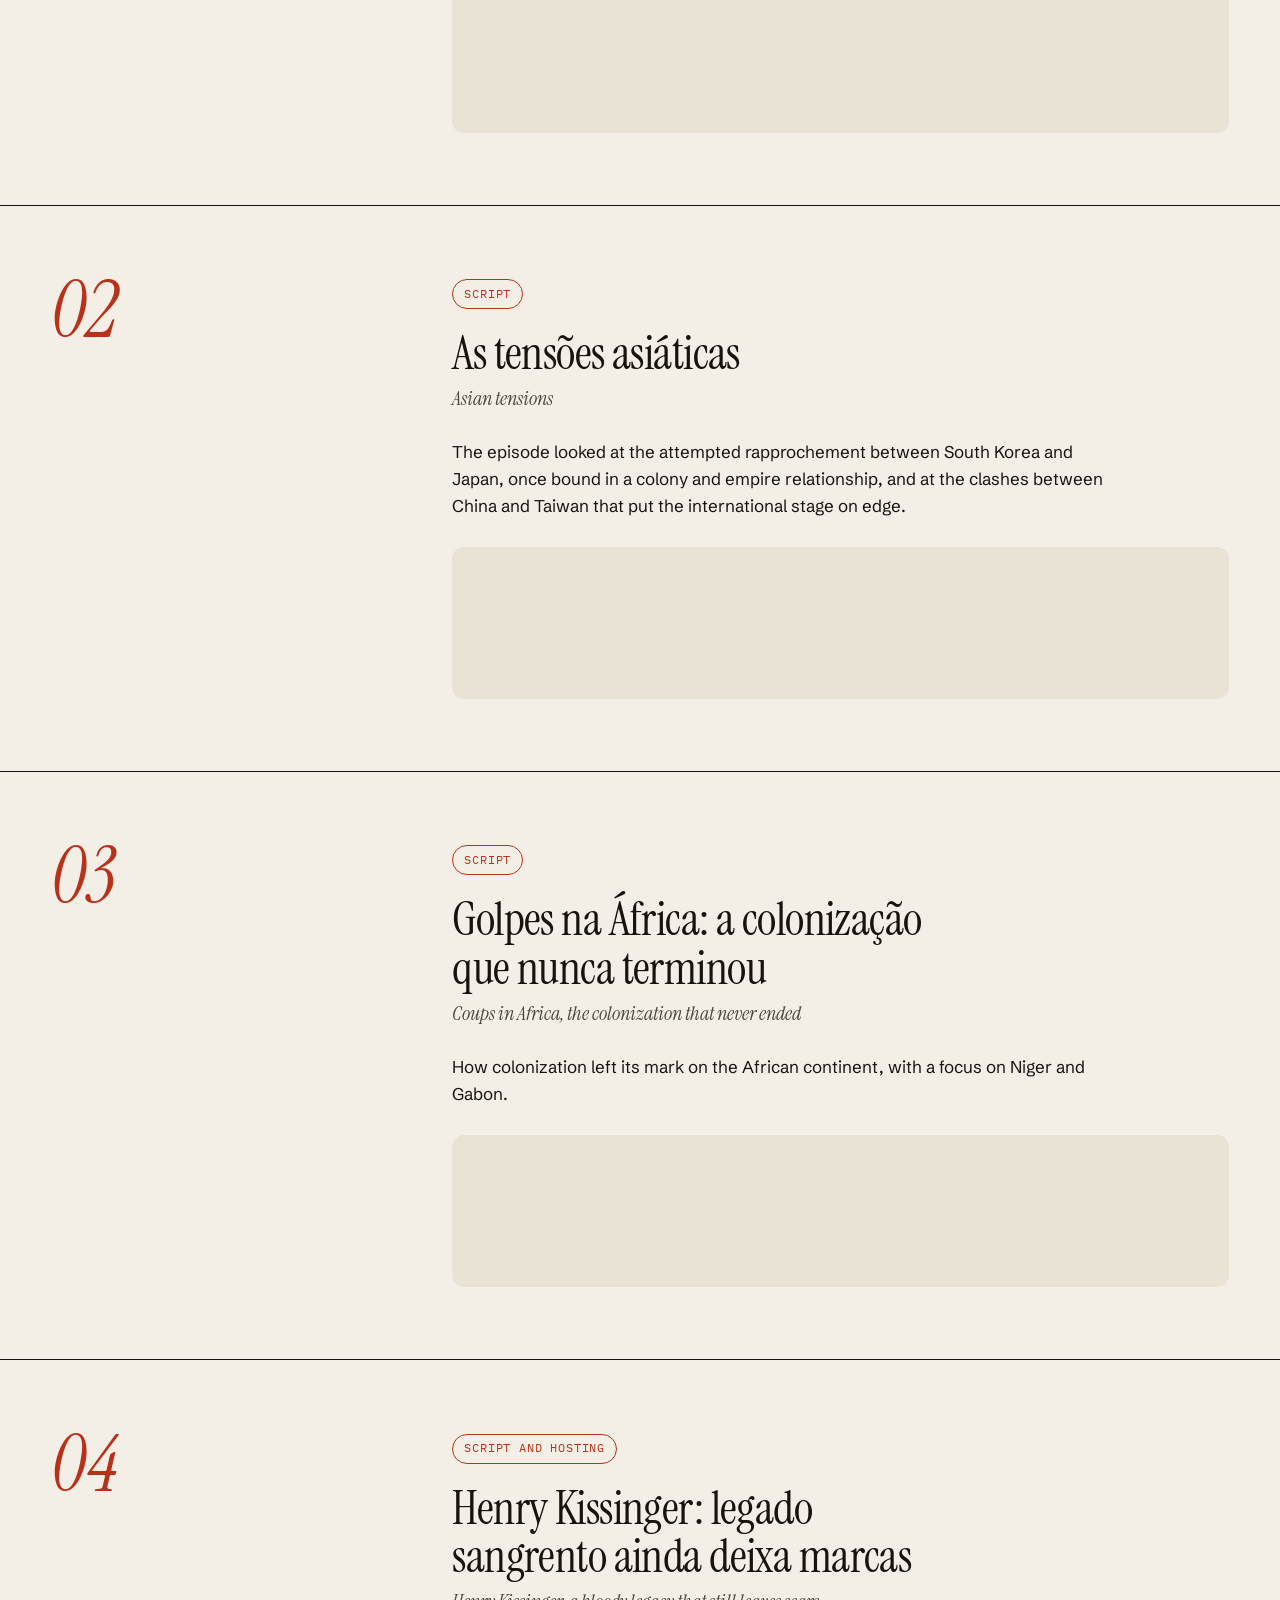
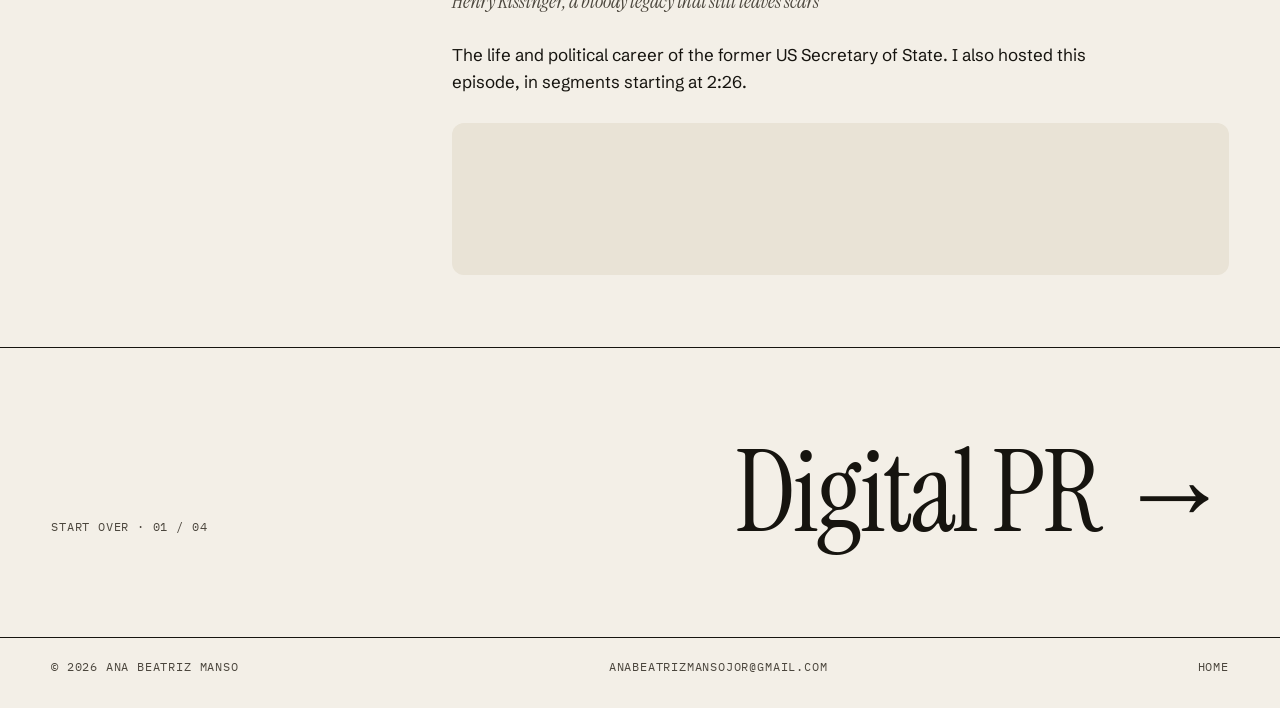
<file: podcast.html>
<!doctype html>
<html lang="pt-BR" data-lang="pt"
  data-doc-title-pt="Podcast Quarentena Global · Ana Beatriz Manso"
  data-doc-title-en="Quarentena Global Podcast · Ana Beatriz Manso">
<head>
  <meta charset="utf-8">
  <meta name="viewport" content="width=device-width, initial-scale=1">
  <title>Podcast Quarentena Global · Ana Beatriz Manso</title>
  <meta name="description"
    content="Roteiro, coordenação de roteiros e apresentação no podcast Quarentena Global, da Unisantos, sobre política internacional."
    data-pt="Roteiro, coordenação de roteiros e apresentação no podcast Quarentena Global, da Unisantos, sobre política internacional."
    data-en="Scriptwriting, script coordination and hosting for Quarentena Global, a Unisantos podcast on international politics.">
  <meta name="theme-color" content="#f3efe7" media="(prefers-color-scheme: light)">
  <meta name="theme-color" content="#12110e" media="(prefers-color-scheme: dark)">
  <link rel="canonical" href="https://www.manso-portfolio.com/podcast.html">
  <meta property="og:type" content="article">
  <meta property="og:title" content="Podcast Quarentena Global · Ana Beatriz Manso">
  <meta property="og:image" content="https://www.manso-portfolio.com/assets/img/quarentena-global-capa.jpg">
  <link rel="icon" href="data:image/svg+xml,%3Csvg xmlns='http://www.w3.org/2000/svg' viewBox='0 0 64 64'%3E%3Crect width='64' height='64' rx='14' fill='%2316140f'/%3E%3Ctext x='32' y='46' text-anchor='middle' font-family='Georgia,serif' font-style='italic' font-size='42' fill='%23f3efe7'%3EM%3C/text%3E%3C/svg%3E">
  <script>
    !function(){var d=document.documentElement,l=null;d.className+=" js";try{l=new URLSearchParams(location.search).get("lang")}catch(e){}if(l!=="pt"&&l!=="en"){try{l=localStorage.getItem("abm-lang")}catch(e){}}if(l!=="pt"&&l!=="en"){l=/^pt/i.test(navigator.language||"pt")?"pt":"en"}d.setAttribute("data-lang",l);d.lang=l==="en"?"en":"pt-BR"}();
  </script>
  <link rel="preconnect" href="https://fonts.googleapis.com">
  <link rel="preconnect" href="https://fonts.gstatic.com" crossorigin>
  <link rel="stylesheet" href="https://fonts.googleapis.com/css2?family=IBM+Plex+Mono:wght@400;500&family=Instrument+Serif:ital@0;1&family=Schibsted+Grotesk:ital,wght@0,400..700;1,400..700&display=swap">
  <link rel="stylesheet" href="assets/style.css">
  <script src="assets/main.js" defer></script>
</head>
<body>
  <a class="skip-link" href="#conteudo"><span lang="pt-BR">Pular para o conteúdo</span><span lang="en">Skip to content</span></a>

  <header class="site-header" data-header>
    <div class="wrap header-inner">
      <a class="brand" href="index.html">Ana Beatriz Manso<span class="dot">.</span></a>
      <nav class="nav" data-label-pt="Principal" data-label-en="Main" aria-label="Principal">
        <a href="index.html#trabalhos"><span lang="pt-BR">Trabalhos</span><span lang="en">Work</span></a>
        <a href="index.html#sobre"><span lang="pt-BR">Sobre</span><span lang="en">About</span></a>
        <a href="index.html#trajetoria"><span lang="pt-BR">Trajetória</span><span lang="en">Experience</span></a>
        <a href="index.html#contato"><span lang="pt-BR">Contato</span><span lang="en">Contact</span></a>
      </nav>
      <div class="lang-tabs" role="group" aria-label="Idioma / Language">
        <button type="button" data-set-lang="pt" aria-pressed="true" title="Português">PT</button>
        <button type="button" data-set-lang="en" aria-pressed="false" title="English">EN</button>
      </div>
      <button type="button" class="menu-btn" aria-expanded="false" aria-controls="mobile-menu">Menu</button>
    </div>
  </header>

  <div class="mobile-menu" id="mobile-menu" hidden>
    <nav data-label-pt="Menu" data-label-en="Menu" aria-label="Menu">
      <a href="index.html#trabalhos"><span lang="pt-BR">Trabalhos</span><span lang="en">Work</span></a>
      <a href="index.html#sobre"><span lang="pt-BR">Sobre</span><span lang="en">About</span></a>
      <a href="index.html#trajetoria"><span lang="pt-BR">Trajetória</span><span lang="en">Experience</span></a>
      <a href="index.html#contato"><span lang="pt-BR">Contato</span><span lang="en">Contact</span></a>
    </nav>
    <p class="mono">anabeatrizmansojor@gmail.com</p>
  </div>

  <main id="conteudo">
    <section class="case-hero">
      <div class="wrap">
        <a class="crumb mono" href="index.html#trabalhos">← <span lang="pt-BR">Trabalhos selecionados</span><span lang="en">Selected work</span></a>
        <p class="case-kicker mono">04 / 04 · <span lang="pt-BR">Mídia sonora</span><span lang="en">Audio</span></p>
        <h1 class="case-title reveal">Podcast <em>Quarentena Global</em></h1>
        <dl class="case-facts reveal">
          <div><dt class="mono"><span lang="pt-BR">Onde</span><span lang="en">Where</span></dt><dd><span lang="pt-BR">Universidade Católica de Santos</span><span lang="en">Catholic University of Santos</span></dd></div>
          <div><dt class="mono"><span lang="pt-BR">Quando</span><span lang="en">When</span></dt><dd><span lang="pt-BR">2022 a 2024</span><span lang="en">2022 to 2024</span></dd></div>
          <div><dt class="mono"><span lang="pt-BR">Função</span><span lang="en">Role</span></dt><dd><span lang="pt-BR">Roteirista, coordenadora de roteiros e apresentadora</span><span lang="en">Scriptwriter, script coordinator and host</span></dd></div>
          <div><dt class="mono"><span lang="pt-BR">Tema</span><span lang="en">Topic</span></dt><dd><span lang="pt-BR">Política internacional</span><span lang="en">International politics</span></dd></div>
        </dl>
      </div>
    </section>

    <section class="wrap case-intro">
      <div class="lede reveal">
        <p lang="pt-BR">Política internacional explicada com pesquisa acadêmica, apuração jornalística e uma boa dose de narrativa.</p>
        <p lang="en">International politics explained through academic research, journalistic reporting and a strong sense of story.</p>
        <p lang="pt-BR">Participei do Quarentena Global entre 2022 e 2024. Vinculado à Universidade Católica de Santos, o podcast é dedicado à política internacional. Atuei como roteirista, coordenadora de roteiros e apresentadora, e desenvolvi escrita criativa, oratória e condução de conteúdo jornalístico, da concepção das pautas à construção narrativa dos episódios.</p>
        <p lang="en">I worked on Quarentena Global from 2022 to 2024. Produced at the Catholic University of Santos, the podcast covers international politics. As scriptwriter, script coordinator and host, I developed creative writing, public speaking and on-air journalism skills, from pitching topics to shaping each episode’s narrative.</p>
      </div>
      <figure class="cover-art reveal">
        <img src="assets/img/quarentena-global-capa.jpg"
          data-alt-pt="Capa do podcast Quarentena Global, com uma máscara de gás amarela sobre um mapa-múndi"
          data-alt-en="Cover art of the Quarentena Global podcast, a yellow gas mask over a world map"
          alt="Capa do podcast Quarentena Global, com uma máscara de gás amarela sobre um mapa-múndi" loading="lazy">
        <figcaption class="mono"><span lang="pt-BR">4 episódios selecionados · Spotify</span><span lang="en">4 selected episodes · Spotify</span></figcaption>
      </figure>
    </section>

    <article class="episode">
      <div class="wrap case-grid">
        <aside class="case-side reveal">
          <span class="case-num">01</span>
        </aside>
        <div class="case-main reveal">
          <span class="role-tag mono"><span lang="pt-BR">Roteiro</span><span lang="en">Script</span></span>
          <h2>O que dura mais: uma verdura ou um premier britânico?</h2>
          <span class="translation" lang="en">What lasts longer, a lettuce or a British prime minister?</span>
          <p lang="pt-BR">Roteiro construído a partir de pesquisas acadêmicas e reportagens sobre a renúncia da primeira-ministra do Reino Unido, Liz Truss, depois de 45 dias no cargo.</p>
          <p lang="en">A script built on academic research and news reporting about the resignation of UK Prime Minister Liz Truss after 45 days in office.</p>
          <div class="player">
            <iframe src="https://open.spotify.com/embed/episode/4DbV5YCjIoViSkKW8CWvw3?utm_source=generator" loading="lazy"
              allow="autoplay; clipboard-write; encrypted-media; fullscreen; picture-in-picture"
              data-title-pt="Episódio no Spotify, O que dura mais: uma verdura ou um premier britânico?" data-title-en="Spotify episode, What lasts longer, a lettuce or a British prime minister?"
              title="Episódio no Spotify, O que dura mais: uma verdura ou um premier britânico?"></iframe>
          </div>
        </div>
      </div>
    </article>

    <article class="episode">
      <div class="wrap case-grid">
        <aside class="case-side reveal">
          <span class="case-num">02</span>
        </aside>
        <div class="case-main reveal">
          <span class="role-tag mono"><span lang="pt-BR">Roteiro</span><span lang="en">Script</span></span>
          <h2>As tensões asiáticas</h2>
          <span class="translation" lang="en">Asian tensions</span>
          <p lang="pt-BR">O episódio tratou da tentativa de reaproximação entre Coreia do Sul e Japão, países que tiveram uma relação de colônia e império, e dos embates entre China e Taiwan, que deixaram o cenário internacional tenso.</p>
          <p lang="en">The episode looked at the attempted rapprochement between South Korea and Japan, once bound in a colony and empire relationship, and at the clashes between China and Taiwan that put the international stage on edge.</p>
          <div class="player">
            <iframe src="https://open.spotify.com/embed/episode/0fbw8OqvXKWHCRcvB1qxZ4?utm_source=generator" loading="lazy"
              allow="autoplay; clipboard-write; encrypted-media; fullscreen; picture-in-picture"
              data-title-pt="Episódio no Spotify, As tensões asiáticas" data-title-en="Spotify episode, Asian tensions"
              title="Episódio no Spotify, As tensões asiáticas"></iframe>
          </div>
        </div>
      </div>
    </article>

    <article class="episode">
      <div class="wrap case-grid">
        <aside class="case-side reveal">
          <span class="case-num">03</span>
        </aside>
        <div class="case-main reveal">
          <span class="role-tag mono"><span lang="pt-BR">Roteiro</span><span lang="en">Script</span></span>
          <h2>Golpes na África: a colonização que nunca terminou</h2>
          <span class="translation" lang="en">Coups in Africa, the colonization that never ended</span>
          <p lang="pt-BR">Como o processo de colonização deixou marcas no continente africano, com foco nos casos do Níger e do Gabão.</p>
          <p lang="en">How colonization left its mark on the African continent, with a focus on Niger and Gabon.</p>
          <div class="player">
            <iframe src="https://open.spotify.com/embed/episode/4ONMAebPSvsh7nJi0vFzNx?utm_source=generator" loading="lazy"
              allow="autoplay; clipboard-write; encrypted-media; fullscreen; picture-in-picture"
              data-title-pt="Episódio no Spotify, Golpes na África" data-title-en="Spotify episode, Coups in Africa"
              title="Episódio no Spotify, Golpes na África"></iframe>
          </div>
        </div>
      </div>
    </article>

    <article class="episode">
      <div class="wrap case-grid">
        <aside class="case-side reveal">
          <span class="case-num">04</span>
        </aside>
        <div class="case-main reveal">
          <span class="role-tag mono"><span lang="pt-BR">Roteiro e apresentação</span><span lang="en">Script and hosting</span></span>
          <h2>Henry Kissinger: legado sangrento ainda deixa marcas</h2>
          <span class="translation" lang="en">Henry Kissinger, a bloody legacy that still leaves scars</span>
          <p lang="pt-BR">A história e a trajetória política do ex-secretário de Estado dos Estados Unidos. Neste episódio também fiz a apresentação, em blocos a partir de 2:26.</p>
          <p lang="en">The life and political career of the former US Secretary of State. I also hosted this episode, in segments starting at 2:26.</p>
          <div class="player">
            <iframe src="https://open.spotify.com/embed/episode/6jtljR842n0i5vLU8sf2nQ?utm_source=generator" loading="lazy"
              allow="autoplay; clipboard-write; encrypted-media; fullscreen; picture-in-picture"
              data-title-pt="Episódio no Spotify, Henry Kissinger" data-title-en="Spotify episode, Henry Kissinger"
              title="Episódio no Spotify, Henry Kissinger"></iframe>
          </div>
        </div>
      </div>
    </article>

    <nav class="next-project" data-label-pt="Voltar ao início" data-label-en="Back to start" aria-label="Voltar ao início">
      <a class="wrap" href="digital-pr.html">
        <span class="mono"><span lang="pt-BR">Recomeçar</span><span lang="en">Start over</span> · 01 / 04</span>
        <span class="next-title">Digital PR <span class="arrow" aria-hidden="true">→</span></span>
      </a>
    </nav>
  </main>

  <footer class="site-footer">
    <div class="wrap footer-inner mono">
      <span>© <span data-year>2026</span> Ana Beatriz Manso</span>
      <a href="mailto:anabeatrizmansojor@gmail.com">anabeatrizmansojor@gmail.com</a>
      <a href="index.html"><span lang="pt-BR">Início</span><span lang="en">Home</span></a>
    </div>
  </footer>
</body>
</html>
</file>
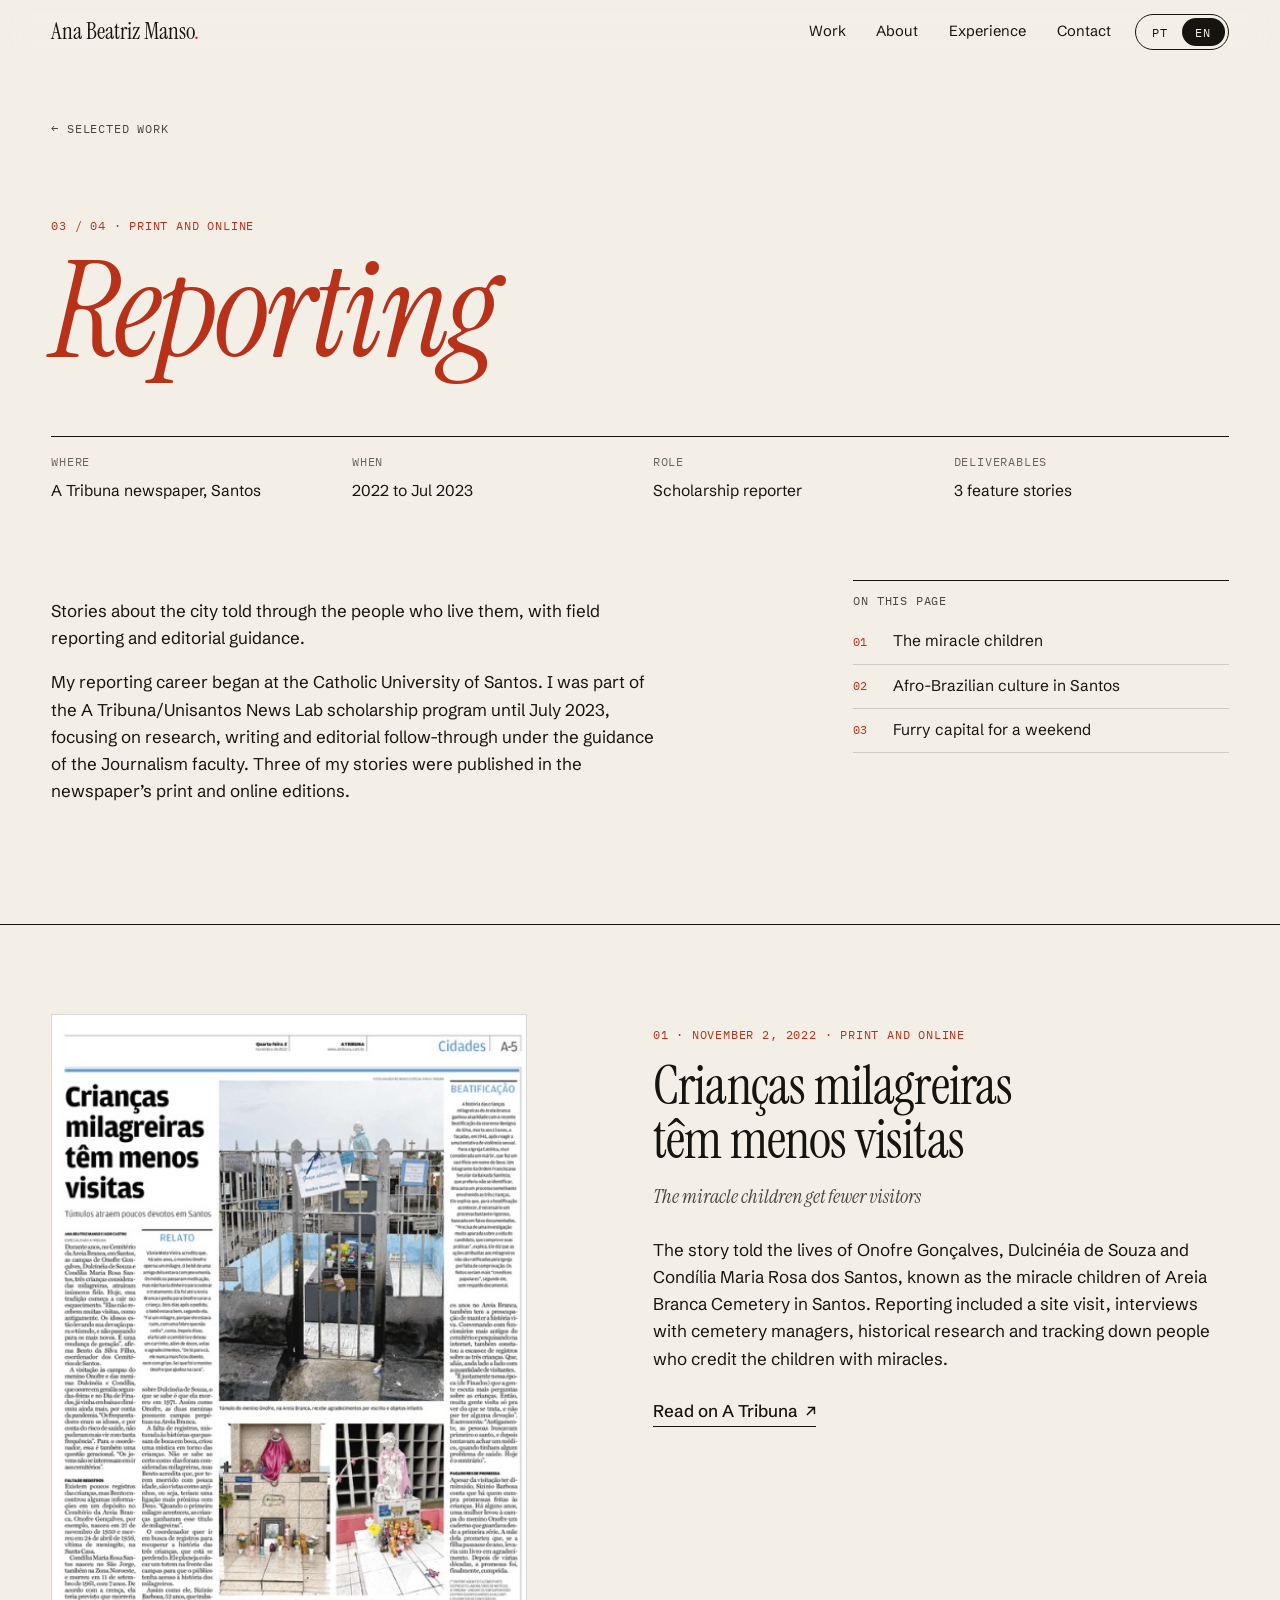
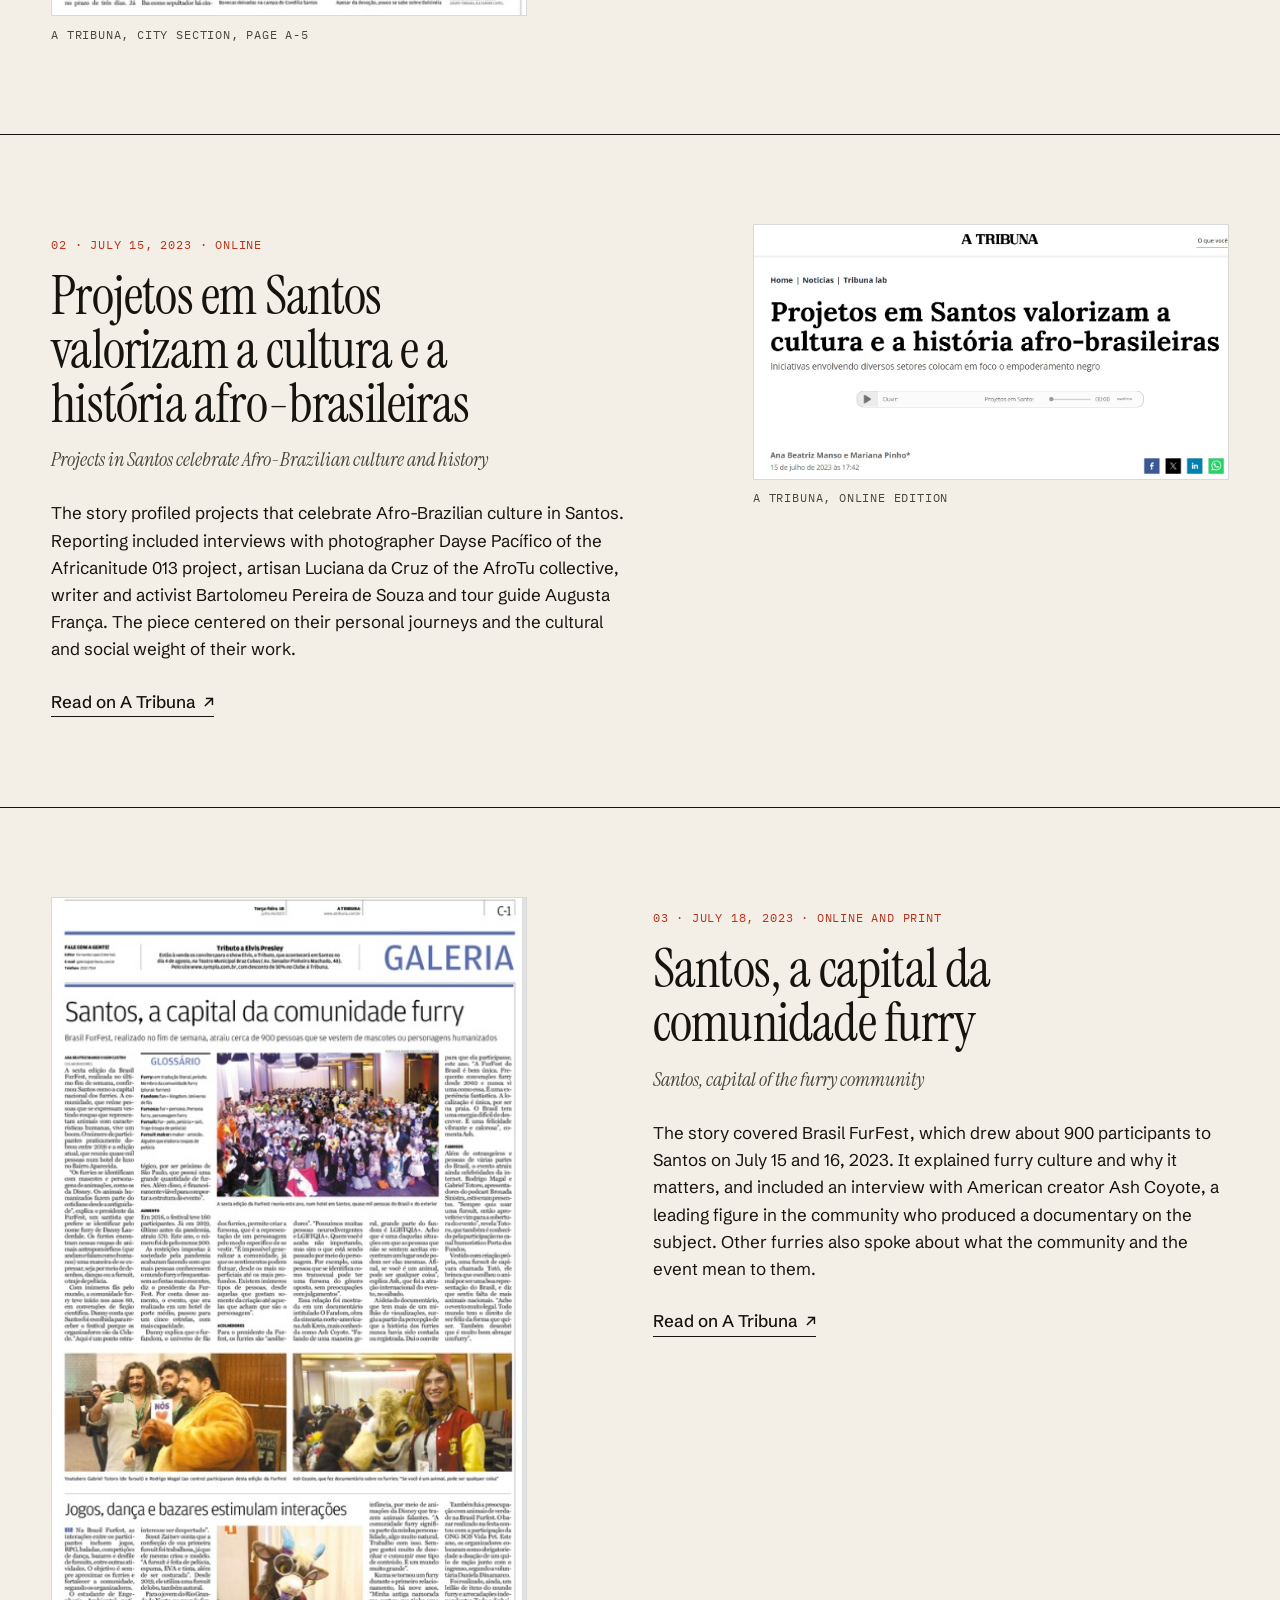
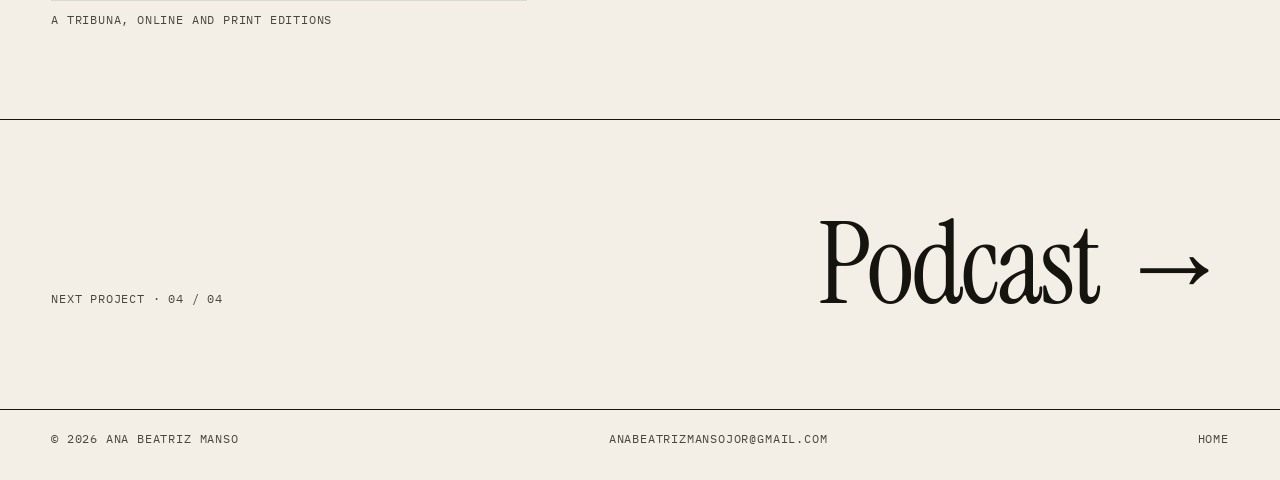
<file: reportagem.html>
<!doctype html>
<html lang="pt-BR" data-lang="pt"
  data-doc-title-pt="Reportagem · Ana Beatriz Manso"
  data-doc-title-en="Reporting · Ana Beatriz Manso">
<head>
  <meta charset="utf-8">
  <meta name="viewport" content="width=device-width, initial-scale=1">
  <title>Reportagem · Ana Beatriz Manso</title>
  <meta name="description"
    content="Reportagens especiais publicadas no jornal A Tribuna pelo Laboratório de Notícias A Tribuna/Unisantos."
    data-pt="Reportagens especiais publicadas no jornal A Tribuna pelo Laboratório de Notícias A Tribuna/Unisantos."
    data-en="Feature stories published in the A Tribuna newspaper through the A Tribuna/Unisantos News Lab.">
  <meta name="theme-color" content="#f3efe7" media="(prefers-color-scheme: light)">
  <meta name="theme-color" content="#12110e" media="(prefers-color-scheme: dark)">
  <link rel="canonical" href="https://www.manso-portfolio.com/reportagem.html">
  <meta property="og:type" content="article">
  <meta property="og:title" content="Reportagem · Ana Beatriz Manso">
  <link rel="icon" href="data:image/svg+xml,%3Csvg xmlns='http://www.w3.org/2000/svg' viewBox='0 0 64 64'%3E%3Crect width='64' height='64' rx='14' fill='%2316140f'/%3E%3Ctext x='32' y='46' text-anchor='middle' font-family='Georgia,serif' font-style='italic' font-size='42' fill='%23f3efe7'%3EM%3C/text%3E%3C/svg%3E">
  <script>
    !function(){var d=document.documentElement,l=null;d.className+=" js";try{l=new URLSearchParams(location.search).get("lang")}catch(e){}if(l!=="pt"&&l!=="en"){try{l=localStorage.getItem("abm-lang")}catch(e){}}if(l!=="pt"&&l!=="en"){l=/^pt/i.test(navigator.language||"pt")?"pt":"en"}d.setAttribute("data-lang",l);d.lang=l==="en"?"en":"pt-BR"}();
  </script>
  <link rel="preconnect" href="https://fonts.googleapis.com">
  <link rel="preconnect" href="https://fonts.gstatic.com" crossorigin>
  <link rel="stylesheet" href="https://fonts.googleapis.com/css2?family=IBM+Plex+Mono:wght@400;500&family=Instrument+Serif:ital@0;1&family=Schibsted+Grotesk:ital,wght@0,400..700;1,400..700&display=swap">
  <link rel="stylesheet" href="assets/style.css">
  <script src="assets/main.js" defer></script>
</head>
<body>
  <a class="skip-link" href="#conteudo"><span lang="pt-BR">Pular para o conteúdo</span><span lang="en">Skip to content</span></a>

  <header class="site-header" data-header>
    <div class="wrap header-inner">
      <a class="brand" href="index.html">Ana Beatriz Manso<span class="dot">.</span></a>
      <nav class="nav" data-label-pt="Principal" data-label-en="Main" aria-label="Principal">
        <a href="index.html#trabalhos"><span lang="pt-BR">Trabalhos</span><span lang="en">Work</span></a>
        <a href="index.html#sobre"><span lang="pt-BR">Sobre</span><span lang="en">About</span></a>
        <a href="index.html#trajetoria"><span lang="pt-BR">Trajetória</span><span lang="en">Experience</span></a>
        <a href="index.html#contato"><span lang="pt-BR">Contato</span><span lang="en">Contact</span></a>
      </nav>
      <div class="lang-tabs" role="group" aria-label="Idioma / Language">
        <button type="button" data-set-lang="pt" aria-pressed="true" title="Português">PT</button>
        <button type="button" data-set-lang="en" aria-pressed="false" title="English">EN</button>
      </div>
      <button type="button" class="menu-btn" aria-expanded="false" aria-controls="mobile-menu">Menu</button>
    </div>
  </header>

  <div class="mobile-menu" id="mobile-menu" hidden>
    <nav data-label-pt="Menu" data-label-en="Menu" aria-label="Menu">
      <a href="index.html#trabalhos"><span lang="pt-BR">Trabalhos</span><span lang="en">Work</span></a>
      <a href="index.html#sobre"><span lang="pt-BR">Sobre</span><span lang="en">About</span></a>
      <a href="index.html#trajetoria"><span lang="pt-BR">Trajetória</span><span lang="en">Experience</span></a>
      <a href="index.html#contato"><span lang="pt-BR">Contato</span><span lang="en">Contact</span></a>
    </nav>
    <p class="mono">anabeatrizmansojor@gmail.com</p>
  </div>

  <main id="conteudo">
    <section class="case-hero">
      <div class="wrap">
        <a class="crumb mono" href="index.html#trabalhos">← <span lang="pt-BR">Trabalhos selecionados</span><span lang="en">Selected work</span></a>
        <p class="case-kicker mono">03 / 04 · <span lang="pt-BR">Jornal impresso e digital</span><span lang="en">Print and online</span></p>
        <h1 class="case-title reveal">
          <span lang="pt-BR"><em>Reportagem</em></span>
          <span lang="en"><em>Reporting</em></span>
        </h1>
        <dl class="case-facts reveal">
          <div><dt class="mono"><span lang="pt-BR">Onde</span><span lang="en">Where</span></dt><dd><span lang="pt-BR">Jornal A Tribuna, Santos</span><span lang="en">A Tribuna newspaper, Santos</span></dd></div>
          <div><dt class="mono"><span lang="pt-BR">Quando</span><span lang="en">When</span></dt><dd><span lang="pt-BR">2022 a jul 2023</span><span lang="en">2022 to Jul 2023</span></dd></div>
          <div><dt class="mono"><span lang="pt-BR">Função</span><span lang="en">Role</span></dt><dd><span lang="pt-BR">Repórter bolsista</span><span lang="en">Scholarship reporter</span></dd></div>
          <div><dt class="mono"><span lang="pt-BR">Entregas</span><span lang="en">Deliverables</span></dt><dd><span lang="pt-BR">3 reportagens especiais</span><span lang="en">3 feature stories</span></dd></div>
        </dl>
      </div>
    </section>

    <section class="wrap case-intro">
      <div class="lede reveal">
        <p lang="pt-BR">Histórias da cidade contadas a partir das pessoas que as vivem, com apuração de campo e acompanhamento editorial.</p>
        <p lang="en">Stories about the city told through the people who live them, with field reporting and editorial guidance.</p>
        <p lang="pt-BR">Minha trajetória em reportagem começou na Universidade Católica de Santos. Integrei o programa de bolsas do Laboratório de Notícias Jornal A Tribuna/Unisantos até julho de 2023, com foco em apuração, produção de texto e acompanhamento editorial, sob orientação dos professores do curso de Jornalismo. Tive três reportagens publicadas nas versões impressa e digital do jornal.</p>
        <p lang="en">My reporting career began at the Catholic University of Santos. I was part of the A Tribuna/Unisantos News Lab scholarship program until July 2023, focusing on research, writing and editorial follow-through under the guidance of the Journalism faculty. Three of my stories were published in the newspaper’s print and online editions.</p>
      </div>
      <nav class="toc reveal" data-label-pt="Reportagens nesta página" data-label-en="Stories on this page" aria-label="Reportagens nesta página">
        <h2 class="mono"><span lang="pt-BR">Nesta página</span><span lang="en">On this page</span></h2>
        <ol>
          <li><a href="#criancas-milagreiras"><span lang="pt-BR">Crianças milagreiras</span><span lang="en">The miracle children</span></a></li>
          <li><a href="#cultura-afro"><span lang="pt-BR">Cultura afro-brasileira em Santos</span><span lang="en">Afro-Brazilian culture in Santos</span></a></li>
          <li><a href="#furry"><span lang="pt-BR">A capital da comunidade furry</span><span lang="en">Furry capital for a weekend</span></a></li>
        </ol>
      </nav>
    </section>

    <article class="story" id="criancas-milagreiras">
      <div class="wrap story-grid">
        <figure class="story-media reveal">
          <button type="button" data-zoom="assets/img/recortes/reportagem-criancas-milagreiras.jpg">
            <img src="assets/img/recortes/reportagem-criancas-milagreiras.jpg"
              data-alt-pt="Página impressa do A Tribuna com a reportagem Crianças milagreiras têm menos visitas"
              data-alt-en="Printed page of A Tribuna with the story Crianças milagreiras têm menos visitas"
              alt="Página impressa do A Tribuna com a reportagem Crianças milagreiras têm menos visitas" loading="lazy">
          </button>
          <figcaption class="mono"><span lang="pt-BR">A Tribuna, caderno Cidades, página A-5</span><span lang="en">A Tribuna, City section, page A-5</span></figcaption>
        </figure>
        <div class="story-body reveal">
          <p class="story-meta mono">01 · <span lang="pt-BR">2 de novembro de 2022 · Impresso e digital</span><span lang="en">November 2, 2022 · Print and online</span></p>
          <h2>Crianças milagreiras têm menos visitas</h2>
          <span class="translation" lang="en">The miracle children get fewer visitors</span>
          <p lang="pt-BR">A reportagem contou as histórias de Onofre Gonçalves, Dulcinéia de Souza e Condília Maria Rosa dos Santos, conhecidos como as crianças milagreiras do Cemitério da Areia Branca, em Santos. A apuração incluiu visita ao local, entrevistas com gestores do cemitério, levantamento histórico e a busca por pessoas que relatam milagres atribuídos às crianças.</p>
          <p lang="en">The story told the lives of Onofre Gonçalves, Dulcinéia de Souza and Condília Maria Rosa dos Santos, known as the miracle children of Areia Branca Cemetery in Santos. Reporting included a site visit, interviews with cemetery managers, historical research and tracking down people who credit the children with miracles.</p>
          <a class="read-link" href="https://www.atribuna.com.br/noticias/tribuna-lab/criancas-milagreiras-tem-menos-visitas-no-cemiterio-areia-branca-em-santos-1.49773" target="_blank" rel="noopener"><span lang="pt-BR">Ler no A Tribuna</span><span lang="en">Read on A Tribuna</span> <span aria-hidden="true">↗</span></a>
        </div>
      </div>
    </article>

    <article class="story" id="cultura-afro">
      <div class="wrap story-grid">
        <figure class="story-media reveal">
          <button type="button" data-zoom="assets/img/recortes/reportagem-cultura-afro.jpg">
            <img src="assets/img/recortes/reportagem-cultura-afro.jpg"
              data-alt-pt="Reportagem Projetos em Santos valorizam a cultura e a história afro-brasileiras no site do A Tribuna"
              data-alt-en="The story Projetos em Santos valorizam a cultura e a história afro-brasileiras on the A Tribuna website"
              alt="Reportagem Projetos em Santos valorizam a cultura e a história afro-brasileiras no site do A Tribuna" loading="lazy">
          </button>
          <figcaption class="mono"><span lang="pt-BR">A Tribuna, edição digital</span><span lang="en">A Tribuna, online edition</span></figcaption>
        </figure>
        <div class="story-body reveal">
          <p class="story-meta mono">02 · <span lang="pt-BR">15 de julho de 2023 · Digital</span><span lang="en">July 15, 2023 · Online</span></p>
          <h2>Projetos em Santos valorizam a cultura e a história afro-brasileiras</h2>
          <span class="translation" lang="en">Projects in Santos celebrate Afro-Brazilian culture and history</span>
          <p lang="pt-BR">A matéria apresentou projetos de valorização da cultura afro-brasileira em Santos. A apuração incluiu entrevistas com a fotógrafa Dayse Pacífico, do projeto Africanitude 013, a artesã Luciana da Cruz, do coletivo AfroTu, o escritor e ativista Bartolomeu Pereira de Souza e a guia de turismo Augusta França. O eixo central foi a trajetória desses personagens e a relevância cultural e social do que fazem.</p>
          <p lang="en">The story profiled projects that celebrate Afro-Brazilian culture in Santos. Reporting included interviews with photographer Dayse Pacífico of the Africanitude 013 project, artisan Luciana da Cruz of the AfroTu collective, writer and activist Bartolomeu Pereira de Souza and tour guide Augusta França. The piece centered on their personal journeys and the cultural and social weight of their work.</p>
          <a class="read-link" href="https://www.atribuna.com.br/noticias/tribuna-lab/projetos-em-santos-valorizam-a-cultura-e-a-historia-afro-brasileiras-1.361625" target="_blank" rel="noopener"><span lang="pt-BR">Ler no A Tribuna</span><span lang="en">Read on A Tribuna</span> <span aria-hidden="true">↗</span></a>
        </div>
      </div>
    </article>

    <article class="story" id="furry">
      <div class="wrap story-grid">
        <figure class="story-media reveal">
          <button type="button" data-zoom="assets/img/recortes/reportagem-comunidade-furry.jpg">
            <img src="assets/img/recortes/reportagem-comunidade-furry.jpg"
              data-alt-pt="Reportagem sobre a comunidade furry publicada pelo A Tribuna"
              data-alt-en="Story about the furry community published by A Tribuna"
              alt="Reportagem sobre a comunidade furry publicada pelo A Tribuna" loading="lazy">
          </button>
          <figcaption class="mono"><span lang="pt-BR">A Tribuna, edições digital e impressa</span><span lang="en">A Tribuna, online and print editions</span></figcaption>
        </figure>
        <div class="story-body reveal">
          <p class="story-meta mono">03 · <span lang="pt-BR">18 de julho de 2023 · Digital e impresso</span><span lang="en">July 18, 2023 · Online and print</span></p>
          <h2>Santos, a capital da comunidade furry</h2>
          <span class="translation" lang="en">Santos, capital of the furry community</span>
          <p lang="pt-BR">A reportagem cobriu o Brasil FurFest, que reuniu cerca de 900 participantes em Santos nos dias 15 e 16 de julho de 2023. A apuração contextualizou a cultura furry e sua relevância e incluiu entrevista com a americana Ash Coyote, referência na comunidade e produtora de um documentário sobre o tema. Outros furries também foram ouvidos sobre a importância da comunidade e do evento.</p>
          <p lang="en">The story covered Brasil FurFest, which drew about 900 participants to Santos on July 15 and 16, 2023. It explained furry culture and why it matters, and included an interview with American creator Ash Coyote, a leading figure in the community who produced a documentary on the subject. Other furries also spoke about what the community and the event mean to them.</p>
          <a class="read-link" href="https://www.atribuna.com.br/galeria/pop-art/santos-foi-capital-da-comunidade-furry-no-fim-de-semana-entenda-1.360842" target="_blank" rel="noopener"><span lang="pt-BR">Ler no A Tribuna</span><span lang="en">Read on A Tribuna</span> <span aria-hidden="true">↗</span></a>
        </div>
      </div>
    </article>

    <nav class="next-project" data-label-pt="Próximo projeto" data-label-en="Next project" aria-label="Próximo projeto">
      <a class="wrap" href="podcast.html">
        <span class="mono"><span lang="pt-BR">Próximo projeto</span><span lang="en">Next project</span> · 04 / 04</span>
        <span class="next-title">Podcast <span class="arrow" aria-hidden="true">→</span></span>
      </a>
    </nav>
  </main>

  <dialog class="lightbox" data-label-pt="Página ampliada" data-label-en="Enlarged page" aria-label="Página ampliada">
    <img alt="">
    <div class="lightbox-bar">
      <span class="lightbox-cap mono"></span>
      <button type="button" data-close><span lang="pt-BR">Fechar</span><span lang="en">Close</span> ✕</button>
    </div>
  </dialog>

  <footer class="site-footer">
    <div class="wrap footer-inner mono">
      <span>© <span data-year>2026</span> Ana Beatriz Manso</span>
      <a href="mailto:anabeatrizmansojor@gmail.com">anabeatrizmansojor@gmail.com</a>
      <a href="index.html"><span lang="pt-BR">Início</span><span lang="en">Home</span></a>
    </div>
  </footer>
</body>
</html>
</file>
<file: assets/style.css>
/* Ana Beatriz Manso · portfólio
   Tipografia: Instrument Serif (títulos), Schibsted Grotesk (texto), IBM Plex Mono (legendas) */

:root {
  --paper: #f3efe7;
  --paper-2: #e9e3d6;
  --ink: #16140f;
  --ink-2: #4b463d;
  --ink-3: #6b6458;
  --rule: rgba(22, 20, 15, 0.16);
  --accent: #b8321a;
  --on-ink: #f3efe7;

  --serif: "Instrument Serif", "Times New Roman", Times, serif;
  --sans: "Schibsted Grotesk", system-ui, -apple-system, "Segoe UI", sans-serif;
  --mono: "IBM Plex Mono", ui-monospace, "SF Mono", Menlo, monospace;

  --gutter: clamp(16px, 4vw, 56px);
  --col-gap: clamp(16px, 2vw, 32px);
  --max: 1440px;
  --header-h: 64px;
  --ease: cubic-bezier(0.2, 0.7, 0.1, 1);

  color-scheme: light;
}

@media (prefers-color-scheme: dark) {
  :root:not([data-theme="light"]) {
    --paper: #12110e;
    --paper-2: #1c1a16;
    --ink: #f0ebe0;
    --ink-2: #bdb5a6;
    --ink-3: #958d7e;
    --rule: rgba(240, 235, 224, 0.16);
    --accent: #ef6647;
    --on-ink: #12110e;
    color-scheme: dark;
  }
}
:root[data-theme="dark"] {
  --paper: #12110e;
  --paper-2: #1c1a16;
  --ink: #f0ebe0;
  --ink-2: #bdb5a6;
  --ink-3: #958d7e;
  --rule: rgba(240, 235, 224, 0.16);
  --accent: #ef6647;
  --on-ink: #12110e;
  color-scheme: dark;
}

/* ---------- Idiomas ---------- */
html[data-lang="pt"] body [lang="en"],
html[data-lang="en"] body [lang="pt-BR"] {
  display: none !important;
}

/* ---------- Base ---------- */
*,
*::before,
*::after {
  box-sizing: border-box;
}

html {
  -webkit-text-size-adjust: 100%;
  scroll-behavior: smooth;
  scroll-padding-top: calc(var(--header-h) + 16px);
}

body {
  margin: 0;
  background: var(--paper);
  color: var(--ink);
  font-family: var(--sans);
  font-size: 1.0625rem;
  line-height: 1.6;
  -webkit-font-smoothing: antialiased;
  text-rendering: optimizeLegibility;
  overflow-x: clip;
}

img,
video,
iframe {
  display: block;
  max-width: 100%;
}

a {
  color: inherit;
  text-decoration-thickness: 1px;
  text-underline-offset: 0.22em;
}

a:hover {
  color: var(--accent);
}

:focus-visible {
  outline: 2px solid var(--accent);
  outline-offset: 3px;
}

::selection {
  background: var(--accent);
  color: #fff;
}

em {
  font-style: italic;
}

.wrap {
  max-width: var(--max);
  margin-inline: auto;
  padding-inline: var(--gutter);
}

.mono {
  font-family: var(--mono);
  font-size: 0.72rem;
  letter-spacing: 0.07em;
  text-transform: uppercase;
}

.skip-link {
  position: absolute;
  left: var(--gutter);
  top: -100px;
  z-index: 100;
  background: var(--ink);
  color: var(--on-ink);
  padding: 0.6rem 1rem;
  text-decoration: none;
}

.skip-link:focus {
  top: 12px;
}

.visually-hidden {
  position: absolute !important;
  width: 1px;
  height: 1px;
  overflow: hidden;
  clip: rect(0 0 0 0);
  white-space: nowrap;
}

/* ---------- Cabeçalho ---------- */
.site-header {
  position: sticky;
  top: 0;
  z-index: 50;
  background: color-mix(in srgb, var(--paper) 88%, transparent);
  -webkit-backdrop-filter: blur(12px);
  backdrop-filter: blur(12px);
  border-bottom: 1px solid transparent;
  transition: border-color 0.3s;
}

.site-header.is-scrolled {
  border-bottom-color: var(--rule);
}

.header-inner {
  display: flex;
  align-items: center;
  gap: 1.5rem;
  height: var(--header-h);
}

.brand {
  font-family: var(--serif);
  font-size: 1.45rem;
  line-height: 1;
  text-decoration: none;
  white-space: nowrap;
  margin-right: auto;
}

.brand:hover {
  color: var(--ink);
}

.brand .dot {
  color: var(--accent);
}

.nav {
  display: flex;
  gap: clamp(1rem, 2.4vw, 2.25rem);
}

.nav a {
  position: relative;
  font-size: 0.92rem;
  text-decoration: none;
  padding-block: 0.25rem;
}

.nav a::after {
  content: "";
  position: absolute;
  left: 0;
  right: 0;
  bottom: 0;
  height: 1px;
  background: currentColor;
  transform: scaleX(0);
  transform-origin: right;
  transition: transform 0.45s var(--ease);
}

.nav a:hover {
  color: var(--ink);
}

.nav a:hover::after {
  transform: scaleX(1);
  transform-origin: left;
}

.lang-tabs {
  position: relative;
  display: inline-grid;
  grid-template-columns: 1fr 1fr;
  border: 1px solid var(--ink);
  border-radius: 999px;
  padding: 3px;
  flex: none;
}

.lang-tabs::before {
  content: "";
  position: absolute;
  top: 3px;
  bottom: 3px;
  left: 3px;
  width: calc(50% - 3px);
  border-radius: 999px;
  background: var(--ink);
  transition: transform 0.45s var(--ease);
}

html[data-lang="en"] .lang-tabs::before {
  transform: translateX(100%);
}

.lang-tabs button {
  position: relative;
  z-index: 1;
  border: 0;
  background: none;
  color: var(--ink);
  font-family: var(--mono);
  font-size: 0.72rem;
  letter-spacing: 0.08em;
  padding: 0.38rem 0.85rem;
  border-radius: 999px;
  cursor: pointer;
  transition: color 0.3s;
}

.lang-tabs button[aria-pressed="true"] {
  color: var(--on-ink);
}

.menu-btn {
  display: none;
  border: 0;
  background: none;
  color: var(--ink);
  font-family: var(--mono);
  font-size: 0.72rem;
  letter-spacing: 0.08em;
  text-transform: uppercase;
  padding: 0.5rem 0;
  cursor: pointer;
}

.mobile-menu {
  position: fixed;
  inset: 0;
  z-index: 45;
  background: var(--paper);
  padding: calc(var(--header-h) + 2rem) var(--gutter) 2rem;
  display: flex;
  flex-direction: column;
  justify-content: space-between;
}

.mobile-menu[hidden] {
  display: none;
}

.mobile-menu nav {
  display: flex;
  flex-direction: column;
}

.mobile-menu nav a {
  font-family: var(--serif);
  font-size: clamp(2.6rem, 12vw, 4rem);
  line-height: 1.1;
  text-decoration: none;
  border-bottom: 1px solid var(--rule);
  padding-block: 0.35rem;
}

.mobile-menu .mono {
  color: var(--ink-2);
}

@media (max-width: 860px) {
  .nav {
    display: none;
  }

  .menu-btn {
    display: inline-block;
  }

  .header-inner {
    gap: 1rem;
  }
}

/* ---------- Revelação ao rolar ---------- */
.js .reveal {
  opacity: 0;
  transform: translateY(28px);
  transition: opacity 0.9s var(--ease), transform 1.1s var(--ease);
}

.js .reveal.is-in {
  opacity: 1;
  transform: none;
}

@media (prefers-reduced-motion: reduce) {
  html {
    scroll-behavior: auto;
  }

  .js .reveal {
    opacity: 1;
    transform: none;
    transition: none;
  }
}

/* ---------- Hero ---------- */
.hero {
  padding-top: clamp(1.5rem, 4vw, 3rem);
  padding-bottom: clamp(3rem, 6vw, 5rem);
}

.dateline {
  display: flex;
  justify-content: space-between;
  gap: 0.5rem 1.5rem;
  flex-wrap: wrap;
  border-top: 1px solid var(--ink);
  padding-top: 0.7rem;
  color: var(--ink-2);
}

.hero-name {
  margin: clamp(2.5rem, 7vw, 6rem) 0 1.25rem;
  font-size: clamp(1rem, 1.3vw, 1.2rem);
  font-weight: 500;
  letter-spacing: 0;
  display: flex;
  align-items: center;
  gap: 0.75rem;
}

.hero-name::before {
  content: "";
  width: 2.5rem;
  height: 1px;
  background: var(--accent);
  flex: none;
}

.hero-name .role {
  color: var(--ink-2);
  font-weight: 400;
}

.hero-title {
  font-family: var(--serif);
  font-weight: 400;
  font-size: clamp(3.1rem, 11.2vw, 10.5rem);
  line-height: 0.9;
  letter-spacing: -0.025em;
  margin: 0;
  text-wrap: balance;
}

.hero-title em {
  color: var(--accent);
}

.hero-foot {
  display: grid;
  grid-template-columns: repeat(12, minmax(0, 1fr));
  gap: 2.5rem var(--col-gap);
  margin-top: clamp(2.5rem, 6vw, 5rem);
  align-items: end;
}

.hero-lede {
  grid-column: 1 / span 7;
  font-family: var(--serif);
  font-size: clamp(1.4rem, 2.15vw, 1.95rem);
  line-height: 1.22;
  margin: 0;
  max-width: 34ch;
}

.hero-now {
  grid-column: 9 / span 4;
  margin: 0;
  font-size: 0.95rem;
  color: var(--ink-2);
}

.hero-now .mono {
  display: block;
  color: var(--accent);
  margin-bottom: 0.4rem;
}

.hero-now a {
  display: inline-flex;
  align-items: center;
  gap: 0.5rem;
  margin-top: 1.1rem;
  color: var(--ink);
  font-weight: 500;
  text-decoration: none;
  border-bottom: 1px solid var(--ink);
  padding-bottom: 0.15rem;
}

.hero-now a:hover {
  color: var(--accent);
  border-color: var(--accent);
}

.facts {
  display: grid;
  grid-template-columns: repeat(3, minmax(0, 1fr));
  margin: clamp(3rem, 6vw, 5rem) 0 0;
  border-top: 1px solid var(--ink);
}

.fact {
  padding: 1.25rem var(--col-gap) 0 0;
}

.fact + .fact {
  border-left: 1px solid var(--rule);
  padding-left: var(--col-gap);
}

.fact dt {
  font-family: var(--serif);
  font-size: clamp(3rem, 6vw, 5.5rem);
  line-height: 0.9;
  letter-spacing: -0.02em;
}

.fact dd {
  margin: 0.75rem 0 0;
  font-size: 0.95rem;
  color: var(--ink-2);
  max-width: 28ch;
}

@media (max-width: 860px) {
  .hero-lede,
  .hero-now {
    grid-column: 1 / -1;
  }
}

@media (max-width: 640px) {
  .facts {
    grid-template-columns: 1fr;
  }

  .fact,
  .fact + .fact {
    display: grid;
    grid-template-columns: 5.5rem 1fr;
    align-items: baseline;
    gap: 1rem;
    border-left: 0;
    padding: 1rem 0;
  }

  .fact + .fact {
    border-top: 1px solid var(--rule);
  }

  .fact dd {
    margin: 0;
  }
}

/* ---------- Faixa de veículos ---------- */
.ticker-label {
  margin: 0 0 0.9rem;
  color: var(--ink-2);
}

.ticker {
  border-block: 1px solid var(--ink);
  overflow: hidden;
  padding-block: 1rem;
}

.ticker-track {
  display: flex;
  width: max-content;
  animation: ticker 85s linear infinite;
}

.ticker:hover .ticker-track {
  animation-play-state: paused;
}

.ticker-group {
  display: flex;
  align-items: center;
  gap: 2.25rem;
  padding-right: 2.25rem;
  margin: 0;
  padding-left: 0;
  list-style: none;
  font-family: var(--serif);
  font-size: clamp(1.5rem, 2.8vw, 2.4rem);
  line-height: 1;
  white-space: nowrap;
}

.ticker-group li::after {
  content: "✳";
  margin-left: 2.25rem;
  color: var(--accent);
  font-size: 0.55em;
  vertical-align: 0.35em;
}

@keyframes ticker {
  to {
    transform: translateX(-50%);
  }
}

@media (prefers-reduced-motion: reduce) {
  .ticker-track {
    animation: none;
    width: auto;
    padding-inline: var(--gutter);
  }

  .ticker-group {
    flex-wrap: wrap;
    white-space: normal;
    row-gap: 0.75rem;
  }

  .ticker-group[aria-hidden="true"] {
    display: none;
  }
}

/* ---------- Seções ---------- */
.section {
  padding-block: clamp(5rem, 11vw, 10rem);
}

.section-head {
  display: grid;
  grid-template-columns: repeat(12, minmax(0, 1fr));
  gap: 1.75rem var(--col-gap);
  align-items: end;
  margin-bottom: clamp(3rem, 7vw, 6rem);
}

.eyebrow {
  grid-column: 1 / -1;
  display: flex;
  justify-content: space-between;
  gap: 1rem;
  border-top: 1px solid var(--ink);
  padding-top: 0.7rem;
  margin: 0;
  color: var(--ink-2);
}

.section-title {
  grid-column: 1 / span 8;
  font-family: var(--serif);
  font-weight: 400;
  font-size: clamp(2.8rem, 7.4vw, 7rem);
  line-height: 0.92;
  letter-spacing: -0.02em;
  margin: 0;
}

.section-title em {
  color: var(--accent);
}

.section-note {
  grid-column: 9 / span 4;
  margin: 0;
  color: var(--ink-2);
  max-width: 36ch;
}

@media (max-width: 860px) {
  .section-title,
  .section-note {
    grid-column: 1 / -1;
  }
}

/* ---------- Trabalhos ---------- */
.work-index {
  list-style: none;
  margin: 0;
  padding: 0;
  border-bottom: 1px solid var(--ink);
}

.work-row {
  position: relative;
  isolation: isolate;
  display: grid;
  grid-template-columns: repeat(12, minmax(0, 1fr));
  gap: 0.75rem var(--col-gap);
  align-items: baseline;
  padding-block: clamp(1.75rem, 3.5vw, 3rem);
  border-top: 1px solid var(--ink);
}

.work-row::before {
  content: "";
  position: absolute;
  inset: 0 calc(var(--gutter) * -1);
  z-index: -1;
  background: var(--paper-2);
  opacity: 0;
  transition: opacity 0.4s var(--ease);
}

.work-num {
  grid-column: 1;
  color: var(--accent);
}

.work-title {
  grid-column: 2 / span 5;
  margin: 0;
  font-family: var(--serif);
  font-weight: 400;
  font-size: clamp(2.3rem, 5vw, 4.6rem);
  line-height: 0.95;
  letter-spacing: -0.02em;
  transition: transform 0.6s var(--ease);
}

.work-title a {
  text-decoration: none;
}

.work-title a::after {
  content: "";
  position: absolute;
  inset: 0;
  z-index: 1;
}

.work-title em {
  color: var(--accent);
}

.work-body {
  grid-column: 7 / span 5;
}

.work-meta {
  margin: 0 0 0.6rem;
  color: var(--ink-2);
}

.work-desc {
  margin: 0;
  max-width: 46ch;
  color: var(--ink-2);
}

.work-arrow {
  grid-column: 12;
  justify-self: end;
  align-self: center;
  display: grid;
  place-items: center;
  width: 3rem;
  height: 3rem;
  border: 1px solid var(--ink);
  border-radius: 50%;
  font-size: 1.1rem;
  transition: background-color 0.4s, color 0.4s, transform 0.6s var(--ease);
}

@media (hover: hover) {
  .work-row:hover::before {
    opacity: 1;
  }

  .work-row:hover .work-title {
    transform: translateX(0.5rem);
  }

  .work-row:hover .work-arrow {
    background: var(--ink);
    color: var(--paper);
    transform: rotate(-45deg);
  }
}

.work-row:focus-within .work-arrow {
  background: var(--ink);
  color: var(--paper);
}

@media (max-width: 860px) {
  .work-row {
    grid-template-columns: 2.25rem minmax(0, 1fr) auto;
  }

  .work-num {
    grid-column: 1;
  }

  .work-title {
    grid-column: 2;
  }

  .work-arrow {
    grid-column: 3;
    grid-row: 1;
    width: 2.5rem;
    height: 2.5rem;
  }

  .work-body {
    grid-column: 2 / -1;
  }
}

.arrow {
  display: inline-block;
  transition: transform 0.5s var(--ease);
}

.next-project a:hover .arrow,
.hero-now a:hover .arrow {
  transform: translateX(6px);
}

/* ---------- Sobre ---------- */
.about {
  background: var(--paper-2);
}

.about-grid {
  display: grid;
  grid-template-columns: repeat(12, minmax(0, 1fr));
  gap: 3rem var(--col-gap);
}

.about-portrait {
  grid-column: 1 / span 4;
  margin: 0;
  align-self: start;
  position: sticky;
  top: calc(var(--header-h) + 2rem);
  max-width: 340px;
}

.about-portrait img {
  width: 100%;
  aspect-ratio: 4 / 5;
  object-fit: cover;
  object-position: 50% 30%;
}

.about-portrait figcaption {
  margin-top: 0.75rem;
  color: var(--ink-2);
  display: flex;
  justify-content: space-between;
}

.about-body {
  grid-column: 5 / span 8;
}

.about-statement {
  font-family: var(--serif);
  font-size: clamp(2rem, 3.7vw, 3.4rem);
  line-height: 1.06;
  letter-spacing: -0.012em;
  margin: 0 0 2.5rem;
  text-wrap: balance;
}

.about-statement em {
  color: var(--accent);
}

.about-text {
  columns: 2 22rem;
  column-gap: var(--col-gap);
}

.about-text p {
  margin: 0 0 1.1rem;
  break-inside: avoid;
}

.about-lists {
  display: grid;
  grid-template-columns: repeat(3, minmax(0, 1fr));
  gap: 2rem var(--col-gap);
  margin-top: clamp(2.5rem, 5vw, 4rem);
}

.about-lists h3 {
  margin: 0 0 0.9rem;
  padding-top: 0.7rem;
  border-top: 1px solid var(--ink);
  font-weight: 400;
  color: var(--ink-2);
}

.about-lists ul {
  list-style: none;
  margin: 0;
  padding: 0;
}

.about-lists li {
  padding-block: 0.4rem;
  border-bottom: 1px solid var(--rule);
  font-size: 0.97rem;
}

.about-lists li span.mono {
  float: right;
  color: var(--ink-3);
  padding-top: 0.2rem;
}

@media (max-width: 860px) {
  .about-portrait {
    grid-column: 1 / -1;
    position: static;
    max-width: 280px;
  }

  .about-body {
    grid-column: 1 / -1;
  }

  .about-lists {
    grid-template-columns: 1fr;
  }
}

/* ---------- Trajetória ---------- */
.tl-heading {
  display: flex;
  justify-content: space-between;
  margin: 0 0 0.5rem;
  padding-top: 0.7rem;
  color: var(--ink-2);
  font-weight: 400;
}

.timeline {
  list-style: none;
  margin: 0 0 clamp(4rem, 8vw, 6rem);
  padding: 0;
  border-bottom: 1px solid var(--rule);
}

.tl-item {
  display: grid;
  grid-template-columns: repeat(12, minmax(0, 1fr));
  gap: 0.6rem var(--col-gap);
  padding-block: clamp(1.4rem, 2.6vw, 2rem);
  border-top: 1px solid var(--rule);
  transition: background-color 0.4s;
}

.timeline > .tl-item:first-child {
  border-top-color: var(--ink);
}

.tl-years {
  grid-column: 1 / span 2;
  color: var(--ink-2);
  padding-top: 0.55rem;
}

.tl-role {
  grid-column: 3 / span 5;
  font-family: var(--serif);
  font-weight: 400;
  font-size: clamp(1.55rem, 2.4vw, 2.15rem);
  line-height: 1.08;
  margin: 0;
}

.tl-org {
  display: block;
  margin-top: 0.45rem;
  font-family: var(--sans);
  font-size: 0.95rem;
  color: var(--ink-2);
  line-height: 1.4;
}

.tl-desc {
  grid-column: 8 / span 5;
  margin: 0;
  color: var(--ink-2);
  font-size: 0.98rem;
}

.tl-desc a {
  color: var(--ink);
}

@media (max-width: 860px) {
  .tl-years,
  .tl-role,
  .tl-desc {
    grid-column: 1 / -1;
  }

  .tl-years {
    padding-top: 0;
  }
}

/* ---------- Contato ---------- */
.contact {
  padding-block: clamp(6rem, 13vw, 12rem) clamp(4rem, 8vw, 7rem);
}

.contact-title {
  font-family: var(--serif);
  font-weight: 400;
  font-size: clamp(3.4rem, 13vw, 12rem);
  line-height: 0.88;
  letter-spacing: -0.03em;
  margin: 2rem 0 0;
}

.contact-title em {
  color: var(--accent);
}

.contact-row {
  display: grid;
  grid-template-columns: repeat(12, minmax(0, 1fr));
  gap: 2rem var(--col-gap);
  margin-top: clamp(2.5rem, 5vw, 4rem);
  align-items: end;
}

.contact-mail {
  grid-column: 1 / span 8;
  justify-self: start;
  font-family: var(--serif);
  font-size: clamp(1.5rem, 4.3vw, 3.8rem);
  line-height: 1.1;
  text-decoration: none;
  overflow-wrap: anywhere;
  background: linear-gradient(currentColor, currentColor) 0 100% / 100% 1px no-repeat;
  padding-bottom: 0.1em;
  transition: background-size 0.6s var(--ease), color 0.3s;
}

.contact-mail:hover {
  background-size: 0 1px;
  background-position: 100% 100%;
}

.contact-links {
  grid-column: 10 / span 3;
  list-style: none;
  margin: 0;
  padding: 0;
}

.contact-links li {
  border-top: 1px solid var(--rule);
}

.contact-links a {
  display: flex;
  justify-content: space-between;
  padding-block: 0.75rem;
  text-decoration: none;
}

.contact-note {
  grid-column: 1 / span 6;
  margin: 0;
  color: var(--ink-2);
  max-width: 44ch;
}

@media (max-width: 860px) {
  .contact-mail,
  .contact-links,
  .contact-note {
    grid-column: 1 / -1;
  }
}

/* ---------- Rodapé ---------- */
.site-footer {
  border-top: 1px solid var(--ink);
  padding-block: 1.25rem 2rem;
  color: var(--ink-2);
}

.footer-inner {
  display: flex;
  flex-wrap: wrap;
  justify-content: space-between;
  gap: 0.75rem 2rem;
}

.footer-inner a {
  text-decoration: none;
}

/* ---------- Páginas de projeto ---------- */
.case-hero {
  padding-block: clamp(1.5rem, 4vw, 3rem) clamp(3rem, 6vw, 5rem);
}

.crumb {
  display: inline-flex;
  gap: 0.5rem;
  text-decoration: none;
  color: var(--ink-2);
}

.case-kicker {
  margin: clamp(2.5rem, 6vw, 5rem) 0 1rem;
  color: var(--accent);
}

.case-title {
  font-family: var(--serif);
  font-weight: 400;
  font-size: clamp(3.1rem, 10.5vw, 10rem);
  line-height: 0.9;
  letter-spacing: -0.025em;
  margin: 0;
}

.case-title em {
  color: var(--accent);
}

.case-facts {
  display: grid;
  grid-template-columns: repeat(4, minmax(0, 1fr));
  gap: 1.5rem var(--col-gap);
  margin: clamp(2.5rem, 5vw, 4rem) 0 0;
  border-top: 1px solid var(--ink);
  padding-top: 1rem;
}

.case-facts dt {
  color: var(--ink-3);
}

.case-facts dd {
  margin: 0.4rem 0 0;
  font-size: 0.98rem;
}

@media (max-width: 760px) {
  .case-facts {
    grid-template-columns: 1fr 1fr;
  }
}

.case-intro {
  display: grid;
  grid-template-columns: repeat(12, minmax(0, 1fr));
  gap: 2.5rem var(--col-gap);
  padding-bottom: clamp(4rem, 8vw, 7rem);
}

.case-intro .lede {
  grid-column: 1 / span 7;
}

.case-intro .lede p:first-child {
  font-family: var(--serif);
  font-size: clamp(1.45rem, 2.2vw, 2rem);
  line-height: 1.22;
  margin-top: 0;
}

.case-intro .lede p {
  max-width: 62ch;
}

.toc {
  grid-column: 9 / span 4;
  align-self: start;
}

.toc h2 {
  margin: 0 0 0.6rem;
  padding-top: 0.7rem;
  border-top: 1px solid var(--ink);
  font-weight: 400;
  color: var(--ink-2);
}

.toc ol {
  list-style: none;
  margin: 0;
  padding: 0;
  counter-reset: toc;
}

.toc li {
  counter-increment: toc;
  border-bottom: 1px solid var(--rule);
}

.toc a {
  display: grid;
  grid-template-columns: 2rem 1fr;
  gap: 0.5rem;
  padding-block: 0.7rem;
  text-decoration: none;
  font-size: 0.97rem;
  line-height: 1.35;
}

.toc a::before {
  content: counter(toc, decimal-leading-zero);
  font-family: var(--mono);
  font-size: 0.72rem;
  color: var(--accent);
  padding-top: 0.15rem;
}

.cover-art {
  grid-column: 9 / span 4;
  margin: 0;
  max-width: 360px;
}

.cover-art img {
  width: 100%;
  aspect-ratio: 1;
  object-fit: cover;
}

.cover-art figcaption {
  margin-top: 0.6rem;
  color: var(--ink-2);
}

@media (max-width: 860px) {
  .case-intro .lede,
  .toc,
  .cover-art {
    grid-column: 1 / -1;
  }
}

.case {
  border-top: 1px solid var(--ink);
  padding-block: clamp(3rem, 7vw, 6rem);
}

.case-grid {
  display: grid;
  grid-template-columns: repeat(12, minmax(0, 1fr));
  gap: 2rem var(--col-gap);
}

.case-side {
  grid-column: 1 / span 3;
  align-self: start;
  position: sticky;
  top: calc(var(--header-h) + 1.5rem);
}

.case-num {
  display: block;
  font-family: var(--serif);
  font-style: italic;
  font-size: clamp(3.2rem, 6vw, 5.5rem);
  line-height: 0.85;
  color: var(--accent);
}

.case-side dl {
  margin: 1.5rem 0 0;
}

.case-side dt {
  color: var(--ink-3);
  margin-top: 1rem;
}

.case-side dd {
  margin: 0.25rem 0 0;
  font-size: 0.95rem;
  line-height: 1.45;
}

.case-main {
  grid-column: 5 / span 8;
  min-width: 0;
}

.case-main h2 {
  font-family: var(--serif);
  font-weight: 400;
  font-size: clamp(2rem, 3.7vw, 3.3rem);
  line-height: 1.03;
  letter-spacing: -0.012em;
  margin: 0 0 1.5rem;
  text-wrap: balance;
}

.case-main .translation {
  display: block;
  margin: -0.75rem 0 1.5rem;
  font-family: var(--serif);
  font-style: italic;
  font-size: 1.25rem;
  color: var(--ink-2);
}

.case-main p {
  max-width: 66ch;
}

@media (max-width: 860px) {
  .case-side,
  .case-main {
    grid-column: 1 / -1;
    position: static;
  }

  .case-side dl {
    display: grid;
    grid-template-columns: 1fr 1fr;
    gap: 0 1.5rem;
  }
}

.outlets-label {
  margin: 2rem 0 0.75rem;
  color: var(--ink-3);
}

.outlets {
  list-style: none;
  margin: 0;
  padding: 0;
  display: flex;
  flex-wrap: wrap;
  gap: 0.5rem;
}

.outlets a {
  display: inline-flex;
  align-items: center;
  gap: 0.4rem;
  border: 1px solid var(--rule);
  border-radius: 999px;
  padding: 0.38rem 0.85rem;
  font-size: 0.88rem;
  text-decoration: none;
  transition: border-color 0.3s, color 0.3s;
}

.outlets a::after {
  content: "↗";
  font-size: 0.8em;
  color: var(--ink-3);
}

.outlets a:hover {
  border-color: var(--accent);
}

/* ---------- Vídeos ---------- */
.clips {
  display: grid;
  grid-template-columns: repeat(2, minmax(0, 1fr));
  gap: 2rem var(--col-gap);
  margin-top: 2.5rem;
}

.clip {
  margin: 0;
  grid-column: 1 / -1;
}

.clips--three .clip:not(:first-child) {
  grid-column: auto;
}

@media (max-width: 640px) {
  .clips--three .clip:not(:first-child) {
    grid-column: 1 / -1;
  }
}

.clip-frame {
  position: relative;
  aspect-ratio: 16 / 9;
  background: #000;
  overflow: hidden;
}

.clip-frame video {
  position: absolute;
  inset: 0;
  width: 100%;
  height: 100%;
  object-fit: contain;
  background: #000;
  transition: transform 1.2s var(--ease);
}

.js .clip:not(.is-playing) video {
  object-fit: cover;
}

.clip-play {
  position: absolute;
  inset: 0;
  z-index: 2;
  display: grid;
  place-items: center;
  border: 0;
  padding: 0;
  background: rgba(0, 0, 0, 0.12);
  color: #16140f;
  cursor: pointer;
  font: inherit;
  transition: background-color 0.4s;
}

.clip-play:hover {
  background: rgba(0, 0, 0, 0.28);
}

.js .clip:not(.is-playing) .clip-frame:hover video {
  transform: scale(1.03);
}

.play-disc {
  display: grid;
  place-items: center;
  width: clamp(60px, 8vw, 88px);
  aspect-ratio: 1;
  border-radius: 50%;
  background: #f3efe7;
  transition: transform 0.5s var(--ease), background-color 0.3s;
}

.play-disc svg {
  width: 30%;
  margin-left: 8%;
}

.clip-play:hover .play-disc {
  transform: scale(1.08);
  background: #fff;
}

.clip-duration {
  position: absolute;
  left: 0.75rem;
  bottom: 0.75rem;
  z-index: 3;
  background: #f3efe7;
  color: #16140f;
  padding: 0.25rem 0.5rem;
  pointer-events: none;
}

.clip.is-playing .clip-duration,
.clip.is-playing .clip-play,
html:not(.js) .clip-duration,
html:not(.js) .clip-play {
  display: none;
}

.clip figcaption {
  display: flex;
  justify-content: space-between;
  gap: 1rem;
  margin-top: 0.7rem;
  font-size: 0.92rem;
}

.clip figcaption .mono {
  color: var(--ink-2);
  padding-top: 0.15rem;
}

.clip-error {
  position: absolute;
  inset: 0;
  z-index: 4;
  display: none;
  place-items: center;
  padding: 1.5rem;
  text-align: center;
  color: #f3efe7;
  background: #16140f;
}

.clip.has-error .clip-error {
  display: grid;
}

/* ---------- Recortes de imprensa ---------- */
.clippings {
  display: flex;
  gap: 1rem;
  overflow-x: auto;
  overscroll-behavior-x: contain;
  scroll-snap-type: x mandatory;
  margin: 2.5rem 0 0;
  padding: 0 0 1rem;
  list-style: none;
  scrollbar-width: thin;
  scrollbar-color: var(--ink-3) transparent;
}

.clippings > li {
  flex: 0 0 auto;
  scroll-snap-align: start;
}

.clipping {
  margin: 0;
}

.clipping button {
  display: block;
  padding: 0;
  border: 1px solid var(--rule);
  background: #fff;
  cursor: zoom-in;
}

.clipping img {
  height: clamp(170px, 20vw, 250px);
  width: auto;
  max-width: min(78vw, 520px);
  object-fit: cover;
  object-position: 50% 0;
  transition: opacity 0.3s;
}

.clipping button:hover img {
  opacity: 0.85;
}

.clipping figcaption {
  margin-top: 0.55rem;
  color: var(--ink-2);
}

.lightbox {
  border: 0;
  padding: 0;
  max-width: min(1100px, 94vw);
  max-height: 92vh;
  background: transparent;
  color: #f3efe7;
  overflow: visible;
}

.lightbox::backdrop {
  background: rgba(12, 11, 9, 0.9);
}

.lightbox img {
  max-width: 100%;
  max-height: 82vh;
  margin-inline: auto;
  background: #fff;
}

.lightbox-bar {
  display: flex;
  justify-content: space-between;
  align-items: center;
  gap: 1rem;
  margin-top: 0.75rem;
}

.lightbox button {
  border: 1px solid rgba(243, 239, 231, 0.5);
  background: none;
  color: inherit;
  border-radius: 999px;
  padding: 0.4rem 0.9rem;
  cursor: pointer;
  font-family: var(--mono);
  font-size: 0.72rem;
  letter-spacing: 0.08em;
  text-transform: uppercase;
}

/* ---------- Reportagens ---------- */
.story {
  border-top: 1px solid var(--ink);
  padding-block: clamp(3rem, 7vw, 6rem);
}

.story-grid {
  display: grid;
  grid-template-columns: repeat(12, minmax(0, 1fr));
  gap: 2.5rem var(--col-gap);
  align-items: start;
}

.story-media {
  grid-column: 1 / span 5;
  margin: 0;
}

.story-media button {
  display: block;
  width: 100%;
  padding: 0;
  border: 1px solid var(--rule);
  background: #fff;
  cursor: zoom-in;
  overflow: hidden;
}

.story-media img {
  width: 100%;
  height: auto;
  max-height: 78vh;
  object-fit: cover;
  object-position: 50% 0;
  transition: transform 1.2s var(--ease);
}

.story-media button:hover img {
  transform: scale(1.03);
}

.story-media figcaption {
  margin-top: 0.6rem;
  color: var(--ink-2);
}

.story-body {
  grid-column: 7 / span 6;
}

.story:nth-of-type(even) .story-media {
  grid-column: 8 / span 5;
  order: 2;
}

.story:nth-of-type(even) .story-body {
  grid-column: 1 / span 6;
}

.story-body h2 {
  font-family: var(--serif);
  font-weight: 400;
  font-size: clamp(2.2rem, 4.2vw, 3.8rem);
  line-height: 1;
  letter-spacing: -0.015em;
  margin: 1rem 0 1.5rem;
  text-wrap: balance;
}

.story-body .translation {
  display: block;
  margin: -0.75rem 0 1.5rem;
  font-family: var(--serif);
  font-style: italic;
  font-size: 1.25rem;
  color: var(--ink-2);
}

.story-meta {
  color: var(--accent);
}

.read-link {
  display: inline-flex;
  gap: 0.5rem;
  margin-top: 0.5rem;
  font-weight: 500;
  text-decoration: none;
  border-bottom: 1px solid currentColor;
  padding-bottom: 0.1rem;
}

@media (max-width: 860px) {
  .story-media,
  .story-body,
  .story:nth-of-type(even) .story-media,
  .story:nth-of-type(even) .story-body {
    grid-column: 1 / -1;
    order: 0;
  }

  .story-media img {
    max-height: 70vh;
  }
}

/* ---------- Episódios ---------- */
.episode {
  border-top: 1px solid var(--ink);
  padding-block: clamp(2.5rem, 6vw, 4.5rem);
}

.episode .case-main h2 {
  margin-bottom: 1rem;
}

.role-tag {
  display: inline-block;
  border: 1px solid var(--accent);
  color: var(--accent);
  border-radius: 999px;
  padding: 0.3rem 0.7rem;
  margin-bottom: 1.25rem;
}

.player {
  margin-top: 1.75rem;
  border-radius: 12px;
  overflow: hidden;
  background: var(--paper-2);
}

.player iframe {
  width: 100%;
  height: 152px;
  border: 0;
}

/* ---------- Digital PR ---------- */
.facts--4 {
  grid-template-columns: repeat(4, minmax(0, 1fr));
  margin: 0 0 clamp(4rem, 8vw, 6rem);
}

@media (max-width: 1000px) and (min-width: 641px) {
  .facts--4 {
    grid-template-columns: repeat(2, minmax(0, 1fr));
  }

  .facts--4 .fact:nth-child(odd) {
    border-left: 0;
    padding-left: 0;
  }

  .facts--4 .fact:nth-child(n + 3) {
    margin-top: 1.5rem;
    border-top: 1px solid var(--rule);
  }
}

.shot {
  margin: 2rem 0 0;
}

.shot button {
  display: block;
  width: 100%;
  padding: 0;
  border: 1px solid var(--rule);
  border-radius: 10px;
  background: #111;
  overflow: hidden;
  cursor: zoom-in;
}

.shot img {
  width: 100%;
  height: auto;
  transition: transform 1.2s var(--ease);
}

.shot button:hover img {
  transform: scale(1.02);
}

.shot figcaption {
  margin-top: 0.75rem;
  font-size: 0.95rem;
  color: var(--ink-2);
  max-width: 66ch;
}

.tabs {
  margin-top: 2.5rem;
}

.tablist {
  display: flex;
  flex-wrap: wrap;
  gap: 0 1.75rem;
  margin-bottom: 1.5rem;
  border-bottom: 1px solid var(--rule);
}

html:not(.js) .tablist {
  display: none;
}

.tablist [role="tab"] {
  margin-bottom: -1px;
  padding: 0.8rem 0;
  border: 0;
  border-bottom: 2px solid transparent;
  background: none;
  color: var(--ink-3);
  font-family: var(--mono);
  font-size: 0.78rem;
  letter-spacing: 0.08em;
  text-transform: uppercase;
  cursor: pointer;
  transition: color 0.3s, border-color 0.3s;
}

.tablist [role="tab"]:hover {
  color: var(--ink);
}

.tablist [role="tab"][aria-selected="true"] {
  color: var(--ink);
  border-bottom-color: var(--accent);
}

.tabpanel[hidden] {
  display: none;
}

.js .tabpanel:not([hidden]) {
  animation: panel-in 0.5s var(--ease);
}

html:not(.js) .tabpanel + .tabpanel {
  margin-top: 3rem;
}

@keyframes panel-in {
  from {
    opacity: 0;
    transform: translateY(10px);
  }
}

.prompt {
  display: flex;
  flex-wrap: wrap;
  align-items: baseline;
  gap: 0.25rem 0.9rem;
  margin: 0;
}

.prompt .mono {
  flex: none;
  color: var(--accent);
}

.prompt-text {
  font-family: var(--serif);
  font-style: italic;
  font-size: clamp(1.2rem, 1.8vw, 1.45rem);
  line-height: 1.25;
}

.tabpanel .shot {
  margin-top: 1rem;
}

.press-wall {
  display: grid;
  gap: clamp(1.5rem, 3vw, 2.25rem);
  margin: 2.5rem 0 0;
  padding: 0;
  list-style: none;
}

.press-card figure {
  margin: 0;
  border: 1px solid var(--rule);
  background: var(--paper);
  transition: border-color 0.3s, transform 0.6s var(--ease);
}

.press-card figure:hover {
  border-color: var(--ink-3);
}

.press-card figcaption {
  display: flex;
  justify-content: space-between;
  align-items: center;
  gap: 1rem;
  padding: 0.75rem 1rem;
  border-bottom: 1px solid var(--rule);
}

.press-card figcaption .mono {
  color: var(--ink);
}

.press-card figcaption a {
  font-size: 0.9rem;
  font-weight: 500;
  text-decoration: none;
  white-space: nowrap;
}

.press-card button {
  display: block;
  width: 100%;
  padding: 0;
  border: 0;
  background: #fff;
  overflow: hidden;
  cursor: zoom-in;
}

.press-card img {
  width: 100%;
  height: auto;
  transition: transform 1.2s var(--ease);
}

.press-card button:hover img {
  transform: scale(1.02);
}

.coverage-head {
  display: flex;
  justify-content: space-between;
  align-items: baseline;
  gap: 1rem;
  margin: clamp(3rem, 6vw, 4.5rem) 0 0;
  padding-top: 0.7rem;
  border-top: 1px solid var(--ink);
}

.coverage-head h3 {
  margin: 0;
  font-weight: 400;
  color: var(--ink-2);
}

.coverage-legend {
  display: inline-flex;
  align-items: center;
  gap: 0.5rem;
  margin: 0;
  color: var(--ink-3);
}

.coverage-legend .dot {
  width: 0.5rem;
  height: 0.5rem;
  border-radius: 50%;
  background: var(--accent);
}

.coverage {
  margin: 1rem 0 0;
  padding: 0;
  list-style: none;
  columns: 3 13rem;
  column-gap: var(--col-gap);
  counter-reset: cov;
}

.coverage li {
  break-inside: avoid;
  border-top: 1px solid var(--rule);
  counter-increment: cov;
}

.coverage a {
  display: grid;
  grid-template-columns: 2rem minmax(0, 1fr) auto;
  align-items: baseline;
  gap: 0.4rem;
  padding: 0.65rem 0;
  font-size: 0.97rem;
  text-decoration: none;
}

.coverage a::before {
  content: counter(cov, decimal-leading-zero);
  font-family: var(--mono);
  font-size: 0.72rem;
  color: var(--ink-3);
}

.coverage a::after {
  content: "↗";
  font-size: 0.8em;
  color: var(--ink-3);
}

.coverage .is-highlight a {
  font-weight: 500;
}

.coverage .is-highlight a::before {
  color: var(--accent);
}

/* ---------- Próximo projeto ---------- */
.next-project {
  border-top: 1px solid var(--ink);
}

.next-project a {
  display: flex;
  flex-wrap: wrap;
  justify-content: space-between;
  align-items: baseline;
  gap: 1rem 2rem;
  padding-block: clamp(3rem, 7vw, 6rem);
  text-decoration: none;
}

.next-project .mono {
  color: var(--ink-2);
}

.next-title {
  font-family: var(--serif);
  font-size: clamp(2.8rem, 9vw, 8.5rem);
  line-height: 0.95;
  letter-spacing: -0.025em;
}

.next-project a:hover .next-title {
  color: var(--accent);
}
</file>
